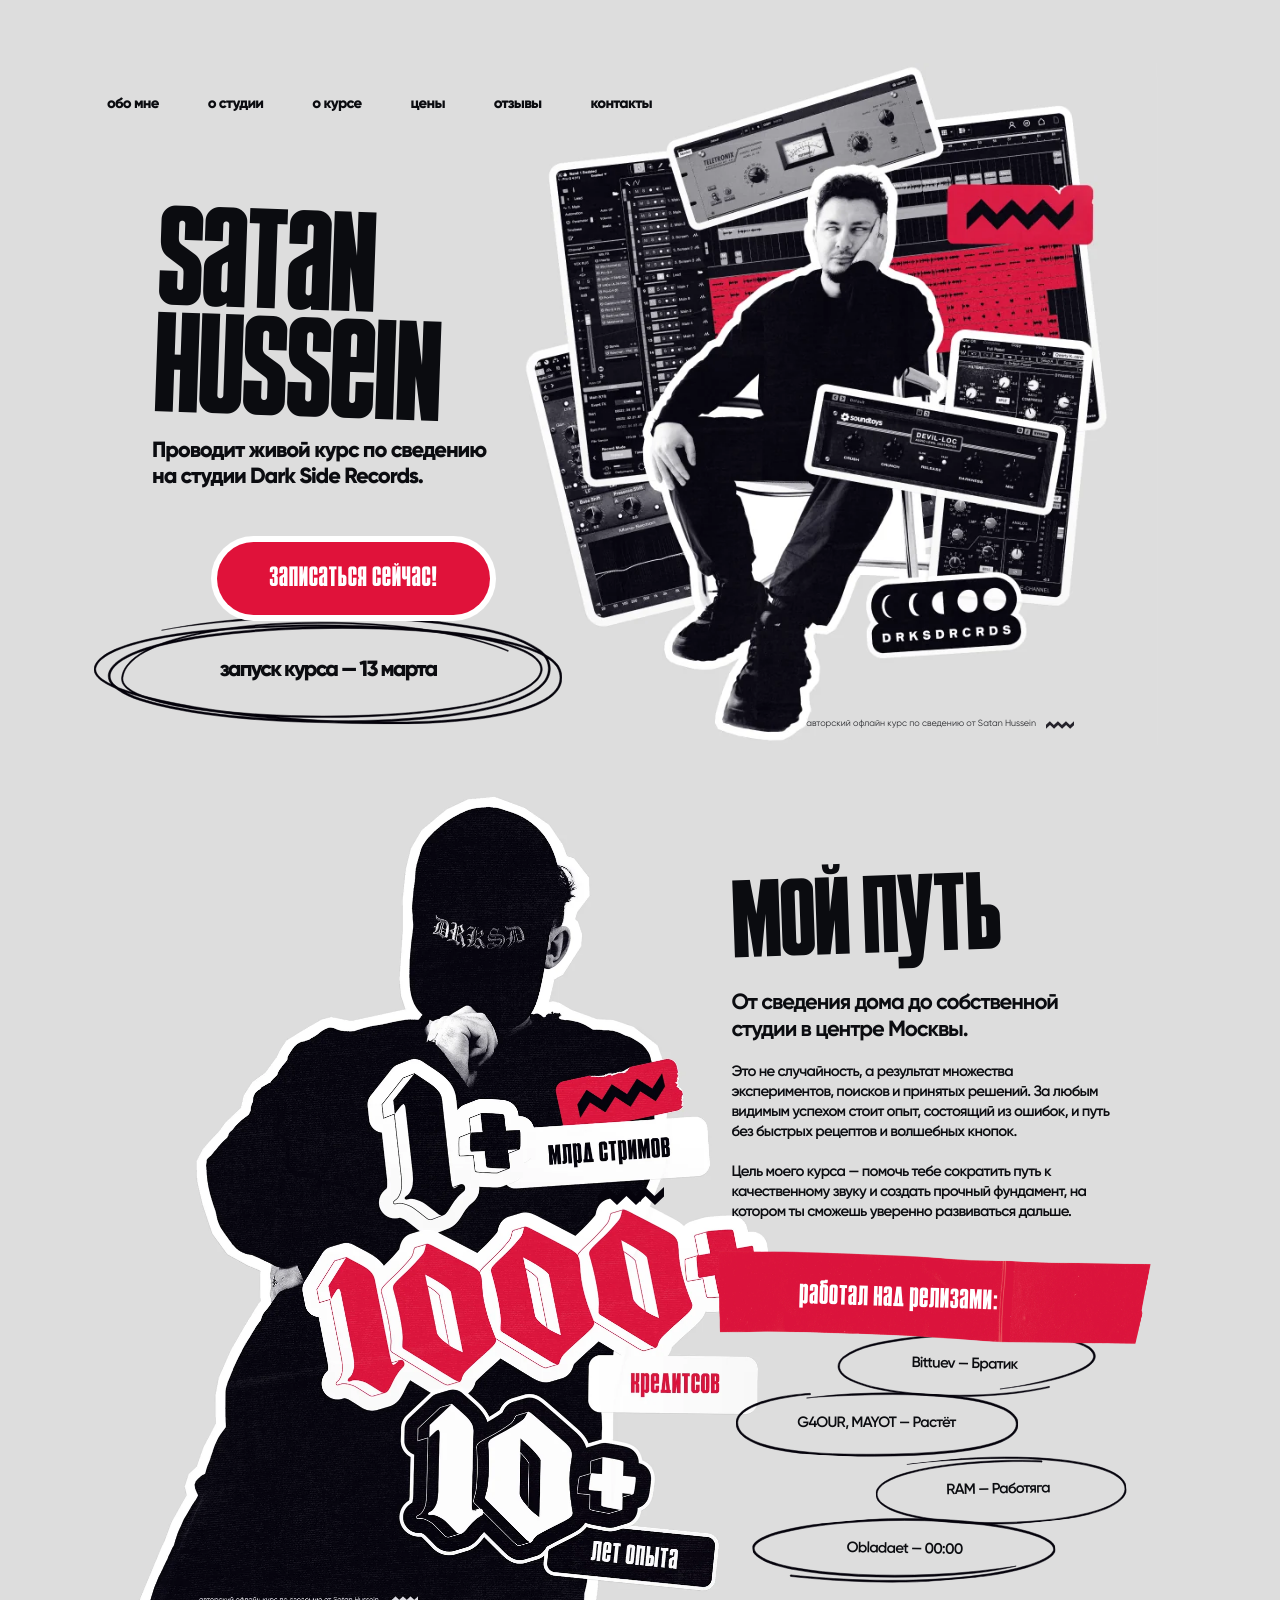
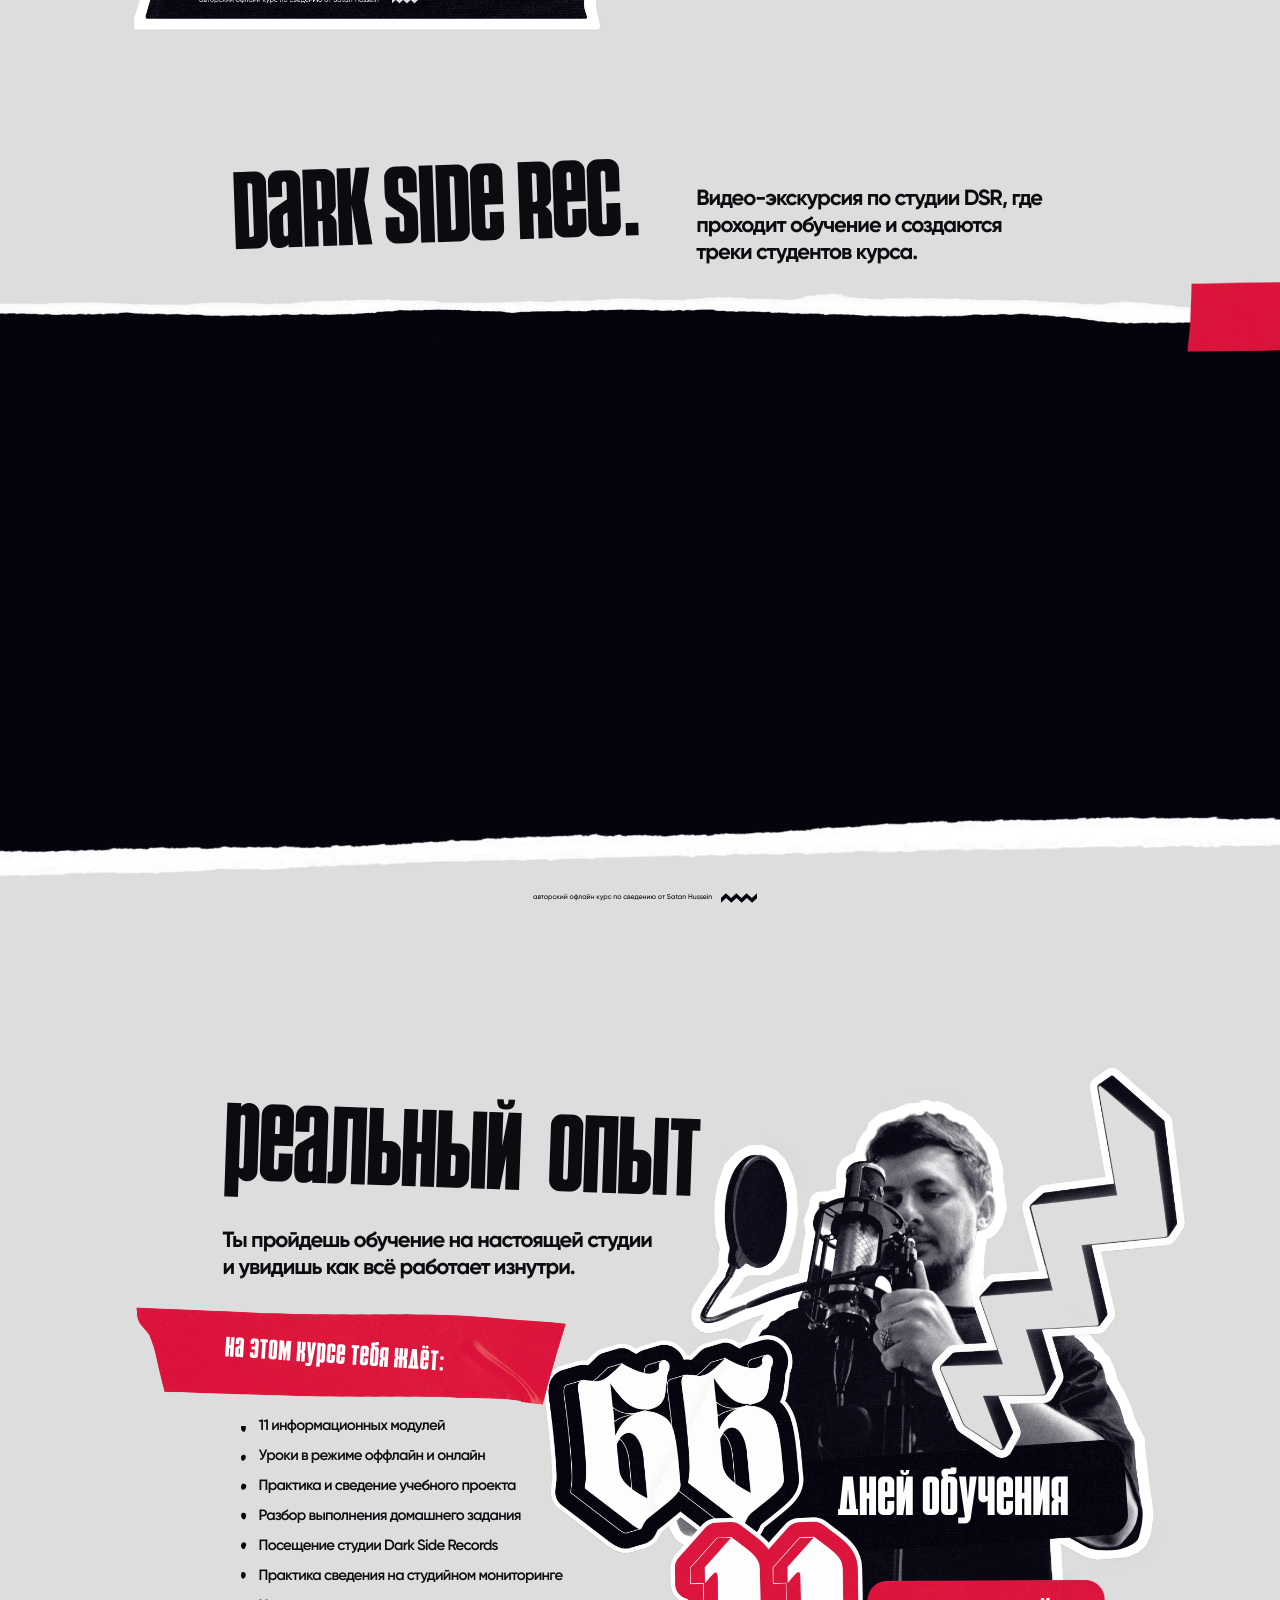
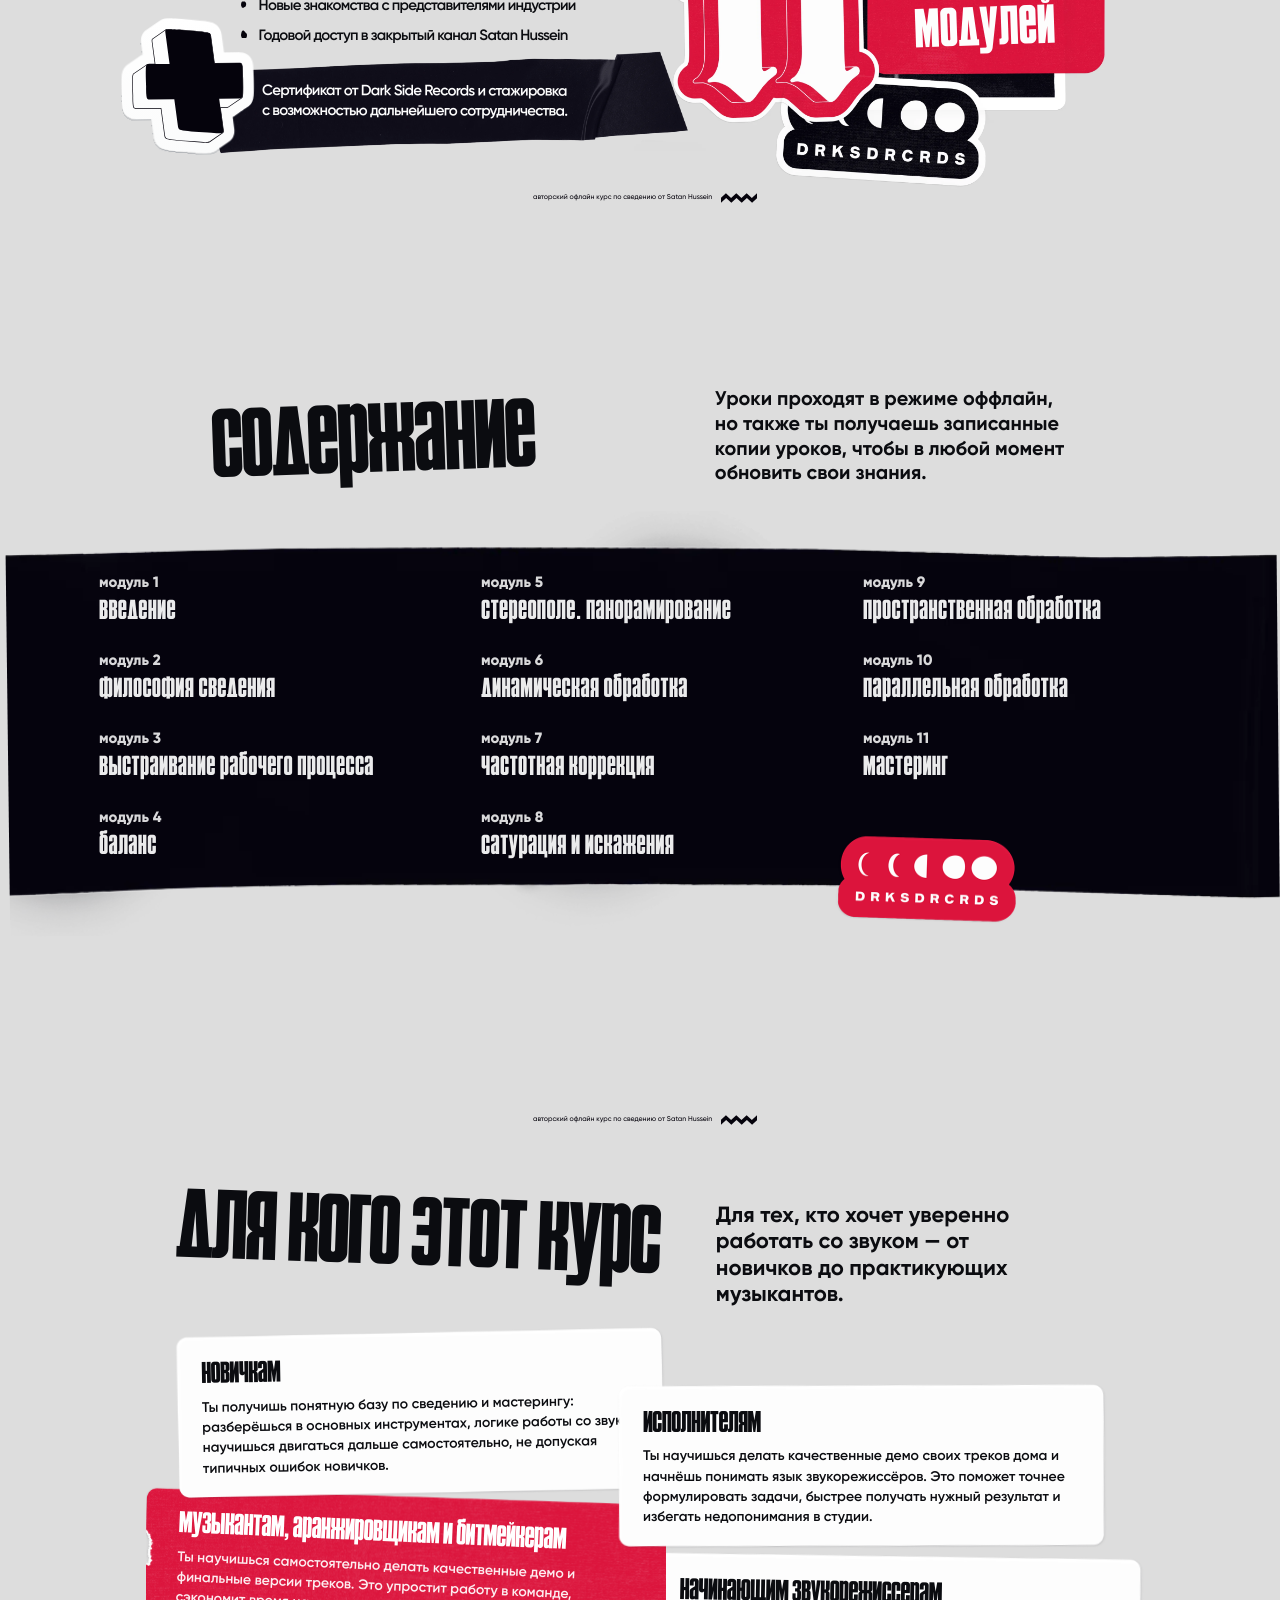
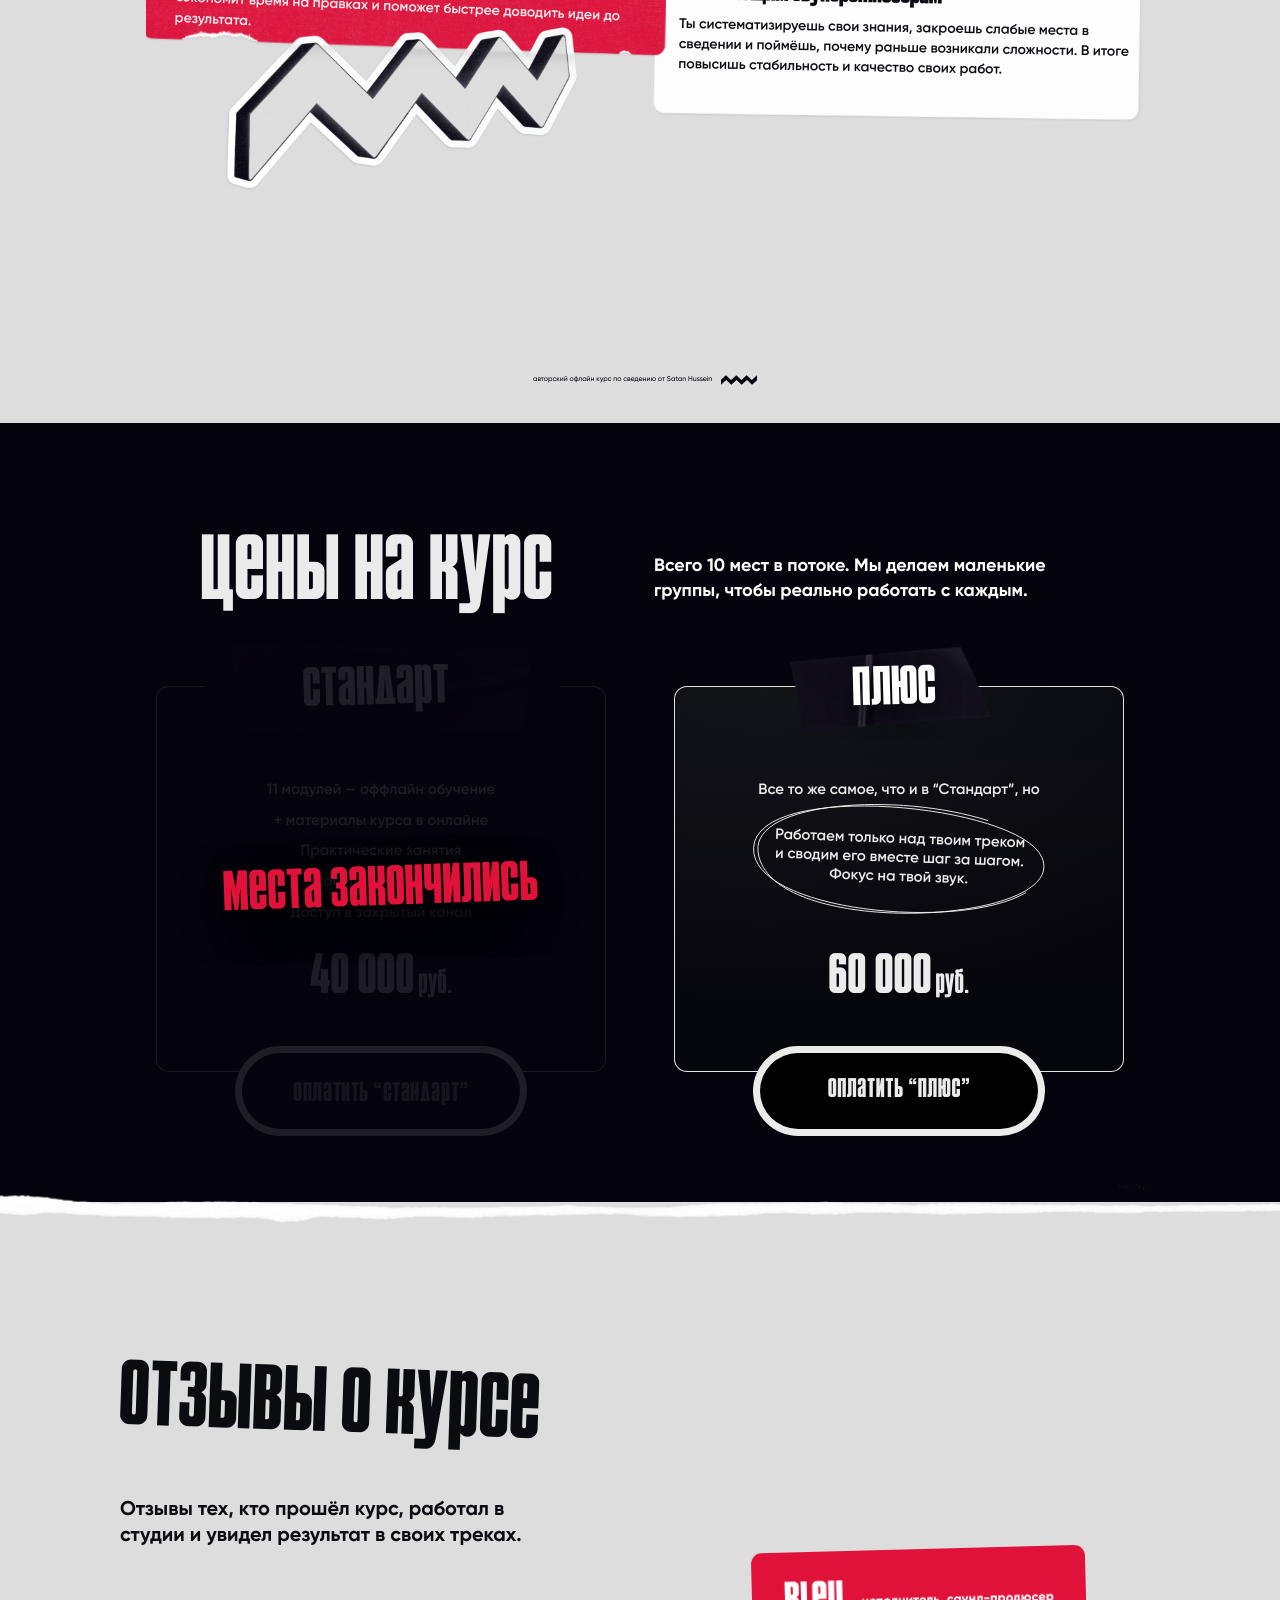
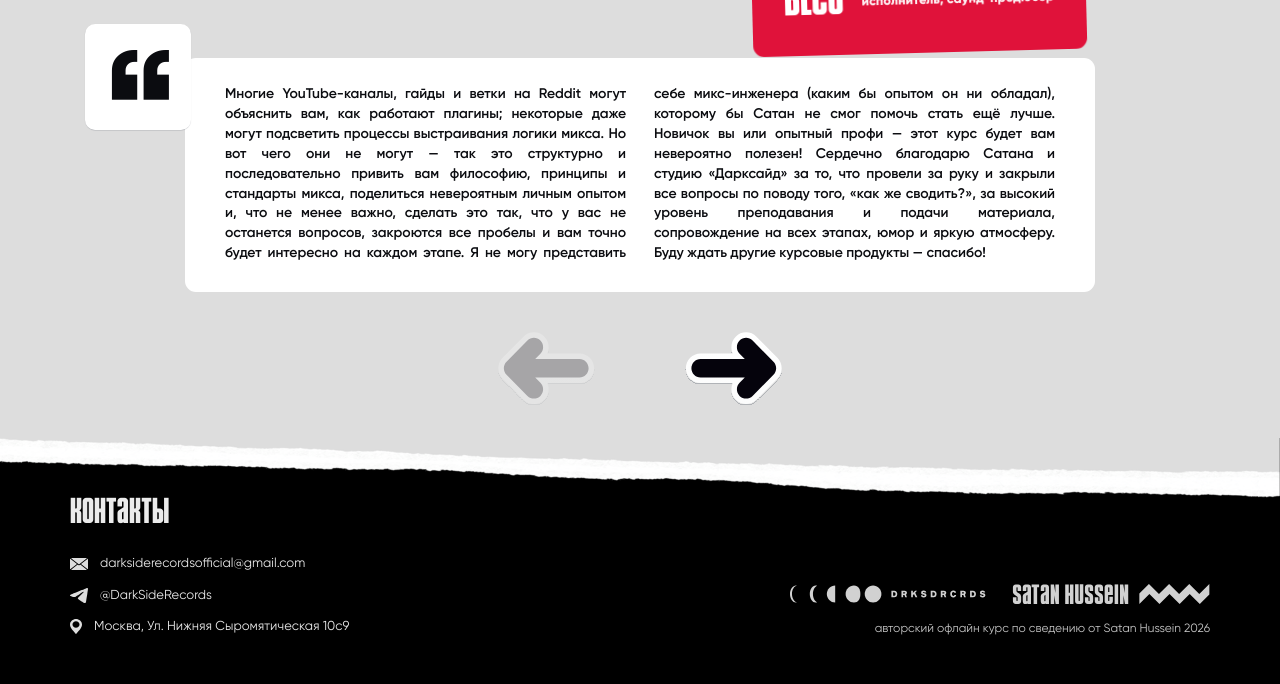
<file: index.html>
<!doctype html>
<html lang="ru">

<head>
  <meta charset="utf-8" />
  <meta name="viewport" content="width=device-width, initial-scale=1" />
  <title>Satan Hussein — курс по сведению</title>
  <meta name="description" content="Авторский офлайн курс по сведению от Satan Hussein на студии Dark Side Records." />
  <link rel="stylesheet" href="https://cdn.jsdelivr.net/npm/swiper@11/swiper-bundle.min.css" />
  <link rel="stylesheet" href="styles.css?v=price-ended-mask-20260728" />
  <script>
    if (window.matchMedia("(min-width: 768px) and (prefers-reduced-motion: no-preference)").matches) {
      document.documentElement.classList.add("motion-ready");
    }
  </script>
</head>

<body>

  <header class="site-header" id="top" data-site-nav>
    <div class="container site-header__inner">

      <nav class="site-nav site-header__nav" aria-label="Основная навигация">
        <ul class="site-nav__list">
          <li class="site-nav__item"><a class="site-nav__link" href="#about">обо мне</a></li>
          <li class="site-nav__item"><a class="site-nav__link" href="#studio">о студии</a></li>
          <li class="site-nav__item"><a class="site-nav__link" href="#course">о курсе</a></li>
          <li class="site-nav__item"><a class="site-nav__link" href="#prices">цены</a></li>
          <li class="site-nav__item"><a class="site-nav__link" href="#reviews">отзывы</a></li>
          <li class="site-nav__item"><a class="site-nav__link" href="#contacts">контакты</a></li>
        </ul>
      </nav>

      <button class="site-nav__toggle" type="button" aria-label="Открыть меню" aria-controls="site-menu"
        aria-expanded="false" data-nav-toggle>
        <span class="site-nav__toggle-line" aria-hidden="true"></span>
        <span class="site-nav__toggle-line" aria-hidden="true"></span>
        <span class="site-nav__toggle-line" aria-hidden="true"></span>
      </button>
    </div>

    <div class="site-nav__overlay" data-nav-overlay hidden>
      <div class="site-nav__drawer" id="site-menu" role="dialog" aria-modal="true" aria-label="Меню">
        <button class="site-nav__close" type="button" aria-label="Закрыть меню" data-nav-close></button>
        <nav class="site-nav__drawer-nav" aria-label="Мобильная навигация">
          <a class="site-nav__drawer-link" href="#about" data-nav-link>обо мне</a>
          <a class="site-nav__drawer-link" href="#studio" data-nav-link>о студии</a>
          <a class="site-nav__drawer-link" href="#course" data-nav-link>о курсе</a>
          <a class="site-nav__drawer-link" href="#prices" data-nav-link>цены</a>
          <a class="site-nav__drawer-link" href="#reviews" data-nav-link>отзывы</a>
          <a class="site-nav__drawer-link" href="#contacts" data-nav-link>контакты</a>
        </nav>
      </div>
    </div>
  </header>

  <main id="content">
    <section class="hero">
      <div class="container">
        <nav class="hero__nav" aria-label="Основная навигация" data-reveal="up" data-reveal-delay="80">
          <a class="hero__navLink" href="#about">обо мне</a>
          <a class="hero__navLink" href="#studio">о студии</a>
          <a class="hero__navLink" href="#course">о курсе</a>
          <a class="hero__navLink" href="#prices">цены</a>
          <a class="hero__navLink" href="#reviews">отзывы</a>
          <a class="hero__navLink" href="#contacts">контакты</a>
        </nav>
        <div class="hero__grid">
          <div class="hero__copy">
            <div class="hero__copy__wrap" data-reveal="left" data-reveal-delay="160">
              <h1 class="hero__title">
                <span class="hero__titleLine">satan</span>
                <span class="hero__titleLine">hussein</span>
              </h1>
              <p class="hero__lead">
                Проводит живой курс по сведению<br />
                на студии Dark Side Records.
              </p>
            </div>
            <div class="hero__cta" data-reveal="down" data-reveal-delay="300">
              <a class="btn btn--primary hero__btn" href="#prices"><span>записаться сейчас!</span></a>
              <div class="launch" aria-label="Дата запуска">
                <object class="launch__ring" data-launch-ring data="img/ring-with-stroke.svg?v=20260728-2" type="image/svg+xml" aria-hidden="true" tabindex="-1"></object>
                <span class="launch__text">запуск курса — 13 марта</span>
              </div>
            </div>
          </div>

          <div class="hero__media" aria-hidden="true" data-reveal="right" data-reveal-delay="220">
            <img class="hero__collage" src="img/collage-hero.webp" alt="" loading="eager" decoding="async" />
            <div class="hero__mediaNote" aria-hidden="true">
							<!-- <img src="img" alt=""> -->
              <span class="hero__mediaNoteText">авторский офлайн курс по сведению от Satan Hussein</span>
              <span class="hero__mediaNoteZigzag"></span>
            </div>
          </div>
        </div>
      </div>
    </section>

    <section class="section" id="about">
      <div class="container twoCol">
        <div class="twoCol__media collageStats" aria-label="Достижения" data-reveal="left">
          <img class="collageStats__img" src="img/collage-about2.webp" alt="" loading="lazy" decoding="async" />
          <img class="collageStats__mark" src="img/small_lines_logo.svg" alt="" aria-hidden="true" />
          <div class="collageStats__labels" aria-hidden="true">
            <!-- <div class="collageStats__label collageStats__label--streams">
              <span class="collageStats__small">млрд стримов</span>
            </div>
            <div class="collageStats__label collageStats__label--credits">
              <span class="collageStats__small">кредитсов</span>
            </div>
            <div class="collageStats__label collageStats__label--years">
              <span class="collageStats__small">лет опыта</span>
            </div> -->
          </div>
          <!-- <div class="collageStats__foot" aria-hidden="true">
            <span>авторский офлайн курс по сведению от Satan Hussein</span>
            <img src="img/small_lines_logo.svg" alt="" />
          </div> -->
        </div>
        <div class="twoCol__copy">
          <h2 class="h2" data-reveal="right">мой путь</h2>
          <p class="lead" data-reveal="right" data-reveal-delay="70">От сведения дома до собственной студии в центре Москвы.</p>
          <p class="p" data-reveal="right" data-reveal-delay="120">
            Это не случайность, а результат множества экспериментов, поисков и принятых решений. За любым видимым
            успехом стоит опыт, состоящий из ошибок, и путь без быстрых рецептов и волшебных кнопок.
          </p>
          <p class="p" data-reveal="right" data-reveal-delay="170">
            Цель моего курса — помочь тебе сократить путь к качественному звуку и создать прочный фундамент, на котором
            ты сможешь уверенно развиваться дальше.
          </p>

          <div class="tape" data-reveal="down" data-reveal-delay="100">
            <span class="tape__bg" aria-hidden="true"></span>
            <span class="tape__text">работал над релизами:</span>
          </div>
          <div class="collageContainer-mobile" data-reveal="down" data-reveal-delay="160">
            <div class="ovals-mobile">
              <div class="oval oval-bittuev">
                <span class="oval__ring" aria-hidden="true"></span>
                <div class="oval__text">
                  <div>Bittuev — Братик</div>
                  <div>G4OUR, MAYOT — Растёт</div>

                </div>
              </div>

              <div class="oval oval-ram">
                <span class="oval__ring" aria-hidden="true"></span>
                <div class="oval__text">
                  <div>RAM — Работяга</div>
                  <div>Obladaet — 00:00</div>

                </div>
              </div>
            </div>
            <img class="collageStats__img-mobile" src="img/road-mobile-collage.webp" alt="" loading="lazy"
              decoding="async" />
            <div class="collageStats__labels-mobile" aria-hidden="true">
              <div class="collageStats__label collageStats__label--streams">
                <span class="collageStats__small">млрд стримов</span>
              </div>
              <div class="collageStats__label collageStats__label--credits">
                <span class="collageStats__small">кредитсов</span>
              </div>
              <div class="collageStats__label collageStats__label--years">
                <span class="collageStats__small">лет опыта</span>
              </div>
            </div>
          </div>

          <div class="ovals" data-reveal="down" data-reveal-delay="160">
            <div class="oval oval-bittuev">
              <object class="oval__draw" data-svg-draw data="img/about-oval-bittuev-figma.svg" type="image/svg+xml" aria-hidden="true" tabindex="-1"></object>
              <span class="oval__ring" aria-hidden="true"></span>
              <div class="oval__text">
                <div>Bittuev — Братик</div>
              </div>
            </div>
            <div class="oval oval-mayot">
              <object class="oval__draw" data-svg-draw data="img/about-oval-mayot-figma.svg" type="image/svg+xml" aria-hidden="true" tabindex="-1"></object>
              <span class="oval__ring" aria-hidden="true"></span>
              <div class="oval__text">
                <div>G4OUR, MAYOT — Растёт</div>
              </div>
            </div>
            <div class="oval oval-ram">
              <object class="oval__draw" data-svg-draw data="img/about-oval-ram-figma.svg" type="image/svg+xml" aria-hidden="true" tabindex="-1"></object>
              <span class="oval__ring" aria-hidden="true"></span>
              <div class="oval__text">
                <div>RAM — Работяга</div>
              </div>
            </div>
            <div class="oval oval-obla">
              <object class="oval__draw" data-svg-draw data="img/about-oval-obla-figma.svg" type="image/svg+xml" aria-hidden="true" tabindex="-1"></object>
              <span class="oval__ring" aria-hidden="true"></span>
              <div class="oval__text">
                <div>Obladaet — 00:00</div>
              </div>
            </div>
          </div>
        </div>
      </div>
    </section>
		<section class="section" id="studio">
      <div class="container studio__inner">
        <div class="studio__head" data-reveal="up">
          <h2 class="h2 studio__title">dark side rec.</h2>
          <p class="lead studio__lead">Видео-экскурсия по студии DSR, где проходит обучение и создаются треки студентов курса.</p>
        </div>

        <div class="studio__stage" aria-label="Видео-экскурсия" data-video-reveal>
          <div class="studio__black">
            <div class="studio__video-frame">
              <iframe
                class="studio__video"
                src="https://www.youtube.com/embed/LJR9cGuu3yQ?si=VZ2dc4B62Mi1p7eP"
                title="Видео-экскурсия по студии"
                allow="accelerometer; autoplay; clipboard-write; encrypted-media; gyroscope; picture-in-picture; web-share"
                allowfullscreen
                loading="lazy"></iframe>
            </div>
            <span class="studio__curtain studio__curtain--top" aria-hidden="true"></span>
            <span class="studio__curtain studio__curtain--bottom" aria-hidden="true"></span>
          </div>
          <img class="studio__chrome studio__chrome--bottom" src="img/figma-studio-video-bottom-desktop.webp" alt="" aria-hidden="true" loading="lazy" decoding="async" />
          <img class="studio__chrome studio__chrome--top" src="img/figma-studio-video-top-desktop.webp" alt="" aria-hidden="true" loading="lazy" decoding="async" />
          <img class="studio__play" src="img/figma-studio-play.svg" alt="" aria-hidden="true" loading="lazy" decoding="async" />
        </div>

        <img class="studio__tape" src="img/figma-studio-tape-desktop.webp" alt="" aria-hidden="true" loading="lazy" decoding="async" />
        <div class="studio__foot" aria-hidden="true" data-reveal="down">
          <span>авторский офлайн курс по сведению от Satan Hussein</span>
          <span class="studio__zigzag"></span>
        </div>
      </div>
    </section>
		<section class="section course" id="course">
      <div class="container course__grid">
        <div class="course__copy">
          <h2 class="h2 course__title" data-reveal="left">реальный&nbsp;&nbsp;опыт</h2>
          <p class="lead course__lead" data-reveal="left" data-reveal-delay="80">Ты пройдешь обучение на настоящей студии <br/> и увидишь как всё работает изнутри.</p>

          <div class="course__tape" aria-hidden="true" data-reveal="down">
            <span class="course__tapeText">на этом курсе тебя ждёт:</span>
          </div>

          <ul class="course__list" data-reveal="down" data-reveal-delay="90">
            <span class="course__listRail" aria-hidden="true"></span>
            <li>11 информационных модулей</li>
            <li>Уроки в режиме оффлайн и онлайн</li>
            <li>Практика и сведение учебного проекта</li>
            <li>Разбор выполнения домашнего задания</li>
            <li>Посещение студии Dark Side Records</li>
            <li>Практика сведения на студийном мониторинге</li>
            <li>Новые знакомства с представителями индустрии</li>
            <li>Годовой доступ в закрытый канал Satan Hussein</li>
          </ul>

          <div class="course__certificate" data-reveal="down" data-reveal-delay="150">
            <img class="course__certificatePlus" src="img/figma-course-plus-desktop.svg" alt="" aria-hidden="true" loading="lazy"
              decoding="async" />
            <p class="course__certificateText">
              Сертификат от Dark Side Records и стажировка с возможностью дальнейшего сотрудничества.
            </p>
          </div>
        </div>

        <div class="course__art" aria-label="66 дней обучения, 11 модулей" data-reveal="right">
          <img class="course__collage course__collage--desktop" src="img/figma-course-collage-desktop.webp" alt="" loading="lazy" decoding="async" />
          <img class="course__collage course__collage--mobile" src="img/experience-mobile-collage.webp" alt="" loading="lazy" decoding="async" />
          <div class="course__labels" aria-hidden="true">
            <div class="course__label course__label--days">дней обучения</div>
            <div class="course__label course__label--modules">модулей</div>
          </div>
        </div>
        <div class="course__foot" aria-hidden="true" data-reveal="down">
          <span>авторский офлайн курс по сведению от Satan Hussein</span>
          <span class="course__zigzag"></span>
        </div>
      </div>
    </section>
    <section class="section program" id="program">
      <div class="program__head" data-reveal="up">
        <h2 class="h2 program__title">содержание</h2>
        <p class="lead program__lead">
          Уроки проходят в режиме оффлайн, но также ты получаешь записанные копии уроков, чтобы в любой момент обновить
          свои знания.
        </p>
      </div>

      <div class="program__panel" aria-label="Модули курса" data-reveal="down">
        <div class="program__panelInner">
          <div class="program__cols">
            <ol class="program__col" aria-label="Модули 1-4">
              <li class="module">
                <div class="module__n">Модуль 1</div>
                <div class="module__t">Введение</div>
              </li>
              <li class="module">
                <div class="module__n">Модуль 2</div>
                <div class="module__t">Философия сведения</div>
              </li>
              <li class="module">
                <div class="module__n">Модуль 3</div>
                <div class="module__t">Выстраивание рабочего процесса</div>
              </li>
              <li class="module">
                <div class="module__n">Модуль 4</div>
                <div class="module__t">Баланс</div>
              </li>
            </ol>

            <ol class="program__col" aria-label="Модули 5-8">
              <li class="module">
                <div class="module__n">Модуль 5</div>
                <div class="module__t">Стереополе. панорамирование</div>
              </li>
              <li class="module">
                <div class="module__n">Модуль 6</div>
                <div class="module__t">Динамическая обработка</div>
              </li>
              <li class="module">
                <div class="module__n">Модуль 7</div>
                <div class="module__t">Частотная коррекция</div>
              </li>
              <li class="module">
                <div class="module__n">Модуль 8</div>
                <div class="module__t">Сатурация и искажения</div>
              </li>
            </ol>

            <ol class="program__col" aria-label="Модули 9-11">
              <li class="module">
                <div class="module__n">Модуль 9</div>
                <div class="module__t">Пространственная обработка</div>
              </li>
              <li class="module">
                <div class="module__n">Модуль 10</div>
                <div class="module__t">Параллельная обработка</div>
              </li>
              <li class="module">
                <div class="module__n">Модуль 11</div>
                <div class="module__t">Мастеринг</div>
              </li>
            </ol>
          </div>
        </div>
      </div>
      <div class="section__foot program__foot" aria-hidden="true">
        <span>авторский офлайн курс по сведению от Satan Hussein</span>
        <span class="section__zigzag"></span>
      </div>
    </section>

    <section class="section audience" id="audience">
      <div class="container audience__head" data-reveal="up">
        <h2 class="h2 audience__title">для кого этот курс</h2>
        <p class="lead audience__lead">
          Для тех, кто хочет уверенно работать со звуком — от новичков до практикующих музыкантов.
        </p>
      </div>

      <div class="container audience__body">
        <div class="audienceStage" aria-label="Для кого этот курс">
          <article class="audienceCard audienceCard--novice" data-reveal="left">
            <h3 class="audienceCard__title">новичкам</h3>
            <p class="audienceCard__text">
              Ты получишь понятную базу по сведению и мастерингу: разберёшься в основных инструментах, логике работы со
              звуком и научишься двигаться дальше самостоятельно, не допуская типичных ошибок новичков.
            </p>
          </article>

          <article class="audienceCard audienceCard--performer" data-reveal="right">
            <h3 class="audienceCard__title">исполнителям</h3>
            <p class="audienceCard__text">
              Ты научишься делать качественные демо своих треков дома и начнёшь понимать язык звукорежиссёров. Это
              поможет точнее формулировать задачи, быстрее получать нужный результат и избегать недопонимания в студии.
            </p>
          </article>

          <article class="audienceCard audienceCard--red" data-reveal="left" data-reveal-delay="80">
            <h3 class="audienceCard__title">музыкантам, аранжировщикам и битмейкерам</h3>
            <p class="audienceCard__text">
              Ты научишься самостоятельно делать качественные демо и финальные версии треков. Это упростит работу в
              команде, сэкономит время на правках и поможет быстрее доводить идеи до результата.
            </p>
          </article>

          <article class="audienceCard audienceCard--engineer" data-reveal="right" data-reveal-delay="80">
            <h3 class="audienceCard__title">начинающим звукорежиссерам</h3>
            <p class="audienceCard__text">
              Ты систематизируешь свои знания, закроешь слабые места в сведении и поймёшь, почему раньше возникали
              сложности. В итоге повысишь стабильность и качество своих работ.
            </p>
          </article>
          <img class="audienceStage__collage" src="img/for/5.5 1.svg" alt="" aria-hidden="true" loading="lazy" data-reveal="down" data-reveal-delay="150"
            decoding="async" />
        </div>
      </div>
      <div class="section__foot audience__foot" aria-hidden="true">
        <span>авторский офлайн курс по сведению от Satan Hussein</span>
        <span class="section__zigzag"></span>
      </div>
    </section>
		<section class="section section--dark"  id="prices">
      <div class="container">
        <div class="pricesHeader" data-reveal="up">
          <div>
            <h2 class="h2 h2--invert">цены на курс</h2>
          </div>
          <p class="pricesHeader__note">
            Всего 10 мест в потоке. Мы делаем маленькие группы, чтобы реально работать с каждым.
          </p>
        </div>

        <div class="pricing">
          <article class="priceCard priceCard--ended" data-reveal="left">
						<div class="priceCard__soldOverlay" aria-hidden="true"></div>
            <div class="priceCard__labelMask" aria-hidden="true"></div>
            <div class="priceCard__label priceCard__label--img priceCard__label--standart" aria-label="Стандарт">
              <span class="priceCard__labelText" aria-hidden="true">Стандарт</span>
            </div>
            <div class="priceCard__content">
              <div class="priceCard__body">
                <p>11 модулей — оффлайн обучение</p>
                <p>+ материалы курса в онлайне</p>
                <p>Практические занятия</p>
                <p>Посещение студии</p>
                <p>Доступ в закрытый канал</p>
              </div>
              <div class="priceCard__price"><span class="priceCard__num">40 000</span> <span>руб.</span></div>
              <a class="btn btn--ghost btn--price priceCard__btn priceCard__btn--active" href="#"
                aria-label="Оплатить тариф стандарт">оплатить “стандарт”</a>
            </div>
            <div class="priceCard__soldState" role="status">
              <div class="priceCard__ended">места закончились</div>
            </div>
            <button class="btn btn--ghost btn--price priceCard__btn priceCard__btn--ended" type="button" disabled
              aria-disabled="true">оплатить “стандарт”</button>
          </article>

          <article class="priceCard priceCard--plus" data-reveal="right">
            <div class="priceCard__label priceCard__label--img priceCard__label--plusTape" aria-label="Плюс">
              <span class="priceCard__labelText" aria-hidden="true" >ПЛЮС</span>
            </div>
            <div class="priceCard__body">
              <p>Все то же самое, что и в “Стандарт”, но</p>
              <div class="focus">
                <span class="focus__ring" aria-hidden="true"></span>
                <p class="focus__text">
                  Работаем только над твоим треком<br />
                  и сводим его вместе шаг за шагом.<br />
                  Фокус на твой звук.
                </p>
              </div>
            </div>
            <div class="priceCard__price"><span class="priceCard__num">60 000</span> <span>руб.</span></div>
            <a class="btn btn--ghost btn--price priceCard__btn" href="#" aria-label="Оплатить тариф плюс">оплатить
              “плюс”</a>
          </article>

          <img class="about_img" src="img/about/collage-bottom.svg" alt="" data-reveal="down">
        </div>
      </div>
    </section>

    <section class="section" id="reviews">
      <div class="container">
        <h2 class="h2 reviews__title" data-reveal="left">отзывы о курсе</h2>
        <p class="lead" data-reveal="left" data-reveal-delay="80">Отзывы тех, кто прошёл курс, работал в студии и увидел результат в своих треках.</p>

        <div class="reviews" data-reviews>
          <div class="reviews__viewport swiper" data-reviews-viewport role="region" aria-label="Отзывы (слайдер)" data-reveal="right">
            <div class="swiper-wrapper">
            <article class="review swiper-slide review--bleu" id="review-1">
              <div class="review__body">
                <div class="review__quote" aria-hidden="true">“</div>
                <header class="review__head">
                  <div class="review__tag">
                    <span class="review__name">BLEU</span>
                    <span class="review__role">исполнитель, саунд-продюсер</span>
                  </div>
                </header>
                <p class="review__text">
                  Многие YouTube-каналы, гайды и ветки на Reddit могут объяснить вам, как работают плагины; некоторые даже
                  могут подсветить процессы выстраивания логики микса. Но вот чего они не могут — так это структурно и
                  последовательно привить вам философию, принципы и стандарты микса, поделиться невероятным личным опытом
                  и, что не менее важно, сделать это так, что у вас не останется вопросов, закроются все пробелы и вам
                  точно будет интересно на каждом этапе. Я не могу представить себе микс-инженера (каким бы опытом он ни
                  обладал), которому бы Сатан не смог помочь стать ещё лучше. Новичок вы или опытный профи — этот курс
                  будет вам невероятно полезен! Сердечно благодарю Сатана и студию «Дарксайд» за то, что провели за руку
                  и закрыли все вопросы по поводу того, «как же сводить?», за высокий уровень преподавания и подачи
                  материала, сопровождение на всех этапах, юмор и яркую атмосферу. Буду ждать другие курсовые продукты —
                  спасибо!
                </p>
              </div>
            </article>

            <article class="review swiper-slide review--vision" id="review-2">
              <div class="review__body">
                <div class="review__quote" aria-hidden="true">“</div>
                <header class="review__head">
                  <div class="review__tag">
                    <span class="review__name">VISION 13</span>
                    <span class="review__role">Артист / Звукорежиссер</span>
                  </div>
                </header>
                <p class="review__text">
                  На самом деле, этот курс ровно в одном и том же виде будет полезен как новичку, так и уже опытному
                  музыканту — новичок получит всю необходимую базу для дальнейшего развития, более опытные люди смогут ее
                  закрепить (повторение — мать учения), местами переосмыслить то, как они работают с музыкой.
                </p>
              </div>
            </article>

            <article class="review swiper-slide review--atlantis" id="review-3">
              <div class="review__body">
                <div class="review__quote" aria-hidden="true">“</div>
                <header class="review__head">
                  <div class="review__tag">
                    <span class="review__name">
                      <span class="review__nameSmall">Тимофей</span>
                      <span class="review__nameBig">ATLANTIS SHUTTLE</span>
                    </span>
                    <span class="review__role">Артист / Звукорежиссер</span>
                  </div>
                </header>
                <p class="review__text">
                  Курс супер! Хоть я и являюсь «продолжающим», открыл для себя много критично важных моментов в работе.
                  Информация помогает быстрее понять процесс подготовки к работе, наметить главные этапы и задачи микса,
                  как решить эти задачи и прийти к финалу. Думаю, что огромный опыт Павла помогает сэкономить много
                  времени ученикам, так как изначально проповедуется правильный и актуальный подход к любым действиям
                  звукорежиссера.
                </p>
              </div>
            </article>

            <article class="review swiper-slide review--miroslav" id="review-4">
              <div class="review__body">
                <div class="review__quote" aria-hidden="true">“</div>
                <header class="review__head">
                  <div class="review__tag">
                    <span class="review__name">Мирослав</span>
                    <span class="review__role">Артист / Звукорежиссер</span>
                  </div>
                </header>
                <p class="review__text">
                  На самом деле, этот курс ровно в одном и том же виде будет полезен как новичку, так и уже опытному
                  музыканту — новичок получит всю необходимую базу для дальнейшего развития, более опытные люди смогут ее
                  закрепить (повторение — мать учения), местами переосмыслить то, как они работают с музыкой. Из плюсов —
                  возможность посещать студию и наблюдать за процессами записи/сведения (при согласии гостя, разумеется).
                  Отзывчивость, когда у тебя есть вопросы/требуется мнение по своим проектам, причем как от самого
                  преподавателя, так и от других учеников.
                </p>
              </div>
            </article>

            <article class="review swiper-slide review--short review--ulitsa review-slide--desktop" id="review-5-desktop">
              <div class="review__body">
                <div class="review__quote" aria-hidden="true">“</div>
                <header class="review__head">
                  <div class="review__tag">
                    <span class="review__name">Улица</span>
                    <span class="review__role">Артист / Звукорежиссер</span>
                  </div>
                </header>
                <p class="review__text">У меня чет звук в каких-то неебических масштабах расти начал.</p>
              </div>
            </article>

            <article class="review swiper-slide review--short review--stanislav review-slide--desktop" id="review-6-desktop">
              <div class="review__body">
                <div class="review__quote" aria-hidden="true">“</div>
                <header class="review__head">
                  <div class="review__tag">
                    <span class="review__name">Станислав</span>
                    <span class="review__role">Артист / Звукорежиссер</span>
                  </div>
                </header>
                <p class="review__text">
                  Плюсы курса: Гибкость во времени встреч, небольшое количество участников группы, неформальная
                  обстановка, участие в реальных кейсах, информация, материалы и подача.
                </p>
              </div>
            </article>

            <div class="review-pair review-pair--mobile swiper-slide" role="group" aria-label="Короткие отзывы">
              <article class="review review--short review--ulitsa" id="review-5">
                <div class="review__body">
                  <div class="review__quote" aria-hidden="true">“</div>
                  <header class="review__head">
                    <div class="review__tag">
                      <span class="review__name">Улица</span>
                      <span class="review__role">Артист / Звукорежиссер</span>
                    </div>
                  </header>
                  <p class="review__text">У меня чет звук в каких-то неебических масштабах расти начал.</p>
                </div>
              </article>

              <article class="review review--short review--stanislav" id="review-6">
                <div class="review__body">
                  <div class="review__quote" aria-hidden="true">“</div>
                  <header class="review__head">
                    <div class="review__tag">
                      <span class="review__name">Станислав</span>
                      <span class="review__role">Артист / Звукорежиссер</span>
                    </div>
                  </header>
                  <p class="review__text">
                    Плюсы курса: Гибкость во времени встреч, небольшое количество участников группы, неформальная
                    обстановка, участие в реальных кейсах, информация, материалы и подача.
                  </p>
                </div>
              </article>
            </div>
            </div>
          </div>

          <div class="reviews__controls" data-reveal="down">
            <button class="reviewArrow" type="button" aria-label="Предыдущий отзыв" data-reviews-prev>
              <img class="reviewArrow__icon reviewArrow__icon--prev" src="img/about/arrow.svg" alt="" aria-hidden="true" loading="lazy" decoding="async" />
            </button>
            <button class="reviewArrow" type="button" aria-label="Следующий отзыв" data-reviews-next>
              <img class="reviewArrow__icon reviewArrow__icon--next" src="img/about/arrow.svg" alt="" aria-hidden="true" loading="lazy" decoding="async" />
            </button>
          </div>
        </div>
      </div>
    </section>

    <div class="footerLead">
      <a class="toTop" href="#top" aria-label="Наверх">
        <img class="toTop__icon" src="img/about/arrow.svg" alt="" aria-hidden="true" loading="lazy" decoding="async" />
      </a>
    </div>
    <footer class="section section--dark" id="contacts">
      <div class="container contacts">
        <div class="contacts__grid">
          <div class="contacts__left">
            <h2 class="h2 h2--invert contacts__title">контакты</h2>

            <ul class="contacts__list">
              <li>
                <svg width="18" height="12" viewBox="0 0 18 12" fill="none" xmlns="http://www.w3.org/2000/svg">
									<path d="M0.551743 0.92882L6.68764 5.77566C6.83819 5.89497 6.83819 6.10576 6.68764 6.22507L0.551743 11.0712C0.336905 11.241 0 11.1034 0 10.8465V1.15352C0 0.896615 0.336905 0.759012 0.551743 0.92882ZM8.78069 6.34291L1.41272 0.52333C1.18242 0.34108 1.32565 0 1.63244 0H16.3684C16.6752 0 16.8184 0.341812 16.5881 0.52333L9.22013 6.34291C9.09481 6.44172 8.90682 6.44172 8.7815 6.34291H8.78069ZM7.44039 6.71619C7.56571 6.61738 7.7537 6.61738 7.87902 6.71619L8.70094 7.36542C8.78638 7.43275 8.89299 7.46715 9.00041 7.46715C9.10783 7.46715 9.21362 7.43349 9.29988 7.36542L10.1218 6.71619C10.2471 6.61738 10.4351 6.61738 10.5604 6.71619L16.5873 11.4767C16.8176 11.6589 16.6744 12 16.3676 12H1.63163C1.32483 12 1.18161 11.6582 1.41191 11.4767L7.43958 6.71619H7.44039ZM11.3124 5.77566L17.4483 0.92882C17.6631 0.759012 18 0.896615 18 1.15352V10.8472C18 11.1041 17.6631 11.2417 17.4483 11.0719L11.3124 6.22507C11.1618 6.10576 11.1618 5.89497 11.3124 5.77566Z" fill="#DDDDDD"/>
								</svg>
                <a href="mailto:darksiderecordsofficial@gmail.com">darksiderecordsofficial@gmail.com</a>
              </li>
              <li>
                <svg width="18" height="15" viewBox="0 0 18 15" fill="none" xmlns="http://www.w3.org/2000/svg">
									<path d="M1.10474 6.5387C1.10474 6.5387 9.06606 3.24235 11.8277 2.08319C12.888 1.61832 16.4763 0.133143 16.4763 0.133143C16.4763 0.133143 18.1296 -0.518884 17.9918 1.06288C17.9439 1.71491 17.5785 3.98493 17.2071 6.44211C16.656 9.91959 16.0569 13.7231 16.0569 13.7231C16.0569 13.7231 15.9671 14.7917 15.1823 14.9728C14.3976 15.16 13.1096 14.3268 12.882 14.1397C12.6963 14.0008 9.43148 11.9119 8.23338 10.8916C7.9099 10.6139 7.54448 10.0584 8.28131 9.40642C9.93468 7.87898 11.9175 5.97724 13.1096 4.76978C13.6607 4.21435 14.2119 2.91633 11.9115 4.49206C8.64673 6.76208 5.42386 8.89928 5.42386 8.89928C5.42386 8.89928 4.68703 9.36416 3.30923 8.94758C1.93142 8.53101 0.319987 7.97558 0.319987 7.97558C0.319987 7.97558 -0.782258 7.28129 1.10474 6.5387Z" fill="#DDDDDD"/>
								</svg>
                <a href="https://t.me/DarkSideRecords" aria-label="Telegram">@DarkSideRecords</a>
              </li>
              <li>
                <svg width="12" height="15" viewBox="0 0 12 15" fill="none" xmlns="http://www.w3.org/2000/svg">
									<path d="M10.1241 1.57529C8.98528 0.525037 7.49262 0 5.99996 0C4.5073 0 3.01464 0.525037 1.87583 1.57529C-0.401985 3.67563 -0.700912 6.6413 1.50716 9.65089C2.62838 11.179 5.99996 15 5.99996 15C5.99996 15 9.37154 11.179 10.4928 9.65089C12.701 6.6413 12.4019 3.67563 10.1241 1.57529ZM5.99996 8.76896C4.06158 8.76896 2.49008 7.31992 2.49008 5.53257C2.49008 3.74522 4.06158 2.29617 5.99996 2.29617C7.93835 2.29617 9.50984 3.74522 9.50984 5.53257C9.50984 7.31992 7.93835 8.76896 5.99996 8.76896Z" fill="#DDDDDD"/>
								</svg>
                <a href="https://yandex.ru/maps/-/CTVCRPOZ" target="_blank" rel="noopener noreferrer">Москва, Ул. Нижняя Сыромятическая 10с9</a>
              </li>
            </ul>
          </div>

          <div class="contacts__right">
            <div class="contacts__logos" aria-hidden="true">
              <picture>
                <source media="(max-width: 767px)" srcset="img/footer-mobile-logo.png">
                <img src="img/about/footer-logo.svg" alt="">
              </picture>
            </div>
            <p class="contacts__foot">
              <span>авторский офлайн курс по сведению от Satan Hussein</span>
              <span>2026</span>
            </p>
          </div>
        </div>
      </div>
    </footer>
  </main>

  <script src="https://cdn.jsdelivr.net/npm/swiper@11/swiper-bundle.min.js"></script>
  <script src="bundles/anime.umd.min.js"></script>
  <script src="animations.js?v=svg-draw-fast-20260728"></script>
  <script>
    (() => {
      const navRoot = document.querySelector("[data-site-nav]");
      const navToggle = document.querySelector("[data-nav-toggle]");
      const navOverlay = document.querySelector("[data-nav-overlay]");
      const navClose = document.querySelector("[data-nav-close]");
      const navLinks = navOverlay?.querySelectorAll("[data-nav-link]") ?? [];
      let focusedBeforeMenu = null;

      if (navRoot && navToggle && navOverlay && navClose) {
        let headerHeight = navRoot.offsetHeight;

        const syncHeaderOffset = () => {
          headerHeight = navRoot.offsetHeight;
          document.documentElement.style.setProperty("--site-header-offset", `${headerHeight}px`);
        };

        const updateHeaderPosition = () => {
          navRoot.classList.toggle("site-header--fixed", window.scrollY >= headerHeight);
        };

        const updateNavTone = () => {
          const toggleBox = navToggle.getBoundingClientRect();
          const probeY = toggleBox.top + toggleBox.height / 2;
          const pricesSection = document.querySelector("#prices");
          const contactsSection = document.querySelector("#contacts");
          const pricesRect = pricesSection?.getBoundingClientRect();
          const contactsRect = contactsSection?.getBoundingClientRect();
          const isDarkPrices = pricesRect ? pricesRect.top <= probeY && pricesRect.bottom >= probeY : false;
          const contactsLightCap = window.matchMedia("(max-width: 767px)").matches ? 190 : 0;
          const isDarkContacts = contactsRect
            ? contactsRect.top + contactsLightCap <= probeY && contactsRect.bottom >= probeY
            : false;
          const isDark = isDarkPrices || isDarkContacts;
          navToggle.classList.toggle("site-nav__toggle--light", isDark);
        };

        const closeMenu = () => {
          navRoot.classList.remove("site-nav--open");
          document.body.classList.remove("is-menu-open");
          navToggle.setAttribute("aria-expanded", "false");
          navToggle.setAttribute("aria-label", "Открыть меню");
          window.setTimeout(() => {
            if (!navRoot.classList.contains("site-nav--open")) {
              navOverlay.hidden = true;
            }
          }, 180);
          focusedBeforeMenu?.focus();
        };

        const openMenu = () => {
          focusedBeforeMenu = document.activeElement;
          navOverlay.hidden = false;
          void navOverlay.offsetWidth;
          navRoot.classList.add("site-nav--open");
          document.body.classList.add("is-menu-open");
          navToggle.setAttribute("aria-expanded", "true");
          navToggle.setAttribute("aria-label", "Закрыть меню");
          navClose.focus();
        };

        navToggle.addEventListener("click", () => {
          if (navRoot.classList.contains("site-nav--open")) {
            closeMenu();
          } else {
            openMenu();
          }
        });

        navClose.addEventListener("click", closeMenu);
        navOverlay.addEventListener("click", (event) => {
          if (event.target === navOverlay) closeMenu();
        });
        const setActiveDrawerLink = (activeLink) => {
          navLinks.forEach((link) => {
            const isActive = link === activeLink;
            link.classList.toggle("site-nav__drawer-link--active", isActive);
            if (isActive) {
              link.setAttribute("aria-current", "page");
            } else {
              link.removeAttribute("aria-current");
            }
          });
        };

        navLinks.forEach((link) => {
          link.addEventListener("click", () => {
            setActiveDrawerLink(link);
            closeMenu();
          });
        });

        document.addEventListener("keydown", (event) => {
          if (event.key === "Escape" && navRoot.classList.contains("site-nav--open")) {
            closeMenu();
          }
        });

        window.addEventListener("resize", () => {
          syncHeaderOffset();
          updateHeaderPosition();
          updateNavTone();

          if (window.matchMedia("(min-width: 1024px)").matches && navRoot.classList.contains("site-nav--open")) {
            closeMenu();
          }
        });

        window.addEventListener("scroll", () => {
          updateHeaderPosition();
          updateNavTone();
        }, { passive: true });
        syncHeaderOffset();
        updateHeaderPosition();
        updateNavTone();
      }

      const viewport = document.querySelector("[data-reviews-viewport]");
      const prev = document.querySelector("[data-reviews-prev]");
      const next = document.querySelector("[data-reviews-next]");
      const toTop = document.querySelector(".toTop");

      if (toTop) {
        toTop.addEventListener("click", (event) => {
          event.preventDefault();
          window.scrollTo({ top: 0, behavior: "smooth" });
          history.replaceState(null, "", window.location.pathname);
        });
      }

      if (viewport && prev && next) {
        const canInitSwiper = typeof Swiper === "function";
        if (!canInitSwiper) return;

        const swiper = new Swiper(viewport, {
          slidesPerView: 1,
          spaceBetween: 140,
          speed: 520,
          resistanceRatio: 0.65,
          watchOverflow: true,
          breakpoints: {
            0: { spaceBetween: 70 },
            721: { spaceBetween: 120 },
            1100: { spaceBetween: 160 },
          },
          navigation: {
            prevEl: prev,
            nextEl: next,
            disabledClass: "isDisabled",
          },
        });

        const syncDisabled = () => {
          prev.disabled = swiper.isBeginning;
          next.disabled = swiper.isEnd;
        };

        swiper.on("init", syncDisabled);
        swiper.on("slideChange", syncDisabled);
        swiper.on("resize", syncDisabled);
        syncDisabled();

        const mobileReviews = window.matchMedia("(max-width: 767px)");
        let swipeHintShown = false;
        let swipeHintTimer = 0;
        let reviewsAreVisible = false;

        const cancelSwipeHint = () => {
          if (!swipeHintTimer) return;
          window.clearTimeout(swipeHintTimer);
          swipeHintTimer = 0;
        };

        swiper.on("touchStart", () => {
          swipeHintShown = true;
          cancelSwipeHint();
        });

        if ("IntersectionObserver" in window) {
          const reviewsObserver = new IntersectionObserver((entries) => {
            reviewsAreVisible = entries[0].isIntersecting;

            if (!reviewsAreVisible) {
              cancelSwipeHint();
              return;
            }

            if (swipeHintShown || !mobileReviews.matches || swiper.activeIndex !== 0) return;

            swipeHintTimer = window.setTimeout(() => {
              swipeHintTimer = 0;
              if (!reviewsAreVisible || !mobileReviews.matches || swiper.activeIndex !== 0) return;

              swipeHintShown = true;
              swiper.slideNext(700);
              reviewsObserver.disconnect();
            }, 500);
          }, { threshold: 0.35 });

          reviewsObserver.observe(viewport);
        }
      }
    })();
  </script>
</body>

</html>
</file>
<file: styles.css>
@font-face {
  font-family: "Ekran";
  src: url("fonts/Ekran/ekran_bold.ttf") format("truetype");
  font-weight: 700;
  font-style: normal;
  font-display: swap;
}

@font-face {
  font-family: "Gilroy";
  src: url("fonts/Gilroy/Gilroy-Light_0.ttf") format("truetype");
  font-weight: 300;
  font-style: normal;
  font-display: swap;
}

@font-face {
  font-family: "Gilroy";
  src: url("fonts/Gilroy/Gilroy-Regular_0.ttf") format("truetype");
  font-weight: 400;
  font-style: normal;
  font-display: swap;
}

@font-face {
  font-family: "Gilroy-Medium";
  src: url("fonts/Gilroy/Gilroy-Medium_0.ttf") format("truetype");
  font-weight: 500;
  font-style: normal;
  font-display: swap;
}

@font-face {
  font-family: "Gilroy";
  src: url("fonts/Gilroy/Gilroy-Semibold_0.ttf") format("truetype");
  font-weight: 600;
  font-style: normal;
  font-display: swap;
}

@font-face {
  font-family: "Gilroy-Bold";
  src: url("fonts/Gilroy/Gilroy-Bold_0.ttf") format("truetype");
  font-weight: 700;
  font-style: normal;
  font-display: swap;
}

@font-face {
  font-family: "Gilroy";
  src: url("fonts/Gilroy/Gilroy-Extrabold_0.ttf") format("truetype");
  font-weight: 800;
  font-style: normal;
  font-display: swap;
}

@font-face {
  font-family: "Gilroy";
  src: url("fonts/Gilroy/Gilroy-Black_0.ttf") format("truetype");
  font-weight: 900;
  font-style: normal;
  font-display: swap;
}

*,
*::before,
*::after {
  box-sizing: border-box;
}

html,
body {
  height: 100%;
}

.studio__curtain {
  display: none;
  position: absolute;
  left: 0;
  z-index: 4;
  width: 100%;
  height: 50.5%;
  background: var(--bg);
  pointer-events: none;
  will-change: transform;
}

.studio__curtain--top {
  top: 0;
}

.studio__curtain--bottom {
  bottom: 0;
}

.studio__stage.is-video-revealed .studio__curtain {
  visibility: hidden;
}

/* Desktop-only scroll reveals. `translate` preserves collage rotations/transforms. */
@media (min-width: 768px) {
  html.motion-ready [data-reveal] {
    opacity: 0;
    translate: var(--motion-x, 0px) var(--motion-y, 0px);
    will-change: opacity, translate;
  }

  html.motion-ready [data-reveal].is-revealed {
    will-change: auto;
  }

  html.motion-ready .studio__chrome {
    translate: 0 var(--studio-cover-y, 0px);
    will-change: translate;
  }

  html.motion-ready .studio__curtain {
    display: block;
  }

}

html {
  scroll-behavior: smooth;
  scroll-padding-top: 16px;
}

body {
  margin: 0;
  font-family: "Gilroy", system-ui, -apple-system, Segoe UI, Roboto, Arial, sans-serif;
  color: var(--ink);
  background: var(--bg);
  text-rendering: geometricPrecision;
  -webkit-font-smoothing: antialiased;
  -moz-osx-font-smoothing: grayscale;
}

@media (prefers-reduced-motion: reduce) {
  html {
    scroll-behavior: auto;
  }

  *,
  *::before,
  *::after {
    transition-duration: 0.001ms !important;
    animation-duration: 0.001ms !important;
    scroll-behavior: auto !important;
  }

  [data-reveal],
  .studio__chrome {
    opacity: 1 !important;
    translate: none !important;
  }

  .studio__curtain {
    display: none;
  }
}

main {
  min-height: 100%;
}

:root {
  --bg: #dddddd;
  --ink: #0b0c10;
  --red: #e0123a;
  --paper: #f7f7f7;
  --dark: #0a0b10;
  --dark-2: #12131b;
  --line: rgba(0, 0, 0, 0.16);
  --shadow: 0 18px 50px rgba(0, 0, 0, 0.18);

  --container: 970px;
  --footer-container: 1060px;
  --safe-space: 10px;
  --pad: var(--safe-space);
  --site-header-offset: 122px;

  --h2: 56px;
  --h2-lh: 0.92;
  --lead: 24px;
  --p: 18px;
}

@media (min-width: 1440px) {
  :root {
    --h2: 88px;
    --lead: 28px;
    --p: 18px;
  }
}

img {
  /* max-width: 100%; */
  height: auto;
  display: block;
}

a {
  color: inherit;
  text-decoration: none;
}

button {
  font: inherit;
  color: inherit;
}


#content {
	padding: 10px 0 0;
}

.container {
  box-sizing: content-box;
  width: min(var(--container), calc(100% - 20px));
  margin-inline: auto;
  padding-inline: var(--safe-space);
}

.skip {
  position: absolute;
  left: 16px;
  top: 16px;
  padding: 10px 12px;
  border-radius: 12px;
  background: rgba(0, 0, 0, 0.85);
  color: #fff;
  transform: translateY(-200%);
  z-index: 200;
}

.skip:focus {
  transform: translateY(0);
  outline: none;
}

/* Header navigation */
.site-header {
  display: none;
  position: fixed;
  z-index: 1000;
  width: 100%;
  padding: 18px 0 24px;
}

/* .site-header--fixed {
  position: fixed;
  top: 0;
  left: 0;
  background: rgba(221, 221, 221, 0.96);
  backdrop-filter: blur(8px);
} */

.site-header--fixed + main {
  padding-top: 0;
}

.site-header__inner {
  position: relative;
  display: grid;
  grid-template-columns: 1fr auto 1fr;
  align-items: center;
  min-height: 54px;
  padding: 0 var(--pad);
}

.site-header__brand {
  grid-column: 1 / -1;
  justify-self: center;
  display: inline-grid;
  justify-items: center;
  gap: 5px;
  text-align: center;
}

.site-header__brand-logo {
  display: none;
}

.site-header__brand-word {
  width: 124px;
  max-width: 36vw;
}

.site-header__brand-caption {
  max-width: 180px;
  font-size: 9px;
  line-height: 1.1;
  font-weight: 700;
  text-transform: lowercase;
  opacity: 0.72;
}

.site-header__nav {
  grid-column: 1 / -1;
  justify-self: stretch;
  margin-top: 42px;
}

.site-nav__list {
  display: flex;
  justify-content: center;
  align-items: center;
  gap: clamp(28px, 5vw, 72px);
  margin: 0;
  padding: 0 var(--pad);
  list-style: none;
}

.site-nav__item {
  display: flex;
}

.site-nav__link,
.site-nav__drawer-link {
  position: relative;
  z-index: 0;
  display: inline-flex;
  align-items: center;
  justify-content: center;
  font-family: "Gilroy", system-ui, sans-serif;
  font-weight: 800;
  text-transform: lowercase;
  white-space: nowrap;
}

.site-nav__link {
  min-height: 38px;
  padding: 8px 12px;
  font-size: 13px;
}

.site-nav__link::before,
.site-nav__drawer-link::before {
  content: "";
  position: absolute;
  z-index: -1;
  opacity: 0;
  pointer-events: none;
  background: url("img/course/tape-black.svg") center / 100% 100% no-repeat;
  transform: rotate(-2deg) scaleX(0.92);
  transition: opacity 150ms ease, transform 150ms ease;
}

.site-nav__link::before {
  inset: -12px -20px;
}

.site-nav__drawer-link::before {
  inset: auto;
  left: 50%;
  top: 50%;
  width: var(--nav-hover-w);
  height: var(--nav-hover-h);
  background: var(--nav-hover-img) center / contain no-repeat;
  transform: translate(-50%, -50%) scale(0.92);
}

.site-nav__link:hover,
.site-nav__link:focus-visible,
.site-nav__drawer-link:hover,
.site-nav__drawer-link:focus-visible,
.site-nav__drawer-link:active,
.site-nav__drawer-link--active {
  color: #fff;
  outline: none;
}

.site-nav__link:hover::before,
.site-nav__link:focus-visible::before,
.site-nav__drawer-link:hover::before,
.site-nav__drawer-link:focus-visible::before {
  opacity: 1;
  transform: rotate(-2deg) scaleX(1);
}

.site-nav__drawer-link:hover::before,
.site-nav__drawer-link:focus-visible::before,
.site-nav__drawer-link:active::before,
.site-nav__drawer-link--active::before {
  opacity: 1;
  transform: translate(-50%, -50%) scale(1);
}

.site-nav__toggle {
  grid-column: 3;
  justify-self: end;
  display: none;
  flex-direction: column;
  justify-content: center;
  gap: 6px;
  width: 46px;
  height: 46px;
  padding: 0;
  border: 0;
  background: transparent;
  cursor: pointer;
}

.site-nav__toggle-line {
  display: block;
  width: 24px;
  height: 3px;
  margin-left: auto;
  border-radius: 999px;
  background: var(--ink);
}

.site-nav__overlay {
  position: fixed;
  inset: 0;
  z-index: 500;
  display: grid;
  place-items: start center;
  padding: 78px 18px 24px;
  background: rgba(10, 11, 16, 0.62);
  opacity: 0;
  visibility: hidden;
  pointer-events: none;
  transition: opacity 180ms ease, visibility 180ms ease;
}

.site-nav__overlay[hidden] {
  display: none;
}

.site-nav--open .site-nav__overlay {
  opacity: 1;
  visibility: visible;
  pointer-events: auto;
}

.site-nav__drawer {
  position: relative;
  width: min(100%, 360px);
  min-height: min(78vh, 560px);
  padding: 58px 26px 80px;
  background: rgba(221, 221, 221, 0.98);
  box-shadow: 0 24px 70px rgba(0, 0, 0, 0.28);
  clip-path: polygon(0 0, 100% 0, 100% 96%, 0 89%);
  transform: translateY(-16px);
  transition: transform 180ms ease;
}

.site-nav--open .site-nav__drawer {
  transform: translateY(0);
}

.site-nav__close {
  position: absolute;
  top: 18px;
  right: 18px;
  width: 42px;
  height: 42px;
  padding: 0;
  border: 0;
  background: transparent;
  cursor: pointer;
}

.site-nav__close::before,
.site-nav__close::after {
  content: "";
  position: absolute;
  top: 20px;
  left: 8px;
  width: 26px;
  height: 3px;
  border-radius: 999px;
  background: var(--ink);
}

.site-nav__close::before {
  transform: rotate(45deg);
}

.site-nav__close::after {
  transform: rotate(-45deg);
}

.site-nav__drawer-nav {
  display: grid;
  justify-items: center;
  gap: 24px;
}

.site-nav__drawer-link {
  --nav-hover-img: url("img/course/tape-black.svg");
  --nav-hover-w: calc(100% + 48px);
  --nav-hover-h: calc(100% + 36px);
  min-width: 154px;
  min-height: 34px;
  padding: 8px 12px;
  font-size: 18px;
}

.site-nav__drawer-link[href="#about"] {
  --nav-hover-img: url("img/nav/about-mobile.svg");
  --nav-hover-w: 165px;
  --nav-hover-h: 48px;
}

.site-nav__drawer-link[href="#studio"] {
  --nav-hover-img: url("img/nav/studio-mobile.svg");
  --nav-hover-w: 168px;
  --nav-hover-h: 55px;
}

.site-nav__drawer-link[href="#course"] {
  --nav-hover-img: url("img/nav/course-mobile.svg");
  --nav-hover-w: 120px;
  --nav-hover-h: 56px;
}

.site-nav__drawer-link[href="#prices"] {
  --nav-hover-img: url("img/nav/prices-mobile.svg");
  --nav-hover-w: 92px;
  --nav-hover-h: 49px;
}

.site-nav__drawer-link[href="#reviews"] {
  --nav-hover-img: url("img/nav/reviews-mobile.svg");
  --nav-hover-w: 151px;
  --nav-hover-h: 57px;
}

.site-nav__drawer-link[href="#contacts"] {
  --nav-hover-img: url("img/nav/contacts-mobile.svg");
  --nav-hover-w: 131px;
  --nav-hover-h: 42px;
}

.is-menu-open {
  overflow: hidden;
}

@media (max-width: 1023px) {
  :root {
    --site-header-offset: 0px;
  }

  .site-header {
    display: contents;
    padding: 0;
  }

  .site-header__inner {
    display: contents;
    min-height: 0;
    padding: 0;
  }

  .site-header__brand {
    grid-column: 1;
    justify-self: start;
    grid-template-columns: auto minmax(0, 148px);
    align-items: center;
    justify-items: start;
    gap: 12px;
    text-align: left;
  }

  .site-header__brand-logo {
    display: block;
    width: 92px;
  }

  .site-header__brand-word {
    display: none;
  }

  .site-header__brand-caption {
    max-width: 148px;
    font-size: 10px;
    line-height: 1.18;
  }

  .site-header__nav {
    display: none;
  }

  .site-nav__toggle {
    position: fixed;
    top: 44px;
    right: 25px;
    z-index: 2000;
    display: inline-flex !important;
    align-items: stretch;
    width: 25px;
    height: 20px;
    gap: 4px;
  }

  .site-nav__toggle-line {
    width: 25px;
    height: 4px;
  }

  .site-header--fixed {
    background: transparent;
    backdrop-filter: none;
    pointer-events: none;
  }

  .site-header--fixed .site-header__inner {
    display: contents;
    min-height: 0;
  }

  .site-header--fixed .site-header__brand {
    display: none;
  }

  .site-header--fixed .site-nav__toggle {
    pointer-events: auto;
  }
}

@media (max-width: 767px) {
  .site-nav__overlay {
    padding: 84px 22px 24px;
  }

  .site-nav__drawer {
    width: min(100%, 330px);
    min-height: min(76vh, 520px);
  }
}

/* Typography helpers */
.h2 {
  margin: 0;
  font-family: "Ekran", "Gilroy", system-ui, sans-serif;
  font-size: var(--h2);
  line-height: var(--h2-lh);
  letter-spacing: -0.01em;
  text-transform: lowercase;
}

.h2--invert {
  color: rgba(255, 255, 255, 0.92);
}

.lead {
  margin: 0;
  font-size: 22px;
  line-height: 1.2;
  font-weight: 800;
  line-height: 27px;
  letter-spacing: -5%;
}

.p {
  margin: 18px 0 0;
  font-size: var(--p);
  line-height: 1.45;
  font-weight: 600;
}

.section {
  padding: 42px 0;
  position: relative;
}

@media (min-width: 1440px) {
  .section {
    padding: 50px 0;
  }
}

.section--dark {
  background: radial-gradient(1200px 600px at 20% 0%, rgba(255, 255, 255, 0.06), transparent 60%), var(--dark);
  color: rgba(255, 255, 255, 0.92);
}

.video-border-1 {
  position: absolute;
  z-index: 50;
}

.video-border-2 {
  position: absolute;
  z-index: 50;
}

/* Buttons */
.btn {
  position: relative;
  z-index: 200;
  display: inline-flex;
  align-items: center;
  justify-content: center;
  height: 64px;
  padding: 0 28px;
  border-radius: 999px;
  font-family: "Ekran", "Gilroy", system-ui, sans-serif;
  font-size: 28px;
  letter-spacing: 0.02em;
  text-transform: lowercase;
  user-select: none;
  cursor: pointer;
  transition: transform 140ms ease, background-color 140ms ease, color 140ms ease;
}

.btn:active {
  transform: translateY(1px);
}

.btn--primary {
  background: var(--red);
  color: #fff;
  border: 6px solid #fff;
  /* box-shadow: 0 18px 44px rgba(224, 18, 58, 0.18); */
}

.btn--primary:hover {
  background: #11121a;
}

.btn--about {
  margin-top: 22px;
  height: 64px;
  padding-inline: 30px;
  font-size: 28px;
}

.btn--price {
  width: 100%;
  justify-content: center;
}

.btn--ghost {
  background: transparent;
  color: rgba(255, 255, 255, 0.92);
  border: 4px solid rgba(255, 255, 255, 0.92);
}

.btn--ghost:hover {
  background: rgba(255, 255, 255, 0.04);
}

@media (min-width: 1440px) {
  .btn {
    height: 78px;
    font-size: 32px;
    padding: 0 34px;
  }
}

.hero {
  overflow: hidden;
}

.hero .container {
  --container: 964px;
}

.hero__nav {
  position: relative;
  z-index: 3;
  display: flex;
  align-items: center;
  justify-content: flex-start;
  gap: 61px;
	top: -29px;
	left: -48px;
  min-height: 39px;
  margin-top: 126px;
	letter-spacing: -0.05em;
  font-size: 15px;
  font-weight: 800;
  line-height: 1;
  text-transform: lowercase;
}

.hero__navLink {
  position: relative;
  z-index: 0;
  display: inline-block;
  white-space: nowrap;
}

.hero__navLink:hover{
	color: #fff;
}

.hero__navLink::before {
  content: "";
  position: absolute;
  left: 50%;
  top: 50%;
  z-index: -1;
  width: var(--nav-hover-w);
  height: var(--nav-hover-h);
  background: var(--nav-hover-img) center / contain no-repeat;
  opacity: 0;
  pointer-events: none;
  transform: translate(-50%, -50%) scale(0.92);
  transition: opacity 160ms ease, transform 160ms ease;
}

.hero__navLink:hover::before,
.hero__navLink:focus-visible::before {
  opacity: 1;
  transform: translate(-50%, -50%) scale(1);
}

.hero__navLink[href="#reviews"]::before {
  top: -17px;
	transform: none;
	transform: translate(-50%, 0) scale(1);
}

.hero__navLink[href="#about"] {
  --nav-hover-img: url("img/nav/about.svg");
  --nav-hover-w: 132px;
  --nav-hover-h: 48px;
}

.hero__navLink[href="#studio"] {
  --nav-hover-img: url("img/nav/studio.svg");
  --nav-hover-w: 95px;
  --nav-hover-h: 55px;
}

.hero__navLink[href="#course"] {
  --nav-hover-img: url("img/nav/course.svg");
  --nav-hover-w: 101px;
  --nav-hover-h: 56px;
}

.hero__navLink[href="#prices"] {
  --nav-hover-img: url("img/nav/prices.svg");
  --nav-hover-w: 73px;
  --nav-hover-h: 57px;
}

.hero__navLink[href="#reviews"] {
  --nav-hover-img: url("img/nav/reviews.svg");
  --nav-hover-w: 111px;
  --nav-hover-h: 113px;
}

.hero__navLink[href="#contacts"] {
  --nav-hover-img: url("img/nav/contancts.svg");
  --nav-hover-w: 100px;
  --nav-hover-h: 42px;
}

@media (max-width: 1023px) {
  .hero__nav {
    display: none;
  }
}

.hero__grid {
  position: relative;
  display: flex;
  align-items: flex-start;
  justify-content: flex-start;
  min-height: 680px;
}

.hero__copy {
  position: relative;
  z-index: 2;
  flex: 0 0 430px;
  padding-top: 75px;
}

.hero__copy__wrap {
  display: grid;
  gap: 3px;
}

.hero__title {
  margin: 0;
  font-family: "Ekran", "Gilroy", system-ui, sans-serif;
  font-weight: 700;
  font-size: 170px;
  line-height: 0.75;
  letter-spacing: -0.2rem;
  text-transform: lowercase;
  transform: rotate(2deg);
}

.hero__titleLine {
  display: block;
}

.hero__lead {
	margin: 0 0 0 -3px;
	font-size: 22px;
	letter-spacing: -0.07rem;
	font-weight: 800;
	line-height: 1.16;
}

.hero__cta {
  position: relative;
  display: flex;
  flex-direction: column;
  align-items: flex-start;
  margin-top: 46px;
}

.hero__btn {
  --hero-cta-red-inset: 6px;
  --hero-cta-red-scale-x: 0.985;
  --hero-cta-red-scale-y: 0.945;
  width: 285px;
  height: 85px;
  margin-left: 56px;
  padding-inline: 28px;
  border: 0;
  overflow: hidden;
  isolation: isolate;
  background: #fff;
  font-size: 28px;
}

.hero__btn:hover,
.hero__btn:focus-visible {
  background: #fff;
}

.hero__btn::before {
  content: "";
  position: absolute;
  inset: var(--hero-cta-red-inset);
  z-index: 0;
  border-radius: inherit;
  background: var(--red);
  transform-origin: center;
  will-change: transform;
  animation: hero-cta-inner-pulse 3.6s ease-in-out 1.4s infinite;
}

.hero__btn > span {
  position: relative;
  z-index: 1;
}

.hero__btn:hover::before,
.hero__btn:focus-visible::before {
  animation-play-state: paused;
}

@keyframes hero-cta-inner-pulse {
  0%, 100% {
    transform: scale(1);
  }

  50% {
    transform: scaleX(var(--hero-cta-red-scale-x)) scaleY(var(--hero-cta-red-scale-y));
  }
}

@media (prefers-reduced-motion: reduce) {
  .hero__btn::before {
    animation: none;
  }
}

.launch {
	position: relative;
	z-index: 1;
	display: inline-flex;
	align-items: center;
	justify-content: center;
	width: 440px;
	height: 107px;
	margin-top: -5px;
	margin-left: -47px;
}

.launch__ring {
  position: absolute;
  top: 50%;
  left: -14px;
  display: block;
  width: calc(100% + 28px);
  height: auto;
  pointer-events: none;
  transform: translateY(-50%);
}

.launch__text {
  position: relative;
  font-size: 22px;
  font-weight: 800;
	letter-spacing: -0.11rem;

}

.hero__media {
  position: relative;
  z-index: 1;
  flex: 0 0 741px;
  margin-top: -67px;
  margin-left: -35px;
}

.hero__collage {
  width: 741px;
  max-width: none;
	margin-top: -27px;
}

.hero__mediaNote {
  position: absolute;
  right: 84px;
  bottom: 15px;
  display: flex;
  align-items: center;
  justify-content: flex-end;
  gap: 10px;
  width: 320px;
  font-size: 9px;
  opacity: 0.85;
}

.hero__mediaNoteZigzag {
  flex: 0 0 28px;
  width: 28px;
  height: 10px;
  background: url("img/small_lines_logo.svg") center / contain no-repeat;
}

@media (max-width: 1439px) and (min-width: 1024px) {
  .hero .container {
    --container: 970px;
  }

  .hero__nav {
    gap: 49px;
    margin-top: 104px;
  }

  .hero__grid {
    min-height: 610px;
  }

  .hero__copy {
    flex-basis: 360px;
    padding-top: 70px;
  }

  .hero__title {
    font-size: 142px;
  }

  .hero__media {
    flex-basis: 650px;
    margin-top: -63px;
    margin-left: -40px;
  }

  .hero__collage {
    width: 650px;
  }
}

/* Two column layout */
.twoCol {
  display: flex;
}

@media (min-width: 1440px) {
  .twoCol__copy .h2 {
    rotate: -2deg;
    font-size: 110px;
  }
}

/* Tape */
.tape {
  position: relative;
  display: inline-flex;
}

.tape__bg {
  position: absolute;
  inset: -8px -18px;
  background: url("img/tape-red.webp") center / contain no-repeat;
  pointer-events: none;
  background-size: 437px;
  z-index: 10;
}

.tape__text {
  position: absolute;
  font-family: "Ekran", "Gilroy", system-ui, sans-serif;
  font-weight: 700;
  color: #fff;
  font-size: 28px;
  letter-spacing: 0.02em;
  text-transform: lowercase;
  rotate: 2deg;
  top: 55px;
  left: 75px;
  z-index: 20;
}

.tape--wide {
  display: flex;
  width: 100%;
}

.tape--wide .tape__bg {
  inset: -10px -10px;
}

/* Ovals list */
.ovals {
  width: 437px;
  height: 250px;
  position: relative;
}

.ovals-mobile {
  display: none;
}

.oval {
  position: absolute;
  min-height: 74px;
}

.oval__ring {
  position: absolute;
  width: 250px;
}

.oval__draw {
  position: absolute;
  inset: 0;
  z-index: 0;
  width: 100%;
  height: 100%;
  pointer-events: none;
}

.oval-bittuev {
  background: url(./img/my-way/circle-bituev.svg) no-repeat;
  top: -40px;
  right: 55px;
  width: 260px;
  rotate: -2deg;
}

.oval-mayot {
  background: url(./img/my-way/circle-mayot.svg) no-repeat;
  top: 21px;
  right: 153px;
  width: 282px;
  rotate: 0deg;
}

.oval-ram {
  background: url(./img/my-way/circle-ran.svg) no-repeat;
  top: 83px;
  right: 0px;
  width: 282px;
  rotate: 0deg;
}

.oval-obla {
  background: url(./img/my-way/circle-obla.svg) no-repeat;
  top: 146px;
  right: 120px;
  width: 305px;
  rotate: -2deg;
}

.oval__text {
  position: absolute;
  font-size: 20px;
  line-height: 1.35;
}

@media (min-width: 1440px) {
  .oval__text {
    font-size: 15px;
    top: 22px;
    left: 70px;
    width: 100%;
    font-weight: 600;
  }
}

/* Collage labels */
.collageStats {
  position: relative;
}

.collageStats__img {
  width: 840px;
  /* height: 1262px; */
}

.collageStats__img-mobile {
  display: none;
}

.collageStats__labels {
  position: absolute;
  inset: 0;
  pointer-events: none;
}

.collageStats__labels-mobile {
  display: none;
}

.collageStats__label {
  position: absolute;
  font-weight: 800;
  font-size: 14px;
  text-transform: lowercase;
}

.collageStats__label--streams {
  right: 16%;
  top: 41%;
  font-size: 28px;
  rotate: -3.85deg;
}

.collageStats__label--credits {
  right: 12%;
  top: 67%;
  color: var(--red);
  font-size: 28px;
  rotate: 0.29deg;
}

.collageStats__label--years {
  right: 16%;
  bottom: 10%;
  font-size: 28px;
  color: rgba(255, 255, 255, 1);
  rotate: 5deg;
}

/* About / Page 3 */
#about.section {
  height: 900px;
  padding: 0;
  overflow: hidden;
}

#about .container {
  position: relative;
  box-sizing: border-box;
  width: min(1440px, 100vw);
  height: 100%;
  padding-inline: 0;
}

#about .twoCol {
  display: block;
}

#about .collageStats {
  position: absolute;
  left: -2px;
  top: 0px;
  width: 841px;
  height: 1262px;
}

#about .collageStats__img {
  width: 841px;
  max-width: none;
}

#about .collageStats__mark {
  position: absolute;
  left: 600px;
  top: 424px;
  width: 66px;
  height: auto;
}

#about .collageStats__foot {
  position: absolute;
  left: 190px;
  top: 934px;
  z-index: 1;
  display: flex;
  align-items: center;
  gap: 10px;
  color: #f9fafa;
  font-family: "Gilroy", system-ui, sans-serif;
  font-size: 9px;
  line-height: 1;
  white-space: nowrap;
}

#about .collageStats__foot img {
  width: 26px;
  height: 7px;
  filter: invert(1);
}

#about .collageStats__labels {
  position: absolute;
  inset: 0;
  display: block;
}

#about .collageStats__label {
  font-family: "Ekran", "Gilroy", system-ui, sans-serif;
  font-weight: 700;
  line-height: 35px;
  letter-spacing: 0.56px;
  text-align: center;
  text-transform: uppercase;
}

#about .collageStats__label--streams {
  left: 539px;
  top: 467px;
  right: auto;
  width: 145px;
  font-size: 28px;
  rotate: -3.85deg;
}

#about .collageStats__label--credits {
  left: 616px;
	top: 697px;
  right: auto;
  width: 124px;
  font-size: 28px;
  color: var(--red);
  rotate: 0.29deg;
}

#about .collageStats__label--years {
  left: 579px;
  top: 869px;
  right: auto;
  bottom: auto;
  width: 116px;
  font-size: 28px;
  color: #f9fafa;
  rotate: 5.77deg;
}

#about .twoCol__copy {
  position: absolute;
  left: calc(50% + 91.5px);
  top: 118px;
  width: 379px;
}

#about .twoCol__copy .h2 {
  width: 379px;
  height: 106px;
  font-size: 110px;
  line-height: 85px;
  letter-spacing: -2.2px;
  transform: rotate(-2deg);
  rotate: none;
}

#about .twoCol__copy .lead,
#about .twoCol__copy .p {
  width: 379px !important;
}

#about .twoCol__copy .lead {
  height: 55px;
  margin-top: 3px;
  font-family: "Gilroy-Bold", "Gilroy", system-ui, sans-serif;
  font-size: 22px;
  font-weight: 700;
  line-height: 27px;
  letter-spacing: -1.1px;
}

#about .twoCol__copy .p {
  margin-top: 18px;
  font-family: "Gilroy", system-ui, sans-serif;
  font-size: 15px;
  font-weight: 600;
  line-height: 20px;
  letter-spacing: -0.75px;
}

#about .twoCol__copy .p + .p {
  margin-top: 20px;
}

#about .tape {
	position: absolute;
	left: -16px;
	top: 348px;
	z-index: 2;
	width: 437px !important;
	height: 137px !important;
	transform: rotate(0.8deg);
}

#about .tape__bg {
  inset: 0;
  background-image: url("img/tape-red-desktop-figma.webp");
  background-size: 437px 138px;
}

#about .tape__text {
	left: 83px;
	top: 54px;
	width: 222px;
	font-size: 28px;
	line-height: 35px;
	letter-spacing: 0.56px;
	white-space: nowrap;
	transform: rotate( 1deg);
	rotate: none;
}

#about .ovals {
  position: absolute;
  left: 0;
  top: 430px;
  width: 440px;
  height: 300px;
}

#about .oval {
  min-height: 0;
  background-size: contain;
}

#about .oval-bittuev {
	background-image: url(img/about-oval-bittuev-figma.svg);
	left: 105px;
	top: 22px;
	right: auto;
	width: 260px;
	height: 64px;
	rotate: none;
	transform: none;
}

#about .oval-mayot {
  background-image: url("img/about-oval-mayot-figma.svg");
  left: 4px;
  top: 80px;
  right: auto;
  width: 282px;
  height: 67px;
  rotate: 3deg;
  transform: none;
}

#about .oval-ram {
	background-image: url(img/about-oval-ram-figma.svg);
	left: 144px;
	top: 143px;
	right: auto;
	width: 250px;
	height: 72px;
	rotate: -6deg;
	transform: none;
}

#about .oval-obla {
  background-image: url("img/about-oval-obla-figma.svg");
  left: 21px;
  top: 205px;
  right: auto;
  width: 302px;
  height: 68px;
  rotate: -5deg;
  transform: none;
}

#about .ovals .oval {
  background-image: none;
}

#about .oval__text {
  z-index: 1;
  position: absolute;
  top: 47px;
  left: 48px;
  width: 225px;
  font-family: "Gilroy", system-ui, sans-serif;
  font-size: 15px;
  font-weight: 600;
  line-height: 20px;
  letter-spacing: -0.75px;
  text-align: center;
  transform: none;
}

#about .oval-bittuev .oval__text {
	top: 22px;
	left: 15px;
	transform: rotate(1deg);
}


#about .oval-mayot .oval__text {
	top: 23px;
	left: 28px;
	transform: none;
	rotate: -3deg;
}

#about .oval-ram .oval__text {
	top: 26px;
	left: 62px;
	width: 120px;
	transform: rotate(5deg);
}

#about .oval-obla .oval__text {
  top: 24px;
  left: 69px;
  width: 165px;
  transform: none;
	rotate: 6deg;
}

/* Video block */
.video {
  place-items: center;
  height: 640px;
  background: var(--dark);
  /* box-shadow: var(--shadow); */
  position: relative;
  overflow: hidden;
  isolation: isolate;
}

.video__media {
  position: absolute;
  inset: 0;
  width: 100%;
  height: 100%;
  object-fit: cover;
  z-index: 0;
  background: #0a0b10;
}

.video__media--embed {
  border: 0;
  display: block;
}

.video__chrome {
  position: absolute;
  left: 0;
  width: 100%;
  z-index: 3;
  pointer-events: none;
  user-select: none;
}

.video__chrome--top {
  top: -175px;
}

.video__chrome--bottom {
  bottom: -75px;
}

@media (min-width: 1440px) {
  .video {
    height: 620px;
  }
}

/* Course list */
.list {
  margin: 18px 0 0;
  padding-left: 22px;
  display: grid;
  gap: 10px;
  font-size: 20px;
  line-height: 1.35;
}

.course__grid {
  display: flex;
  gap: 26px;
}

.course__title {
  rotate: -1deg;
}

.course__lead {
  max-width: 520px;
}

.course__tape {
  position: relative;
  /* width: min(100%,/ 560px); */
  /* height: 86px; */
  background: url("img/course/tape-red.svg") no-repeat;
  /* clip-path: polygon(0 22%, 100% 0, 96% 100%, 4% 78%); */
  /* transform: rotate(-4deg); */
  /* box-shadow: 0 18px 40px rgba(0, 0, 0, 0.12); */
}

.course__tapeText {
  position: absolute;
  inset: 0;
  display: grid;
  place-items: center;
  padding-inline: 20px;
  font-family: "Ekran", "Gilroy", system-ui, sans-serif;
  font-weight: 700;
  color: #fff;
  font-size: 24px;
  letter-spacing: 0.02em;
  text-transform: lowercase;
  transform: rotate(4deg);
}

.course__list {
  margin: 18px 0 0;
  padding: 0;
  list-style: none;
  display: grid;
  gap: 12px;
  max-width: 520px;
  font-size: 18px;
  font-weight: 600;
  line-height: 1.3;
}

.course__list li {
  position: relative;
  padding-left: 18px;
}

.course__list li::before {
  content: "";
  position: absolute;
  left: 0;
  top: 0.55em;
  width: 6px;
  height: 6px;
  border-radius: 50%;
  background: currentColor;
  transform: translateY(-50%);
}

.course__certificate {
  position: relative;
  display: grid;
  grid-template-columns: auto 1fr;
  gap: 14px;
  align-items: center;
  padding: 18px 22px;
  background: url("img/course/tape-black.svg") no-repeat;
  color: rgba(255, 255, 255, 0.92);
  /* clip-path: polygon(0 18%, 92% 0, 100% 100%, 6% 90%); */
  /* box-shadow: 0 18px 40px rgba(0, 0, 0, 0.18); */
  max-width: 640px;
}

.course__certificatePlus {
  width: 130px;
  height: 135px;
}

.course__certificateText {
  margin: 0;
  font-size: 18px;
  font-weight: 700;
  line-height: 1.2;
}

.course__art {
  position: relative;
  width: min(100%, 620px);
  margin-inline: auto;
}

.course__collage {
  position: absolute;
  left: -125px;
  z-index: 0;
}

.course__labels {
  position: absolute;
  inset: 0;
  pointer-events: none;
  font-family: "Ekran", "Gilroy", system-ui, sans-serif;
  font-weight: 700;
  text-transform: lowercase;
}

.course__label {
  position: absolute;
  color: rgba(255, 255, 255, 0.92);
  letter-spacing: 0.02em;
}

.course__label--days {
  left: 58%;
  top: 44%;
  transform: translate(-50%, -50%) rotate(1deg);
  font-size: 26px;
  text-shadow: 0 2px 10px rgba(0, 0, 0, 0.35);
}

.course__label--modules {
  right: 14%;
  top: 66%;
  font-size: 30px;
  transform: rotate(-2deg);
  text-shadow: 0 2px 10px rgba(0, 0, 0, 0.35);
}

@media (min-width: 1440px) {
  .course__grid {
    flex-direction: row;
    align-items: start;
  }

  .course__title {
    font-size: 110px;
  }

  .course__tape {
    width: 620px;
    height: 115px;
  }

  .course__tapeText {
    font-size: 28px;
    right: 175px;
    top: 16px;
    rotate: -2deg;
  }

  .course__list {
    font-size: 20px;
  }

  .course__certificate {
    /* padding: 22px 30px; */
    background-position: right;
    left: -140px;
    bottom: 30px;
  }

  .course__certificateText {
    font-size: 15px;
    rotate: -2deg;
  }

  .course__art {
    width: 660px;
    margin-inline: 0;
    justify-self: end;
    height: 750px;
    right: -30px;
    bottom: 100px;

  }

  .course__label--days {
    font-size: 55px;
    left: 57%;
    top: 71%;
    rotate: -4deg;
    width: 250px;
  }

  .course__label--modules {
    font-size: 55px;
    top: 86%;
    right: 28%;
    rotate: 2deg;
  }
}

.certificate {
  margin-top: 22px;
  display: grid;
  grid-template-columns: auto 1fr;
  gap: 14px;
  align-items: center;
  padding: 16px 16px;
  background: radial-gradient(700px 120px at 30% 0%, rgba(255, 255, 255, 0.08), transparent 70%), #0f1017;
  color: rgba(255, 255, 255, 0.92);
  border-radius: 18px;
}

.certificate__plus {
  width: 56px;
  height: 56px;
}

.certificate__text {
  font-size: 20px;
  line-height: 1.2;
}

.courseStats {
  margin-top: 24px;
  position: relative;
  width: min(100%, 520px);
  margin-inline: auto;
}

.courseStats__labels {
  position: absolute;
  inset: 0;
  pointer-events: none;
  font-family: "Ekran", "Gilroy", system-ui, sans-serif;
  font-weight: 700;
  letter-spacing: 0.02em;
  text-transform: lowercase;
}

.courseStats__label {
  position: absolute;
  color: rgba(255, 255, 255, 0.92);
}

.courseStats__label--days {
  left: 50%;
  top: 42%;
  transform: translateX(-30%);
  font-size: 20px;
}

.courseStats__label--modules {
  right: 18%;
  top: 62%;
  font-size: 22px;
}

/* Modules */
.modules {
  margin-top: 24px;
  background: radial-gradient(1000px 600px at 40% 0%, rgba(255, 255, 255, 0.06), transparent 60%), var(--dark);
  color: rgba(255, 255, 255, 0.92);
  padding: 28px 18px;
  border-radius: 18px;
  box-shadow: var(--shadow);
  position: relative;
  overflow: hidden;
}

.modules__list {
  margin: 0;
  padding: 0;
  list-style: none;
  display: grid;
  gap: 18px;
}

.modules__list li {
  display: grid;
  grid-template-columns: 90px 1fr;
  gap: 16px;
  align-items: baseline;
}

.modules__n {
  font-weight: 700;
  opacity: 0.92;
  font-size: 18px;
}

.modules__t {
  font-family: "Ekran", "Gilroy", system-ui, sans-serif;
  font-weight: 700;
  font-size: 26px;
  letter-spacing: 0.01em;
  text-transform: lowercase;
}

.modules__logo {
  margin-top: 34px;
  display: flex;
  gap: 14px;
  align-items: center;
  justify-content: flex-end;
  opacity: 0.9;
  font-family: "Gilroy", system-ui, sans-serif;
  font-weight: 700;
}

.modules__dots {
  letter-spacing: 0.12em;
}

.modules__word {
  letter-spacing: 0.28em;
  font-size: 18px;
}

@media (min-width: 1440px) {
  .modules {
    padding: 48px 44px;
  }

  .modules__list {
    grid-template-columns: 1fr 1fr;
    gap: 22px 34px;
  }

  .modules__list li {
    grid-template-columns: 110px 1fr;
  }

  .modules__t {
    font-size: 34px;
  }
}

/* Program (Page 10) */
.program__head {
  box-sizing: content-box;
  display: grid;
  gap: 18px;
  align-items: end;
  max-width: 858px;
  margin-inline: auto;
  padding-inline: var(--pad);
}

.program__title {
  rotate: -2deg;
}

.program__lead {
  margin: 0;
  max-width: 560px;
}

.program__panel {
  margin-top: 32px;
  width: 100vw;
  margin-left: 50%;
  transform: translateX(-50%);
  background: url("img/course-content/Page-10.webp") center 70% / cover no-repeat;
  max-width: 1440px;
}

.program__panelInner {
  box-sizing: content-box;
  padding: 78px 0 92px;
  max-width: 1130px;
  margin-inline: auto;
  padding-inline: var(--pad);
}

.program__cols {
  display: grid;
  gap: 28px;
}

.program__col {
  margin: 0;
  padding: 0;
  list-style: none;
  display: grid;
  gap: 15px;
  color: rgba(255, 255, 255, 0.92);
}

.module__n {
  font-family: "Gilroy", system-ui, sans-serif;
  font-weight: 700;
  font-size: 18px;
  opacity: 0.92;
  text-transform: lowercase;
}

.module__t {
  margin-top: 6px;
  font-family: "Ekran", "Gilroy", system-ui, sans-serif;
  font-weight: 700;
  font-size: 38px;
  line-height: 0.95;
  letter-spacing: 0.01em;
  text-transform: lowercase;
}

@media (min-width: 1440px) {
  .program__head {
    grid-template-columns: 1fr 1fr;
    gap: 46px;
  }

  .program__title {
    font-size: 110px;
  }

  .program__panelInner {
    padding: 120px 0 140px;
  }

  .program__cols {
    grid-template-columns: repeat(3, minmax(0, 1fr));
    padding-inline: 80px;
    padding-bottom: 30px;
  }

  .module__n {
    font-size: 15px;
  }

  .module__t {
    font-size: 28px;
  }
}

/* Audience (Page 9) */
.audience {
  position: relative;
  overflow: hidden;
}

.audience__head,
.audience__body {
  max-width: 950px;
  margin-inline: auto;
}

.audience__head {
  position: relative;
}

.audience__title {
  font-size: 110px;
  line-height: 0.8;
  rotate: 2deg;
}

.audience__lead {
  /* margin: 0; */
  /* max-width: 44ch; */
}

.audience__body {}

.audienceStage {
  position: relative;
  height: 650px;
}

.audienceCard {
  position: absolute;
  z-index: 2;
  color: #0b0c10;
  width: 530px;
  height: 250px;
  padding: 70px 44px 32px;
}

.audienceCard::before {
  content: "";
  position: absolute;
  inset: 0;
  z-index: -1;
  background-position: center;
  background-repeat: no-repeat;
  pointer-events: none;
  user-select: none;
}

.audienceCard--novice::before,
.audienceCard--performer::before,
.audienceCard--engineer::before {
  background-image: url("img/for/Page-9-st-block-white.svg");
}

.audienceCard--red {
  color: #fff;
  transform: rotate(2.5deg);
  padding: 65px 46px 34px;
}

.audienceCard--red::before {
  background-image: url("img/for/Page-9-st-block-red.svg");
  rotate: -2.5deg;
}

.audienceCard__title {
  margin: 0;
  font-family: "Ekran", "Gilroy", system-ui, sans-serif;
  font-weight: 900;
  font-size: 28px;
  line-height: 0.86;
  letter-spacing: -0.02em;
  text-transform: uppercase;
}

.audienceCard__text {
  margin: 10px 0 0;
  font-size: 15px;
  line-height: 1.5;
  font-weight: 600;
  max-width: 52ch;
}

.audienceCard--red .audienceCard__title {
  font-size: 30px;
}

.audienceCard--red .audienceCard__text {
  color: rgba(255, 255, 255, 0.92);
  max-width: 60ch;
}

/* Absolute layout (desktop/tablet) */
.audienceCard--novice {
  left: -20px;
  top: 0;
  rotate: -1deg;
}

.audienceCard--performer {
  right: -20px;
  top: 50px;
}

.audienceCard--red {
  z-index: -1;
  left: -45px;
  top: 170px;
}

.audienceCard--engineer {
  right: -20px;
  top: 220px;
  z-index: -2;
  rotate: 1deg;
}

.audienceStage__collage {
  position: absolute;
  left: 10px;
  bottom: 125px;
  width: 390px;
  z-index: 1;
}

@media (min-width: 900px) {
  .audience__lead {
    max-width: 325px;
  }
}

@media (max-width: 899px) {
  .priceCard {
    width: min(100%, 450px);
    height: auto;
  }
}

/* Mobile stack (down to 375px) */
@media (max-width: 720px) {
  .audienceStage {
    height: auto;
  }

  .audienceCard {
    position: relative;
    left: auto;
    right: auto;
    top: auto;
    width: 100%;
    margin-top: 18px;
    padding: 26px 22px;
  }

  .audienceCard__title {
    font-size: 30px;
    max-width: none;
  }

  .audienceCard__text {
    font-size: 14px;
    max-width: none;
  }

  .audienceCard:first-child {
    margin-top: 0;
  }

  .audienceStage__collage {
    position: relative;
    left: 50%;
    /* bottom: auto; */
    margin-top: 18px;
    /* width: min(340px, 100%); */
  }
}

/* Pricing */
#prices.section {
  padding-top: clamp(58px, 6.2vw, 92px);
  padding-bottom: clamp(120px, 12vw, 170px);
  overflow: hidden;
}

#studio.section {
  overflow: hidden;
}

#prices .container {
  width: min(var(--container), calc(100% - 20px));
}

.pricesHeader {
  display: grid;
  gap: 14px;
  align-items: start;
}

.pricesHeader__note {
  margin: 0;
  max-width: 56ch;
  font-size: 20px;
  line-height: 1.3;
  color: rgba(255, 255, 255, 0.8);
}

.pricing {

  display: grid;
  justify-content: center;
  justify-items: center;
  gap: clamp(84px, 10vw, 108px);
  max-width: 950px;
  margin-inline: auto;
  width: 100%;
}

.priceCard {
  position: relative;
  z-index: 1;
  display: flex;
  flex-direction: column;
  align-items: center;
  color: rgba(255, 255, 255, 0.92);
  border-radius: 22px;
  padding: 78px clamp(18px, 2.4vw, 34px) 108px;
  width: 450px;
  height: 485px;
  border: 1px solid rgba(255, 255, 255, 0.74);
  background: radial-gradient(900px 520px at 20% 0%, rgba(255, 255, 255, 0.05), transparent 62%),
    linear-gradient(180deg, rgba(8, 9, 14, 0.84), rgba(8, 9, 14, 0.62));
  box-shadow: 0 14px 44px rgba(0, 0, 0, 0.2);
  transition: background-color 180ms ease, color 180ms ease, transform 180ms ease, box-shadow 180ms ease,
    border-color 180ms ease;
  isolation: isolate;
}

.priceCard--ended {
  z-index: 1;
  pointer-events: none;
  background: #05030c;
}

.priceCard--ended,
.priceCard--ended * {
  transition: none;
}

.priceCard:not(.priceCard--ended) {
  z-index: 2;
}

.priceCard__label {
  position: absolute;
  left: 50%;
  top: -34px;
  transform: translateX(-50%) rotate(-2deg);
  background: rgba(10, 11, 16, 0.92);
  color: #fff;
  padding: 16px 34px;
  border-radius: 16px;
  font-family: "Ekran", "Gilroy", system-ui, sans-serif;
  font-weight: 700;
  font-size: clamp(36px, 3.4vw, 56px);
  text-transform: uppercase;
  box-shadow: 0 18px 38px rgba(0, 0, 0, 0.18);
  line-height: 1;
  min-width: min(100%, 340px);
  text-align: center;
  clip-path: polygon(6% 0, 100% 0, 94% 100%, 0 100%);
}

.priceCard__label--plus {
  background: rgba(10, 11, 16, 0.92);
}

.priceCard__label--img {
  padding: 0;
  background: transparent;
  border-radius: 0;
  min-width: auto;
  box-shadow: none;
  clip-path: none;
  width: 380px;
  top: -42px;
  transform: translateX(-50%) rotate(-1.5deg);
  pointer-events: none;
  display: grid;
  place-items: center;
  background-position: center;
  background-repeat: no-repeat;
  height: 95px;
  filter: drop-shadow(0 18px 30px rgba(0, 0, 0, 0.22));
  transition: filter 180ms ease;
}

.priceCard__label--standart {
  background-image: url("img/pay/Electrical-Tape-standart.svg");
}

.priceCard__label--plusTape {
  background-image: url("img/pay/Electrical-Tape-plus.svg");
}

.priceCard__labelText {
  font-family: "Ekran", "Gilroy", system-ui, sans-serif;
  font-weight: 900;
  font-size: 55px;
  line-height: 1;
  letter-spacing: -0.02em;
  text-transform: uppercase;
  color: #fff;
  text-shadow: 0 12px 26px rgba(0, 0, 0, 0.35);
  transform: translateY(2px);
  padding-right: 15px;
}

.priceCard__body {
  margin-top: 0;
  display: grid;
  gap: 20px;
  text-align: center;
  font-size: clamp(16px, 1.4vw, 18px);
  font-weight: 600;
  flex: 1;
  align-content: center;
}

.priceCard__body p {
  margin: 0;
  font-size: 15px;
}

.priceCard__price {
  margin-top: auto;
  text-align: center;
  font-family: "Ekran", "Gilroy", system-ui, sans-serif;
  font-weight: 700;
  font-size: clamp(26px, 2.2vw, 30px);
}

.priceCard__num {
  font-size: clamp(56px, 5.6vw, 76px);
  letter-spacing: -0.02em;
}

.focus {
  position: relative;
  margin-top: 6px;
  padding: 20px 18px;
}

.focus__ring {
  position: absolute;
  inset: -20px -10px;
  background: url("img/pay/oval.svg") center / contain no-repeat;
  pointer-events: none;
  filter: none;
  opacity: 0.96;
}

.focus__text {
  position: relative;
  margin: 0;
  rotate: 2deg;
}

.priceCard__btn {
  position: absolute;
  width: 290px !important;
  left: 50%;
  bottom: -42px;
  transform: translateX(-50%);
  width: min(100%, 520px);
  height: clamp(76px, 6vw, 86px);
  font-size: clamp(26px, 2.2vw, 30px);
  border-width: 6px;
  border-color: rgba(255, 255, 255, 0.92);
  border-radius: 999px;
  box-shadow: none;
  background-color: #000;
  text-transform: uppercase;
}

.priceCard__btn:disabled {
  background: transparent;
  color: rgba(255, 255, 255, 0.46);
  border-color: rgba(255, 255, 255, 0.22);
  box-shadow: none;
  cursor: not-allowed;
}

.priceCard__soldState,
.priceCard__soldOverlay,
.priceCard__ended {
  display: none;
}

.priceCard__btn--ended {
  display: none;
}

.priceCard--ended .priceCard__soldOverlay,
.priceCard--ended .priceCard__ended {
  display: block;
}

.priceCard__content {
  position: absolute;
  inset: 0;
  display: flex;
  flex-direction: column;
  align-items: center;
  box-sizing: border-box;
  width: 100%;
  height: 100%;
  padding: inherit;
}

.priceCard--ended .priceCard__content {
  opacity: 0.1;
}

.priceCard__labelMask {
  display: none;
}

.priceCard--ended .priceCard__labelMask {
  position: absolute;
  z-index: 4;
  left: 50%;
  top: -42px;
  display: block;
  width: 380px;
  height: 95px;
  background: #05030c;
  clip-path: polygon(6% 0, 100% 0, 94% 100%, 0 100%);
  transform: translateX(-50%) rotate(-1.5deg);
}

.priceCard--ended .priceCard__label {
  z-index: 5;
  opacity: 0.1;
}

.priceCard--ended .priceCard__soldOverlay {
  display: none;
}

.priceCard--ended .priceCard__soldState {
  display: grid;
}
#prices .priceCard.priceCard--ended{
	border-color:rgba(255, 255, 255, 0.08);
	background:#05030c;
}

.priceCard--ended .priceCard__btn--active {
  display: none;
}

.priceCard--ended .priceCard__btn--ended {
  display: inline-flex;
}

.priceCard:not(.priceCard--ended):hover,
.priceCard:not(.priceCard--ended):focus-within {
  background: linear-gradient(180deg, #ffffff, #f2f2f2);
  color: rgba(11, 12, 16, 0.96);
  border-color: transparent;
  transform: translateY(-2px);
  box-shadow: 0 32px 90px rgba(0, 0, 0, 0.32);
}


.priceCard:not(.priceCard--ended):hover .priceCard__label:not(.priceCard__label--img),
.priceCard:not(.priceCard--ended):focus-within .priceCard__label:not(.priceCard__label--img) {
  background: var(--red);
  clip-path: polygon(4% 0, 100% 0, 96% 100%, 0 100%);
}

.priceCard:not(.priceCard--ended):hover .priceCard__label--standart,
.priceCard:not(.priceCard--ended):focus-within .priceCard__label--standart {
  background-image: url("img/pay/Electrical-Tape-standart-red.svg");
}

.priceCard:not(.priceCard--ended):hover .priceCard__label--plusTape,
.priceCard:not(.priceCard--ended):focus-within .priceCard__label--plusTape {
  background-image: url("img/pay/Electrical-Tape-plus-red.svg");
}

.priceCard:not(.priceCard--ended):hover .focus__ring,
.priceCard:not(.priceCard--ended):focus-within .focus__ring {
  filter: invert(1);
}

.priceCard:not(.priceCard--ended):hover .priceCard__btn,
.priceCard:not(.priceCard--ended):focus-within .priceCard__btn {
  background: var(--red);
  color: #fff;
  border-color: rgba(255, 255, 255, 0.92);
  box-shadow: 0 18px 44px rgba(224, 18, 58, 0.18);
}

.priceCard:not(.priceCard--ended):hover .priceCard__btn:hover {
  background: #d90f36;
}

.priceCard__soldState {
  position: absolute;
  inset: -62px -42px -88px;
  z-index: 12;
  display: grid;
  place-items: center;
  pointer-events: none;
}

.priceCard__soldOverlay {
  position: absolute;
  z-index: 11;
  inset: -62px -42px -88px;
  background: rgba(0, 0, 0, 0.82);
  clip-path: polygon(1.5% 2%, 98.8% 0, 100% 96.5%, 0 100%);
  pointer-events: none;
}

.priceCard__ended {
  position: relative;
  z-index: 13;
  width: max-content;
  max-width: calc(100% - 32px);
  padding: 0;
  background: none;
  clip-path: none;
  font-family: "Ekran", "Gilroy", system-ui, sans-serif;
  font-weight: 700;
  text-transform: lowercase;
  font-size: clamp(44px, 4.4vw, 66px);
  line-height: 0.9;
  color: var(--red);
  text-align: center;
  white-space: nowrap;
  text-shadow: 0 14px 40px rgba(0, 0, 0, 0.75);
  box-shadow: none;
  pointer-events: none;
  transform: rotate(-2deg);
}

.priceCard--ended .priceCard__btn--ended {
  z-index: 5;
  background: #05030c;
  color: rgba(255, 255, 255, 0.07);
  border-color: rgba(255, 255, 255, 0.1);
  cursor: not-allowed;
}

.priceCard--ended .priceCard__btn:hover {
  background: transparent;
}

@media (prefers-reduced-motion: reduce) {
  .priceCard {
    transition: none;
  }
}

@media (min-width: 900px) {
  .pricesHeader {
    grid-template-columns: 1fr 1fr;
    gap: 28px;
    align-items: center;
  }

  .pricing {
    grid-template-columns: repeat(2, 450px);
    gap: 50px;
    margin-top: clamp(44px, 6vw, 86px);
  }

  #prices .container {
    padding-inline: var(--safe-space);
  }

  .priceCard {
    padding: 92px 44px 128px;
    min-height: unset;
  }

  .priceCard__label {
    top: -40px;
  }

  .priceCard__label--img {
    top: -42px;
  }

  .priceCard__num {
    font-size: clamp(76px, 5.6vw, 84px);
  }
}

.about_img {
  position: absolute;
  left: 0;
  width: 100%;
  z-index: 3;
  pointer-events: none;
  user-select: none;
  bottom: -75px;
}

/* Reviews */
#reviews.section {
  position: relative;
  z-index: 20;
  padding: clamp(32px, 4.2vw, 56px) 0;
}

#reviews .container {
  width: min(var(--container), calc(100% - 20px));
}

#reviews .h2 {
  text-transform: uppercase;
}

#reviews .lead {
  margin-top: 18px;
  max-width: 44ch;
}

.reviews {
  margin-top: clamp(22px, 3.2vw, 40px);
}

.reviews__viewport {
  /* Swiper container */
  overflow: hidden;
  touch-action: pan-y;
  padding: 120px 68px 15px 90px;
}

.reviews__viewport.swiper {
  width: 100%;
}

.reviews__viewport .swiper-wrapper {
  align-items: flex-start;
}

.reviews__viewport .swiper-slide {
  /* Prevent slide content (rotated quote/tag) from visually colliding during transitions. */
  padding-right: clamp(22px, 4vw, 52px);
}

.review {
  /* Swiper controls slide sizing */
  scroll-snap-align: unset;
  padding-block: 0;
  position: relative;
  --review-quote: clamp(128px, 12vw, 164px);
  --quote-gap: clamp(34px, 4.2vw, 72px);
  --review-card-max: 1060px;
  --head-dx: 0px;
  --head-dy: 0px;
  --head-x: clamp(220px, 24vw, 420px);
  --head-y: clamp(-84px, -6vw, -54px);
  --head-rot: 0deg;
  /* Quote is positioned relative to the card (`.review__body`) */
  --quote-x: clamp(-82px, -6.2vw, -56px);
  --quote-y: clamp(-54px, -4.2vw, -34px);
  --quote-rot: 0deg;
  display: grid;
  justify-content: center;
  align-items: start;
  grid-template-columns: minmax(0, var(--review-card-max));
  /* Do not add extra horizontal padding here (it would shrink card width and increase height). */
  padding-inline: 0;
}

.review--short {
  --short-card: clamp(290px, 76vw, 560px);
  --short-card-half: calc(var(--short-card) * 0.5);
  --short-quote-outset: clamp(18px, 3vw, 34px);
  /* Per-card overrides tweak this value (different card heights). */
  --short-quote-top: clamp(-25px, -2.8vw, -8px);
  --short-quote-rot: -4deg;
  --short-head-x: clamp(70px, 13vw, 180px);
  --short-head-y: clamp(-82px, -8vw, -62px);
  --short-head-rot: -2deg;
  grid-template-columns: 1fr;
  column-gap: 0;
  justify-items: center;
}

/* Both compact testimonials belong to one carousel step. */
.review-pair {
  display: grid;
  gap: clamp(70px, 7vw, 108px);
}

/* Desktop shows each compact testimonial as its own carousel step. */
.review-slide--desktop {
  display: none;
}

@media (min-width: 768px) {
  .review-slide--desktop {
    display: grid;
  }

  .review-pair--mobile {
    display: none;
  }
}

.review--short .review__body {
  box-shadow: 0 22px 60px rgba(0, 0, 0, 0.12);
  width: min(var(--short-card), 100%);
  position: relative;
}

.review--short .review__quote {
  position: absolute;
  left: calc(var(--short-quote-outset) * -2);
  top: -65px;
  transform: rotate(var(--short-quote-rot));
  z-index: 3;
}

.review--short .review__head {
  position: absolute;
  left: 50%;
  top: 0;
  margin-top: 0;
  transform: translateX(-50%) translate(var(--short-head-x), var(--short-head-y)) rotate(var(--short-head-rot));
  z-index: 4;
}

.review--short .review__tag {
  max-width: clamp(330px, 72vw, 540px);
  gap: clamp(12px, 2vw, 18px);
  padding: clamp(14px, 2vw, 18px) clamp(18px, 3vw, 28px);
}

.review--short .review__name {
  font-size: clamp(34px, 9vw, 50px);
}

.review--short .review__role {
  font-size: clamp(12px, 2.8vw, 14px);
  white-space: nowrap;
}

.review__quote {
  width: 106px;
  height: 106px;
  border-radius: 18px;
  background: #fff;
  border: 1px solid rgba(0, 0, 0, 0.08);
  box-shadow: 0 0.5px 0.8px 0 rgba(0, 17, 34, 0.2);
  display: grid;
  place-items: center;
  font-size: 0;
  line-height: 1;
  color: #0b0c10;
  user-select: none;
  position: absolute;
  left: var(--quote-x);
  top: var(--quote-y);
  transform: rotate(var(--quote-rot));
  z-index: 3;
}

@media (min-width: 721px) {
  .review--short .review__body {
    grid-column: 1;
    grid-row: 1;
    padding: 38px 44px;
  }

  .review--short .review__quote::before {
    /* transform: translateY(-4%); */
  }
}

.review__quote::before {
  content: "“";
  font-family: "Ekran", "Gilroy", system-ui, sans-serif;
  font-weight: 900;
  font-size: clamp(78px, 7.2vw, 108px);
  line-height: 0.92;
  letter-spacing: -0.02em;
  /* transform: translateY(-6%); */
}

.review__head {
  position: absolute;
  left: 45%;
  top: 0;
  z-index: 4;
  transform: translateX(-50%) translate(var(--head-x), var(--head-y)) translate(var(--head-dx), var(--head-dy)) rotate(var(--head-rot));
}

.review__tag {
  background: var(--red);
  color: #fff;
  border-radius: 18px;
  padding: clamp(18px, 2.1vw, 26px) clamp(22px, 2.6vw, 34px);
  display: flex;
  align-items: center;
  gap: clamp(18px, 2.6vw, 30px);
}

/* Per-card tweaks (rotate/offsets differ in mockups). */
.review--bleu {
  --head-rot: -1.5deg;
  --head-x: clamp(240px, 26vw, 460px);
  --head-y: clamp(-76px, -6vw, -54px);
  --quote-x: clamp(-86px, -6.4vw, -62px);
  --quote-y: clamp(-54px, -4.4vw, -36px);
}

.review--vision {
  --head-rot: -1deg;
  --head-x: clamp(230px, 25vw, 440px);
  --head-y: clamp(-76px, -6vw, -54px);
  --quote-x: clamp(-86px, -6.4vw, -62px);
  --quote-y: clamp(-54px, -4.4vw, -36px);
}

.review--vision .review__head {
  rotate: 2deg;
}

.review--atlantis {
  --head-dx: 18px;
  --head-rot: -2deg;
  --head-x: clamp(150px, 16vw, 280px);
  --head-y: clamp(-86px, -6vw, -58px);
  --quote-x: clamp(-88px, -6.4vw, -62px);
  --quote-y: clamp(-54px, -4.4vw, -36px);
}

.review--atlantis .review__head {
  top: -15px;
}

.review--miroslav {
  --head-rot: -1.25deg;
  --head-x: clamp(232px, 25vw, 450px);
  --head-y: clamp(-76px, -6vw, -54px);
  --quote-x: clamp(-86px, -6.4vw, -62px);
  --quote-y: clamp(-54px, -4.4vw, -36px);
}

.review--miroslav .review__head {
  rotate: 2deg;
}

/* Short cards have slightly different collage geometry in mockups. */
.review--ulitsa {
  --short-head-x: clamp(48px, 12vw, 160px);
  --short-head-y: clamp(-78px, -8vw, -60px);
  --short-quote-top: clamp(-14px, -2.2vw, -8px);
  --short-quote-rot: -2deg;
  --short-head-rot: -1.5deg;
}

.review--stanislav {
  --short-head-x: clamp(70px, 16vw, 210px);
  --short-head-y: clamp(-86px, -9vw, -66px);
  --short-quote-top: clamp(-14px, -2.2vw, -8px);
  --short-quote-rot: -4deg;
  --short-head-rot: -2deg;
}

.review--stanislav .review__head {
  top: 20px;
  rotate: 3.5deg;
}

.review__name {
  font-family: "Ekran", "Gilroy", system-ui, sans-serif;
  font-weight: 900;
  font-size: clamp(34px, 4.2vw, 54px);
  line-height: 0.86;
  letter-spacing: -0.01em;
  text-transform: uppercase;
  white-space: nowrap;
}

.review__nameSmall {
  display: block;
  font-family: "Gilroy", system-ui, sans-serif;
  font-weight: 800;
  font-size: clamp(14px, 1.3vw, 18px);
  line-height: 1;
  text-transform: none;
  letter-spacing: 0;
  margin-bottom: 6px;
}

.review__nameBig {
  display: block;
  font-size: 55px;
}

.review__role {
  font-weight: 800;
  font-size: clamp(12px, 1.25vw, 15px);
  line-height: 1.1;
  opacity: 0.95;
  white-space: nowrap;
}

.review__body {
  grid-column: 1;
  grid-row: 1;
  z-index: 1;
  position: relative;
  background: #fff;
  border: 1px solid var(--line);
  border-radius: 18px;
  /* Match mockups: tighter padding so the whole reviews section fits one screen. */
  padding: clamp(22px, 2.2vw, 32px) clamp(20px, 2.2vw, 32px) clamp(22px, 2.2vw, 32px);
}

.review__text {
  margin: 0;
  font-size: clamp(12px, 1.05vw, 14px);
  line-height: 1.42;
  font-weight: 600;
  letter-spacing: -0.005em;
}

@media (min-width: 900px) {
  .review__text {
    /* columns: 2; */
    /* column-gap: clamp(22px, 3.2vw, 44px); */
    /* column-fill: auto; */
  }

  .review--short .review__text {
    columns: 1;
  }
}

@media (max-width: 720px) {
  .review {
    --review-quote: clamp(92px, 26vw, 124px);
    --review-card-max: 980px;
    --head-x: 0px;
    --head-y: -34px;
    --head-rot: 0deg;
    --quote-x: clamp(-18px, -6vw, -12px);
    --quote-y: clamp(-18px, -4vw, -10px);
    --quote-rot: 0deg;
    grid-template-columns: 1fr;
    padding-inline: 0;
  }

  .review__body {
    grid-column: 1;
    grid-row: 1;
    padding: 38px 18px 22px;
  }

  .review__tag {
    max-width: min(340px, 100%);
    flex-wrap: wrap;
    justify-content: flex-start;
    gap: 10px 16px;
    padding: 16px 18px;
  }

  .review__name {
    font-size: 32px;
    white-space: normal;
  }

  .review__role {
    white-space: normal;
  }

  .review__text {
    columns: 1;
    font-size: 14px;
  }

  /* Keep short cards "pinned": do not let generic mobile head rules move the tag away. */
  .review--short {
    grid-template-rows: 1fr;
    row-gap: 0;
    justify-items: center;
  }

  .review--short .review__body {
    grid-column: 1;
    grid-row: 1;
    padding: 28px 18px;
  }

  .review--short .review__tag {
    flex-wrap: nowrap;
    max-width: min(540px, 100%);
  }

  .review--short .review__name,
  .review--short .review__role {
    white-space: nowrap;
  }

  .review--short .review__head {
    left: 50%;
    top: 0;
    right: auto;
    transform: translateX(-50%) translate(var(--short-head-x), var(--short-head-y)) rotate(var(--short-head-rot));
  }

  .review--stanislav .review__head {
    top: 20px;
    rotate: 3.5deg;
  }

}

.reviews__controls {
  margin-top: clamp(12px, 2vw, 26px);
  display: flex;
  align-items: center;
  justify-content: center;
  gap: clamp(34px, 6vw, 120px);
}

.reviewArrow {
  border: 0;
  background: transparent;
  padding: 0;
  width: clamp(92px, 16vw, 140px);
  height: clamp(60px, 10vw, 86px);
  display: grid;
  place-items: center;
  cursor: pointer;
  color: #0b0c10;
  transition: transform 140ms ease, opacity 140ms ease;
}

.reviewArrow:hover {
  transform: translateY(-1px);
}

.reviewArrow:active {
  transform: translateY(1px);
}

.reviewArrow:disabled {
  opacity: 0.25;
  cursor: default;
}

/* Swiper navigation also toggles a class. Keep visuals consistent. */
.reviewArrow.isDisabled {
  opacity: 0.25;
  cursor: default;
}

.reviewArrow:disabled:hover,
.reviewArrow:disabled:active {
  transform: none;
}

.reviewArrow__icon {
  width: 100%;
  height: 100%;
  display: block;
  object-fit: contain;
}

.reviewArrow__icon--prev {
  transform: scaleX(-1);
}

/* Contacts */
.contacts {
  position: relative;
  padding-top: clamp(40px, 4vw, 56px);
  padding-bottom: clamp(34px, 4vw, 46px);
}

#contacts .container {
  width: min(var(--footer-container), calc(100% - 20px));
}

.toTop {
  position: absolute;
  top: 16px;
  left: 50%;
  transform: translateX(-50%);
  width: 62px;
  height: 62px;
  border-radius: 16px;
  display: grid;
  place-items: center;
  background: rgba(255, 255, 255, 0.08);
  border: 1px solid rgba(255, 255, 255, 0.16);
}

.contacts .toTop {
  display: none;
}

.footer_img {
  position: absolute;
  left: 0;
  width: 100%;
  z-index: 3;
  pointer-events: none;
  user-select: none;
  bottom: 120px;
}

.contacts__grid {
  position: relative;
  display: flex;
  justify-content: space-between;
  z-index: 1;
  align-items: end;
  margin: 0;
}

.contacts__left {
  min-width: 0;
}

.contacts__right {
  min-width: 0;
  display: flex;
  flex-direction: column;
  align-items: center;
  justify-content: flex-end;
}

.contacts__title {
  margin: 0;
  font-size: clamp(30px, 3vw, 42px);
  line-height: 0.92;
  letter-spacing: -0.02em;
}

.contacts__list {
  list-style: none;
  padding: 0;
  margin: clamp(18px, 2.2vw, 28px) 0 0;
  display: grid;
  gap: 12px;
  font-size: 14px;
}

.contacts__list li {
  display: flex;
  gap: 12px;
  align-items: center;
  line-height: 1.35;
}

.contacts__list a {
  color: inherit;
  text-decoration: none;
}

.contacts__icon {
  flex: 0 0 auto;
  width: 20px;
  height: 20px;
  opacity: 0.95;
}

.contacts__logos {
  margin-top: 12px;
  display: flex;
  flex-wrap: wrap;
  align-items: center;
  justify-content: center;
  gap: 10px 18px;
  opacity: 0.95;
  font-family: "Gilroy", system-ui, sans-serif;
}

.contacts__dots {
  letter-spacing: 0.16em;
}

.contacts__word {
  letter-spacing: 0.24em;
}

.contacts__name {
  font-size: 42px;
  text-transform: uppercase;
  letter-spacing: 0.02em;
  white-space: nowrap;
}

.contacts__zigzag {
  font-size: 30px;
  letter-spacing: 0.08em;
}

.contacts__foot {
  margin: 18px 0 0;
  color: rgba(255, 255, 255, 0.7);
  font-size: 12px;
  text-align: center;
}

.oval-bittuev {
  top: -30px;
  right: 0;
}

.oval-mayot {
  top: 16px;
  right: 120px;
}

.oval-ram {
  top: 70px;
  right: 0;
}

.oval-obla {
  top: 126px;
  right: 96px;
}

@media (min-width: 921px) {
  .contacts__logos {
    flex-wrap: nowrap;
  }
}

@media (max-width: 920px) {
  .contacts__grid {
    grid-template-columns: 1fr;
    gap: 26px;
  }

  .contacts__right {
    align-items: flex-start;
  }

  .contacts__logos {
    justify-content: flex-start;
  }

  .contacts__foot {
    text-align: left;
    max-width: none;
  }
}

@media (max-width: 640px) {
  .contacts {
    padding-top: 34px;
    padding-bottom: 28px;
  }

  #contacts::before {
    top: -10px;
    height: 22px;
  }

  .contacts__list {
    gap: 10px;
  }

  .contacts__list li {
    align-items: flex-start;
  }

  .contacts__icon {
    margin-top: 1px;
  }

  .contacts__name {
    font-size: 30px;
  }

  .contacts__zigzag {
    font-size: 22px;
  }
}

@media (max-width: 767px) {

  body {
    overflow-x: hidden;
  }

  img,
  iframe {
    max-width: 100%;
  }

  .section {
    padding: 28px 0;
  }

  .h2 {
    font-size: 65px;
    line-height: 0.92;
  }

  .lead {
    font-size: 18px;
    line-height: 20px;
    letter-spacing: -5%;
    font-weight: 400;
    font-family: 'Gilroy-Bold';
  }

  .p {
    font-size: 15px;
    line-height: 18px;
    font-weight: 400;
    font-family: 'Gilroy-Medium';
    margin-top: 10px;
    letter-spacing: -5%;
  }

  .btn {
    height: 56px;
    padding: 0 18px;
    font-size: 22px;
  }

  .hero {
    min-height: 775px;
    padding-top: 101px;
    overflow: hidden;
  }

  .hero .container {
    width: calc(100% - 52px);
    padding-inline: 0;
  }

  .hero__nav {
    display: none;
  }

  .hero__grid {
    position: relative;
    display: flex;
    flex-direction: column;
    min-height: 724px;
    gap: 0;
    text-align: center;
  }

  .hero__copy {
    position: static;
    display: flex;
    flex: 0 0 auto;
    flex-direction: column;
    width: 100%;
    padding-top: 0;
  }

  .hero__copy__wrap {
    display: flex;
    align-items: flex-end;
    justify-content: space-between;
    gap: 13px;
    width: 100%;
  }

  .hero__title {
    font-size: 90px;
    line-height: 0.71;
		letter-spacing: -0.02em;
    text-align: left;
    transform: rotate(1deg);
  }

  .hero__mediaNoteZigzag {
    display: none;
  }

  .hero__lead {
    font-size: 16px;
    display: flex;
    flex-direction: column;
    justify-content: flex-end;
    padding-bottom: 10px;
    width: 126px;
    text-align: left;
    line-height: 20px;
    letter-spacing: 0;
  }

  .hero__cta {
    position: static;
    display: flex;
    align-items: center;
    width: 100%;
    margin-top: 25px;
  }

  .hero__btn {
    --hero-cta-red-inset: 5px;
    --hero-cta-red-scale-x: 0.982;
    --hero-cta-red-scale-y: 0.917;
    position: absolute;
    left: 50%;
    bottom: 53px;
    z-index: 5;
    width: 238px;
    height: 58px;
    margin-left: 0;
    padding-inline: 14px;
    border-width: 0;
    font-size: 26px;
    transform: translateX(-50%);
  }

  .launch {
    position: relative;
    inset: auto;
    width: 306px;
    max-width: none;
    height: 74px;
    margin: 0 auto;
  }

  .launch__text {
    font-size: 18px;
  }

  .hero__media {
    flex: 0 0 auto;
    width: 100vw;
    margin-top: 2px;
    margin-left: 50%;
    transform: translateX(-50%);
  }

  .hero__collage {
    position: relative;
    left: 50%;
    display: block;
    width: 430px;
    max-width: none;
    margin-inline: 0;
    transform: translateX(-50%);
  }

  .hero__mediaNote {
    position: static;
    justify-content: center;
    width: 100%;
    margin-top: 55px;
    font-size: 7px;
  }

  .launch__ring {
    left: -17px;
    width: calc(100% + 34px);
  }

  .hero__mediaNoteText {
    text-align: center;
  }

  .twoCol {
    flex-direction: column;
    gap: 18px;
    margin-inline: auto;
  }

  .twoCol__copy {
    height: 728px;
  }

  .twoCol__copy .lead,
  .twoCol__copy .p {
    width: 100% !important;
    max-width: none !important;
  }

  #about .tape {
    max-width: 437px;
    height: 90px !important;
    rotate: -5deg;
    left: -75px;
  }

  .tape__bg {
    inset: 0;
    background-size: contain;
  }

  .tape__text {
    top: 35px;
    left: 50%;
    transform: translateX(-59%) rotate(2deg);
    font-size: 26px;
    white-space: nowrap;
    rotate: 0deg;
  }

  .ovals {
    width: 100%;
    height: 200px;
    overflow: hidden;
    display: none;
  }

  .ovals-mobile {
    display: block;
  }

  .oval {
    transform-origin: top left;
  }



  .collageStats__img {
    display: none;
  }

  .collageStats__img-mobile {
    display: block;
    position: relative;
    top: -105px;
    left: -25px;
    z-index: -2;
    max-width: none;
  }

  .collageContainer-mobile {
    position: relative;
    width: 360px;
  }

  .collageStats__labels {
    display: none;
  }

  .collageStats__labels-mobile {
    display: block;
    position: absolute;
    inset: 0;
    pointer-events: none;
    top: -588px;
    right: -58px;
  }

  .collageStats__label--streams {
    font-family: Ekran;
    font-weight: 700;
    font-size: 20px;
    line-height: 35px;
    letter-spacing: 2%;
    text-align: center;
    top: 67%;
    left: 37%;
    rotate: -9deg;
  }

  .collageStats__label--credits {
    font-family: Ekran;
    font-weight: 700;
    font-size: 20px;
    line-height: 35px;
    letter-spacing: 2%;
    text-align: center;
    top: 77.3%;
    left: 39%;
    rotate: -4deg;
  }

  .collageStats__label--years {
    font-family: Ekran;
    font-weight: 700;
    font-size: 20px;
    line-height: 35px;
    letter-spacing: 2%;
    text-align: center;
    top: 81%;
    left: 55%;
    rotate: 1deg;
  }

  .oval-bittuev {
    background: url("img/my-way/circle-mob2.svg");
    background-repeat: no-repeat;
    top: -23px;
  }

  .oval-ram {
    width: 260px;
    top: 30px;
    background: url("img/my-way/circle-mob1.svg");
    background-repeat: no-repeat;
  }

  .oval__text {
    font-family: Gilroy-Medium;
    font-weight: 400;
    font-size: 15px;
    line-height: 18px;
    letter-spacing: -5%;
    vertical-align: bottom;
    left: 55px;
    top: 10%;
  }

  #about.section {
    height: 812px;
    padding: 0;
    overflow: hidden;
  }

  #about.section::before,
  #about.section::after {
    display: none;
  }

  #about .container {
    width: 100%;
    height: 100%;
    padding-inline: 0;
  }

  #about .twoCol {
    display: block;
    width: 100%;
    height: 100%;
    margin-inline: 0;
  }

  #about .twoCol__media {
    display: none;
  }

  #about .twoCol__copy {
    position: static;
    width: 100%;
    height: 100%;
  }

  #about .twoCol__copy .h2 {
    position: absolute;
    left: 25px;
    top: 44px;
    width: 163px;
    height: 69px;
    font-size: 65px;
    line-height: 57px;
    letter-spacing: -1.3px;
    transform: rotate(-3deg);
  }

  #about .twoCol__copy .lead,
  #about .twoCol__copy .p {
    width: 319px !important;
    max-width: none !important;
  }

  #about .twoCol__copy .lead {
    position: absolute;
    left: 25px;
    top: 118px;
    height: 40px;
    margin: 0;
    font-family: "Gilroy-Bold", "Gilroy", system-ui, sans-serif;
    font-size: 18px;
    font-weight: 700;
    line-height: 20px;
    letter-spacing: -0.9px;
  }

  #about .twoCol__copy .p {
    position: absolute;
    left: 25px;
    margin: 0;
    font-family: "Gilroy-Medium", "Gilroy", system-ui, sans-serif;
    font-size: 15px;
    font-weight: 500;
    line-height: 18px;
    letter-spacing: -0.75px;
  }

  #about .twoCol__copy .p + .p {
    margin-top: 0;
  }

  #about .twoCol__copy .p:nth-of-type(2) {
    top: 166px;
  }

  #about .twoCol__copy .p:nth-of-type(3) {
    top: 274px;
  }

  #about .tape {
    position: absolute;
    left: 6px;
    top: 335px;
    z-index: 6;
    width: 298px !important;
    height: 109px !important;
    max-width: none;
    transform: rotate(-3.25deg);
    rotate: none;
  }

  #about .tape__bg {
    inset: 0;
    background-image: url("img/tape-red-mobile-figma.webp");
    background-size: 294px 92px;
    background-position: center top;
  }

  #about .tape__text {
    left: 42px;
    top: 42px;
    width: 216px;
    font-size: 26px;
    line-height: 24px;
    letter-spacing: 0;
    transform: rotate(-1deg);
  }

  #about .ovals {
    display: none;
  }

  #about .collageContainer-mobile {
    position: absolute;
    inset: 0;
    z-index: 4;
    width: 100%;
    height: 100%;
  }

  #about .ovals-mobile {
    position: absolute;
    inset: 0;
    z-index: 8;
    display: block;
  }

  #about .ovals-mobile .oval {
    min-height: 0;
    background-size: contain;
    transform-origin: center;
  }

  #about .ovals-mobile .oval-bittuev {
    left: 118px;
    top: 410px;
    right: auto;
    width: 239px;
    height: 62px;
    background-image: url("img/about-oval-mobile-top-figma.svg");
    background-repeat: no-repeat;
    rotate: none;
    transform: rotate(4.28deg);
  }

  #about .ovals-mobile .oval-ram {
    left: 117px;
    top: 480px;
    right: auto;
    width: 266px;
    height: 60px;
    background-image: url("img/about-oval-mobile-bottom-figma.svg");
    background-repeat: no-repeat;
    rotate: none;
    transform: rotate(-1.79deg);
  }

  #about .ovals-mobile .oval__text {
    position: absolute;
    left: 58px;
    top: 16px;
    width: 225px;
    font-family: "Gilroy-Medium", "Gilroy", system-ui, sans-serif;
    font-size: 15px;
    font-weight: 500;
    line-height: 18px;
    letter-spacing: -0.75px;
    text-align: left;
    transform: none;
  }

  #about .ovals-mobile .oval-ram .oval__text {
    left: 75px;
    top: 11px;
  }

  #about .collageStats__img-mobile {
    position: absolute;
    z-index: 5;
    display: block;
    left: -85px;
    top: 352px;
    width: 526px;
    max-width: none;
    transform: none;
  }

  #about .collageStats__labels {
    display: none;
  }

  #about .collageStats__labels-mobile {
    position: absolute;
    inset: 0;
    z-index: 9;
    display: block;
    pointer-events: none;
  }

  #about .collageStats__labels-mobile .collageStats__label {
    position: absolute;
    font-family: "Ekran", "Gilroy", system-ui, sans-serif;
    font-weight: 700;
    font-size: 20px;
    line-height: 35px;
    letter-spacing: 0.4px;
    text-align: center;
    text-transform: uppercase;
  }

  #about .collageStats__labels-mobile .collageStats__label--streams {
    left: 199px;
    top: 589px;
    width: 151px;
    color: var(--ink);
    rotate: -8.35deg;
  }

  #about .collageStats__labels-mobile .collageStats__label--credits {
    left: 225px;
    top: 687px;
    width: 130px;
    color: var(--red);
    rotate: -4deg;
  }

  #about .collageStats__labels-mobile .collageStats__label--years {
    left: 260px;
    top: 718px;
    width: 120px;
    color: #f9fafa;
    rotate: 1.4deg;
  }
}



.video {
  height: 260px;
}

.video__chrome--top {
  top: -82px;
}

.video__chrome--bottom {
  bottom: -38px;
}

.course__grid {
  flex-direction: column;
  gap: 18px;
}

.course__copy[style] {
  left: auto !important;
  position: relative !important;
}

.course__title {
  font-size: 44px;
}

.course__lead {
  max-width: none;
}

.course__tape {
  width: 100%;
  height: 92px;
}

.course__tapeText {
  font-size: 18px;
  top: 28px;
  left: 50%;
  right: auto;
  transform: translateX(-50%) rotate(2deg);
  text-align: center;
}

.course__list {
  font-size: 15px;
  gap: 10px;
}

.course__certificate {
  gap: 10px;
  margin-top: 18px;
  padding: 12px 14px;
}

.course__certificatePlus {
  width: 42px;
  height: 42px;
}

.course__certificateText {
  font-size: 13px;
}

.course__art {
  width: 100%;
  height: auto;
  right: auto;
  bottom: auto;
}

.course__collage {
  width: 100%;
}

.course__label--days {
  font-size: 18px;
  left: 52%;
  top: 43%;
}

.course__label--modules {
  font-size: 20px;
  right: 12%;
  top: 62%;
}

.program__head {
  gap: 12px;
}

.program__title {
  font-size: 44px;
}

.program__lead {
  max-width: none;
}

.program__panel {
  margin-top: 20px;
  background-position: center top;
}

.program__panelInner {
  padding: 34px 0 42px;
  padding-inline: var(--safe-space);
}

.program__cols {
  grid-template-columns: 1fr;
  gap: 18px;
}

.program__col {
  gap: 10px;
}

.module__n {
  font-size: 14px;
}

.module__t {
  font-size: 24px;
  line-height: 0.95;
}

.audience__title {
  font-size: 46px;
}

.audienceStage {
  margin-top: 10px;
}

.audienceCard {
  padding: 22px 18px;
  min-height: 0;
}

.audienceCard__title {
  font-size: 30px;
}

.audienceCard__text {
  font-size: 14px;
  line-height: 1.45;
}

.audienceStage__collage {
  width: min(300px, 100%);
  left: 50%;
  transform: translateX(-50%);
  margin-top: 14px;
}

#prices.section {
  padding-top: 40px;
  padding-bottom: 110px;
}

.pricesHeader {
  gap: 10px;
}

.pricesHeader__note {
  font-size: 16px;
}

.pricing {
  grid-template-columns: 1fr;
  gap: 58px;
}

.priceCard {
  width: 100%;
  max-width: 450px;
  height: auto;
  min-height: 410px;
  padding: 70px 16px 90px;
}

.priceCard__label {
  top: -28px;
  min-width: 0;
  width: min(100%, 280px);
  padding: 12px 22px;
  font-size: 28px;
}

.priceCard__label--img {
  width: min(100%, 280px);
  height: 70px;
  top: -30px;
}

.priceCard__labelText {
  font-size: 36px;
  padding-right: 10px;
}

.priceCard__body {
  gap: 12px;
}

.priceCard__body p {
  font-size: 13px;
}

.priceCard__price {
  font-size: 18px;
}

.priceCard__num {
  font-size: 42px;
}

.focus {
  margin-top: 2px;
  padding: 12px 10px;
}

.focus__ring {
  inset: -12px -6px;
}

.priceCard__btn {
  width: calc(100% - 24px) !important;
  height: 58px;
  bottom: -30px;
  font-size: 20px;
  border-width: 4px;
}

#reviews.section {
  padding: 28px 0 18px;
}

.reviews {
  margin-top: 18px;
}

.reviews__viewport {
  padding: 78px 0 10px;
}

.reviews__viewport .swiper-slide {
  padding-right: 0;
}

.review {
  --quote-x: -10px;
  --quote-y: -10px;
}

.review__body {
  padding: 26px 14px 18px;
}

.review__quote {
  width: 72px;
  height: 72px;
  border-radius: 14px;
}

.review__quote::before {
  font-size: 58px;
}

.review__head {
  left: 50%;
  right: auto;
}

.review__tag {
  gap: 10px 14px;
  padding: 14px 16px;
  border-radius: 14px;
}

.review__name {
  font-size: 26px;
}

.review__nameSmall {
  font-size: 12px;
}

.review__role {
  font-size: 11px;
}

.review--short {
  --short-head-x: 34px;
  --short-head-y: -52px;
  --short-quote-top: -10px;
}

.review--short .review__body {
  padding: 24px 14px;
}

.review--short .review__tag {
  max-width: 100%;
}

.review--short .review__name {
  font-size: 30px;
}

.reviews__controls {
  gap: 20px;
  margin-top: 12px;
}

.reviewArrow {
  width: 72px;
  height: 46px;
}

.contacts {
  padding-top: 28px;
  padding-bottom: 22px;
}

#contacts::before {
  top: -8px;
  height: 18px;
}

.contacts__grid {
  flex-direction: column;
  align-items: flex-start;
  margin: 0;
  gap: 18px;
}

.contacts__right {
  align-items: flex-start;
}

.contacts__logos {
  justify-content: flex-start;
}

.contacts__logos img {
  width: min(100%, 220px);
}

.contacts__title {
  font-size: 34px;
}

.contacts__list {
  font-size: 13px;
}

.contacts__name {
  font-size: 24px;
}

.contacts__zigzag {
  font-size: 18px;
}

.contacts__foot {
  font-size: 11px;
}

.footer_img {
  bottom: 76px;
}


/* Mobile-first: 375px canvas */
.page--mobile {
  display: block;
  /* width: min(100%, 375px); */
  margin: 0 auto;
}

.shot {
  display: block;
  width: 100%;
  height: auto;
}

/* Desktop: 1440px canvas */
@media (min-width: 1440px) {
  .page--mobile {
    display: none;
  }

  .page--desktop {
    display: block;
    width: 1440px;
    margin: 0 auto;
  }
}

/* Studio / Page 7 */
#studio.section {
  position: relative;
  height: 900px;
  padding: 0;
  overflow: hidden;
  background: var(--bg);
}

#studio .studio__inner {
  position: relative;
  box-sizing: border-box;
  width: min(1440px, 100vw);
  height: 100%;
  padding: 0;
  margin-inline: auto;
}

.studio__head {
  position: absolute;
  z-index: 5;
  left: calc(50% + 0.23px);
  top: 109px;
  display: flex;
  align-items: center;
  gap: 50px;
  transform: translateX(-50%);
}

.studio__title {
  width: 413px;
  height: 107px;
  font-size: 110px;
  line-height: 85px;
  letter-spacing: -2.2px;
  transform: rotate(-2deg);
}

.studio__lead {
  width: 351px;
  height: 80px;
  margin: 0;
  font-family: "Gilroy-Bold", "Gilroy", system-ui, sans-serif;
  font-size: 22px;
  font-weight: 700;
  line-height: 27px;
  letter-spacing: -1.1px;
}

.studio__stage {
  position: absolute;
  inset: 0;
  z-index: 1;
}

.studio__black {
  position: absolute;
  left: 0;
  top: 240px;
  width: 1440px;
  height: 580px;
  background: #05030c;
  overflow: hidden;
}

.studio__video {
  position: absolute;
  inset: 0;
  width: 100%;
  height: 100%;
  border: 0;
}

.studio__chrome {
  position: absolute;
  z-index: 2;
  width: 1779px;
  height: 1000px;
  max-width: none;
  pointer-events: none;
}

.studio__chrome--bottom {
  left: -181px;
  top: 120px;
}

.studio__chrome--top {
  left: -274px;
  top: -89px;
}

.studio__play {
  position: absolute;
  z-index: 3;
  left: calc(41.67% + 32px);
  top: 426px;
  width: 175px;
  height: 175px;
  max-width: none;
  pointer-events: none;
  transform: rotate(90deg);
}

.studio__stage:has(.studio__video) .studio__play {
  display: none;
}

.studio__tape {
  position: absolute;
  z-index: 4;
  left: calc(100% - 61px);
  top: 211px;
  width: 192px;
  height: 84px;
  max-width: none;
  transform: rotate(179.6deg) scaleY(-1);
}

@media (min-width: 768px) {
  /* Keep the torn-paper chrome flush with the viewport on screens wider than the 1440px artboard. */
  .studio__chrome {
    width: max(1779px, calc(100vw + 360px));
  }

  .studio__chrome--bottom {
    left: calc(50% - 12px);
    transform: translateX(-50%);
  }

  .studio__chrome--top {
    left: calc(50% - 104px);
    transform: translateX(-50%);
  }

  .studio__tape {
    right: min(-96px, calc(624px - 50vw));
    left: auto;
  }
}

.studio__foot,
.course__foot {
  position: absolute;
  z-index: 6;
  left: 50%;
  top: 820px;
  display: flex;
  align-items: center;
  height: 30px;
  font-family: "Gilroy-Medium", "Gilroy", system-ui, sans-serif;
  font-size: 7px;
  line-height: 12px;
  color: #05030c;
  transform: translateX(-50%);
}

.studio__foot span:first-child,
.course__foot span:first-child {
  width: 198px;
  padding: 10px 6px 10px 10px;
}

.studio__zigzag,
.course__zigzag {
  width: 36px;
  height: 30px;
  background: url("img/small_lines_logo.svg") center / contain no-repeat;
}

.section__foot {
  display: none;
}

@media (min-width: 768px) {
  .section__foot {
    position: absolute;
    z-index: 6;
    left: 50%;
    bottom: 28px;
    display: flex;
    align-items: center;
    height: 30px;
    font-family: "Gilroy-Medium", "Gilroy", system-ui, sans-serif;
    font-size: 7px;
    line-height: 12px;
    color: #05030c;
    transform: translateX(-50%);
  }

  .section__foot > span:first-child {
    width: 198px;
    padding: 10px 6px 10px 10px;
  }

  .section__zigzag {
    width: 36px;
    height: 30px;
    background: url("img/small_lines_logo.svg") center / contain no-repeat;
  }
}

/* Course / Page 4 */
#course.section {
  position: relative;
  height: 900px;
  padding: 0;
  overflow: hidden;
  background: var(--bg);
}

#course .course__grid {
  position: relative;
  box-sizing: border-box;
  display: block;
  width: min(1440px, 100vw);
  height: 100%;
  padding: 0;
  margin-inline: auto;
}

#course .course__copy[style],
#course .course__copy {
  position: absolute !important;
  z-index: 3 !important;
  left: calc(8.33% + 116px) !important;
  top: 155px;
  width: 485px;
}

#course .course__title {
  width: 485px;
  height: 110px;
  margin: 0;
  font-size: 110px;
  line-height: 85px;
  letter-spacing: -2.2px;
  transform: rotate(2deg);
  rotate: none;
}

#course .course__lead {
  width: 485px;
  height: 55px;
  max-width: none;
  margin: 0px 0 0;
  font-family: "Gilroy-Bold", "Gilroy", system-ui, sans-serif;
  font-size: 22px;
  font-weight: 700;
  line-height: 27px;
  letter-spacing: -1.1px;
}

#course .course__tape {
  position: absolute;
  left: -94px;
  top: 175px;
  width: 444px;
  height: 124px;
  background: url("img/figma-course-tape-red-desktop.webp") center / 441px 110px no-repeat;
  transform: rotate(1.78deg);
}

#course .course__tapeText {
  left: 78px;
  top: 47px;
  right: auto;
  bottom: auto;
  display: block;
  width: 258px;
  height: auto;
  padding: 0;
  font-size: 28px;
  line-height: 35px;
  letter-spacing: 0.56px;
  text-align: center;
  transform: rotate(2deg);
}

#course .course__list {
	position: absolute;
	left: -4px;
	top: 299px;
	display: flex;
	flex-direction: column;
	gap: 10px;
	list-style: none;
	width: 360px;
	max-width: none;
	margin: 0;
	padding: 0 0 0 25px;
	font-family: "Gilroy", system-ui, sans-serif;
	font-size: 15px;
	font-weight: 600;
	line-height: 20px;
	letter-spacing: -0.75px;
}

#course .course__listRail {
	position: absolute;
	left: 22px;
	top: 9px;
	width: 6px;
	height: 212px;
	background: url(img/figma-course-list-line-desktop.svg) center / 6px 215px no-repeat;
}

#course .course__list li {
  position: relative;
  min-height: 20px;
  padding-left: 15px;
  list-style: none;
}

#course .course__list li::before {
  display: none;
}

#course .course__certificate {
	position: absolute;
	left: -37px;
	top: 500px;
	display: block;
	width: 510px;
	height: 133px;
	max-width: none;
	padding: 0;
	background: url(img/figma-course-tape-black-desktop.webp) center / 508px 125px no-repeat;
	transform: rotate(-0.87deg);
}

#course .course__certificatePlus {
	position: absolute;
	left: -65px;
	top: -22px;
	width: 134px;
	height: 137px;
	max-width: none;
	transform: rotate(0.2deg);
}

#course .course__certificateText {
	position: absolute;
	left: 76px;
	top: 46px;
	width: 315px;
	margin: 0;
	font-family: "Gilroy", system-ui, sans-serif;
	font-size: 15px;
	font-weight: 600;
	line-height: 20px;
	letter-spacing: -0.75px;
	color: #fdfdfd;
	transform: rotate(1deg);
}

#course .course__art {
  position: absolute;
  left: calc(33.33% + 35px);
  top: -66px;
  width: 878px;
  height: 1098px;
  margin: 0;
  right: auto;
  bottom: auto;
}

#course .course__collage {
  position: absolute;
  inset: 0;
  left: 0;
  width: 878px;
  height: 1098px;
  max-width: none;
  object-fit: cover;
}

#course .course__collage--mobile {
  display: none;
}

#course .course__labels {
  position: absolute;
  inset: 0;
}

#course .course__label {
  font-family: "Ekran", "Gilroy", system-ui, sans-serif;
  font-size: 55px;
  line-height: 50px;
  letter-spacing: 0;
  color: #fdfdfd;
  text-align: center;
  text-shadow: none;
}

#course .course__label--days {
	left: 347px;
	top: 580px;
	width: 289px;
	transform: rotate(0);
}

#course .course__label--modules {
	left: 419px;
	top: 710px;
	width: 208px;
	transform: rotate(-2deg);
}

#course .course__foot {
  top: 820px;
}

.reviews__title{
	rotate: 2deg;
}

@media (max-width: 767px) {
  #studio.section,
  #course.section {
    height: 812px;
    padding: 0;
    overflow: hidden;
  }

  #course.section {
    height: 880px;
    min-height: 880px;
  }

  #studio.section::before,
  #course.section::before {
    display: none;
  }

  #studio .studio__inner,
  #course .course__grid {
    width: 100%;
    height: 100%;
    margin: 0;
  }

  .studio__head {
    left: 25px;
    top: 44px;
    display: block;
    width: 325px;
    transform: none;
  }

  .studio__title {
    width: 245px;
    height: 68px;
    font-size: 65px;
    line-height: 57px;
    letter-spacing: -1.3px;
    transform: rotate(-2deg);
  }

  .studio__lead {
    width: 325px;
    height: 60px;
    margin-top: 5px;
    font-size: 18px;
    line-height: 20px;
    letter-spacing: -0.9px;
  }

  .studio__black {
    left: -255px;
    top: 182px;
    width: 887px;
    height: 614px;
  }

  .studio__chrome {
    width: 1096px;
    height: 616px;
  }

  .studio__chrome--bottom {
    content: url("img/figma-studio-video-bottom-mobile.webp");
    left: -366px;
    top: 349px;
  }

  .studio__chrome--top {
    content: url("img/figma-studio-video-top-mobile.webp");
    left: -424px;
    top: 18px;
  }

  .studio__play {
    content: url("img/figma-studio-play-mobile.svg");
    left: 131px;
    top: 432px;
    width: 108px;
    height: 108px;
  }

  .studio__tape {
    content: url("img/figma-studio-tape-mobile.webp");
    left: -76px;
    top: 791px;
    width: 112px;
    height: 53px;
    transform: rotate(-3.33deg) scaleY(-1);
  }

  .studio__foot,
  .course__foot {
    display: none;
  }

  #course .course__copy[style],
  #course .course__copy {
    position: static !important;
    width: 100%;
    height: 100%;
    left: auto !important;
    top: auto;
  }

  #course .course__title {
    position: absolute;
    left: 25px;
    top: 44px;
    width: 278px;
    height: 70px;
    font-size: 65px;
    line-height: 57px;
    letter-spacing: -1.3px;
    transform: rotate(2deg);
  }

  #course .course__lead {
    position: absolute;
    left: 25px;
    top: 118px;
    width: 325px;
    height: 60px;
    margin: 0;
    font-size: 18px;
    line-height: 20px;
    letter-spacing: -0.9px;
  }

  #course .course__tape {
    left: -4px;
    top: 175px;
    width: 322px;
    height: 87px;
    background-image: url("img/figma-course-tape-red-mobile.webp");
    background-size: 320px 80px;
    transform: rotate(1.13deg);
  }

  #course .course__tapeText {
    left: 35px;
    top: 29px;
    width: 233px;
    font-size: 26px;
    line-height: 24px;
    letter-spacing: 0;
    text-align: left;
    transform: rotate(2deg);
  }

  #course .course__list {
    left: 22px;
    top: 262px;
    gap: 5px;
    list-style: none;
    width: 328px;
    padding-left: 13px;
    font-family: "Gilroy-Medium", "Gilroy", system-ui, sans-serif;
    font-weight: 500;
    font-size: 15px;
    line-height: 18px;
    letter-spacing: -0.75px;
  }

  #course .course__listRail {
    left: 0;
    width: 6px;
    height: 165px;
    background-image: url("img/figma-course-list-line-mobile.svg");
    background-size: 6px 165px;
  }

  #course .course__list li {
    position: relative;
    min-height: 18px;
    padding-left: 0;
    list-style: none;
  }

  #course .course__list li:last-child {
    display: none;
  }

  #course .course__list li::before {
    left: -13px;
    top: 9px;
  }

  #course .course__certificate {
    left: 44px;
    top: 432px;
    z-index: 5;
    width: 462px;
    height: 121px;
    background-image: url("img/figma-course-tape-black-mobile.webp");
    background-size: 460px 113px;
    transform: rotate(-1.02deg);
  }

  #course .course__certificatePlus {
    left: -25px;
    top: 1px;
    width: 78px;
    height: 81px;
  }

  #course .course__certificateText {
    left: 63px;
    top: 19px;
    width: 238px;
    font-family: "Gilroy-Medium", "Gilroy", system-ui, sans-serif;
    font-weight: 500;
    font-size: 15px;
    line-height: 18px;
    letter-spacing: -0.75px;
  }

  #course .course__art {
    left: -19px;
    top: 443px;
    z-index: 4;
    width: 417px;
    height: 404px;
  }

  #course .course__art::before {
    content: "";
    position: absolute;
    inset: 0;
    z-index: 1;
    background: url("img/figma-course-collage-mobile.webp") center / 100% 100% no-repeat;
  }

  #course .course__collage--desktop {
    display: none;
  }

  #course .course__collage--mobile {
    position: absolute;
    z-index: 1;
    display: none;
    width: 417px;
    height: 404px;
  }

  #course .course__labels {
    z-index: 2;
  }

  #course .course__label {
    font-size: 20px;
    line-height: 35px;
    letter-spacing: 0.4px;
  }

  #course .course__label--days {
    left: 188px;
    top: 215px;
    width: 122px;
    transform: rotate(-4.05deg);
  }

  #course .course__label--modules {
    left: 233px;
    top: 268px;
    width: 94px;
  }
}

/* Semantic Figma sections: text stays real HTML, images are decorative only. */
@media (min-width: 768px) {
  #course.section,
  #program.section,
  #audience.section {
    position: relative;
    overflow: hidden;
    background: var(--bg);
  }

  #course.section {
    height: 900px;
    padding: 0;
  }

  #program.section {
    min-height: 900px;
    padding: 125px 0 80px;
  }

  #program .program__head {
    grid-template-columns: minmax(0, 1fr) minmax(340px, 0.82fr);
    gap: 72px;
  }

  #program .program__title {
    font-size: clamp(76px, 7.64vw, 110px);
    line-height: 0.82;
		letter-spacing: -0.15rem;
  }

  #program .program__lead {
    align-self: center;
    font-family: "Gilroy-Bold", "Gilroy", system-ui, sans-serif;
    font-size: clamp(18px, 1.55vw, 22px);
    font-weight: 700;
    line-height: 1.25;
  }

  #program .program__panel {
    margin-top: 15px;
    background: url("img/course-content/Page-10.webp") center 70% / cover no-repeat;
    clip-path: polygon(0.4% 3%, 99.7% 1%, 100% 96%, 0.8% 98%);
  }

  #program .program__panelInner {
    padding-top: 72px;
    padding-bottom: 86px;
  }

  #program .program__cols {
    grid-template-columns: repeat(3, minmax(0, 1fr));
    gap: clamp(36px, 5vw, 76px);
    padding-inline: clamp(24px, 1.55vw, 80px);
  }

  #program .program__col {
    align-content: start;
    gap: 27px;
  }

  #program .module__n {
    font-size: 15px;
  }

  #program .module__t {
    font-size: clamp(25px, 2.15vw, 31px);
  }

  #audience.section {
    min-height: 900px;
    padding: 105px 0 70px;
  }

  #audience .audience__head,
  #audience .audience__body {
    width: min(970px, calc(100% - 48px));
    max-width: none;
		margin: 0 auto;
    padding: 0;
  }

	#audience .audience__title {
		margin: 0 0 0 20px;
		letter-spacing: -0.15rem;
		font-size: clamp(76px, 7.64vw, 110px);
	}

  #audience .audience__lead {
    /* right: 0;
    top: 6px; */
    width: 325px;
    font-family: "Gilroy-Bold", "Gilroy", system-ui, sans-serif;
    font-size: 22px;
    font-weight: 700;
    line-height: 1.2;
  }

  #audience .audienceStage {
    height: 640px;
    margin-top: 38px;
  }

  #audience .audienceCard {
    width: 520px;
    height: 240px;
    padding: 70px 31px 30px;
  }

  #audience .audienceCard--novice {
    left: 16px;
    top: 0;
  }

  #audience .audienceCard--performer {
    right: -7px;
    top: 48px;
  }

  #audience .audienceCard--red {
    left: -9px;
    top: 205px;
    z-index: 2;
  }

  #audience .audienceCard--engineer {
    right: -43px;
    top: 257px;
    z-index: 2;
  }

  #audience .audienceStage__collage {
    left: 72px;
    bottom: 14px;
    width: 330px;
    z-index: 4;
  }

  #course.section *::selection,
  #program.section *::selection,
  #audience.section *::selection {
    color: #fff;
    background: var(--red);
  }
}

@media (min-width: 768px) and (max-width: 1099px) {
  #course.section {
    height: auto;
    min-height: 980px;
  }

  #course .course__copy {
    left: 8% !important;
  }

  #course .course__art {
    left: 38%;
    opacity: 0.55;
  }

  #program .program__head {
    grid-template-columns: 1fr;
    gap: 24px;
  }

  #program .program__lead {
    max-width: 620px;
  }

  #program .program__cols {
    grid-template-columns: repeat(2, minmax(0, 1fr));
  }

  #program .program__col:last-child {
    grid-column: 1 / -1;
    grid-template-columns: repeat(3, minmax(0, 1fr));
  }

  #audience.section {
    min-height: 1080px;
  }

  #audience .audience__lead {
    position: static;
    width: min(520px, 100%);
    margin-top: 28px;
  }

  #audience .audienceStage {
    height: auto;
  }

  #audience .audienceCard {
    position: relative;
    left: auto;
    right: auto;
    top: auto;
    width: min(600px, 92%);
    height: 230px;
    margin-top: -24px;
  }

  #audience .audienceCard:nth-child(even) {
    margin-left: auto;
  }

  #audience .audienceCard:first-child {
    margin-top: 0;
  }

  #audience .audienceStage__collage {
    right: 5%;
    left: auto;
    bottom: -95px;
  }
}

@media (min-width: 1100px) {
  #audience.section {
    height: 860px;
    min-height: 0;
    padding: 0;
  }

  #audience .audience__head {
		margin: 0 auto;
		display: flex;
		gap: 57px;
		margin-top: 40px;
    width: 970px;
  }

  #audience .audience__body {
    width: 970px;
  }

  #audience .audienceStage {
    height: 510px;
    margin-top: 0;
  }

  #audience .audienceCard--novice {
    top: -20px;
		z-index: 3;
  }

  #audience .audienceCard--performer {
    top: 33px;
		z-index: 4;
  }

  #audience .audienceCard--red {
    top: 143px;
  }

  #audience .audienceCard--engineer {
		z-index: 1;
    top: 204px;
  }

  #audience .audienceStage__collage {
    left: 51px;
		top: 314px;
		bottom: auto;
		width: 386px;
		margin-top: 0;
		transform: none;
  }
}

@media (max-width: 767px) {
  #program.section,
  #audience.section {
    position: relative;
    padding: 0;
    overflow: hidden;
    background: var(--bg);
  }

  #program.section::before,
  #audience.section::before {
    display: none;
  }

  #program.section {
    min-height: 1000px;
  }

  #program .program__head {
    position: absolute;
    left: 25px;
    top: 44px;
    display: block;
    width: 325px;
    max-width: none;
    padding: 0;
  }

  #program .program__title {
    width: 325px;
    margin: 0;
    font-size: 65px;
    line-height: 57px;
    letter-spacing: -1.3px;
    transform: rotate(-2deg);
    rotate: none;
  }

  #program .program__lead {
    width: 325px;
    max-width: none;
    margin: 12px 0 0;
    font-family: "Gilroy-Bold", "Gilroy", system-ui, sans-serif;
    font-size: 18px;
    font-weight: 700;
    line-height: 20px;
    letter-spacing: -0.9px;
  }

  #program .program__panel {
    position: absolute;
    left: -78px;
    top: 230px;
    width: 535px;
    min-height: 700px;
    margin: 0;
    max-width: none;
    transform: rotate(-0.9deg);
    background: url("img/course-content/Page-10.webp") center / cover no-repeat;
    box-shadow: 0 22px 38px rgba(0, 0, 0, 0.16);
  }

  #program .program__panel::after {
    content: "";
    position: absolute;
    right: 63px;
    bottom: 18px;
    width: 126px;
    height: 75px;
    background: var(--red);
    border-radius: 16px;
    transform: rotate(1deg);
  }

  #program .program__panelInner {
    position: relative;
    z-index: 2;
    width: 325px;
    margin: 0;
    padding: 55px 0 70px 103px;
    max-width: none;
  }

  #program .program__cols {
    display: block;
    padding: 0;
  }

  #program .program__col {
    display: grid;
    gap: 17px;
  }

  #program .program__col + .program__col {
    margin-top: 17px;
  }

  #program .module__n {
    font-family: "Gilroy-Bold", "Gilroy", system-ui, sans-serif;
    font-size: 15px;
    font-weight: 700;
    line-height: 16px;
    letter-spacing: -0.3px;
    color: #fdfdfd;
    opacity: 1;
  }

  #program .module__t {
    margin-top: 3px;
    font-size: 31px;
    line-height: 30px;
    letter-spacing: 0;
    color: #fdfdfd;
  }

  #audience.section {
    min-height: 1280px;
  }

  #audience .audience__head,
  #audience .audience__body {
    width: 100%;
    max-width: none;
    margin: 0;
    padding: 0;
  }

  #audience .audience__title {
    position: absolute;
    left: 25px;
    top: 44px;
    width: 325px;
    margin: 0;
    font-size: 65px;
    line-height: 57px;
    letter-spacing: -1.3px;
    transform: rotate(2deg);
    rotate: none;
  }

  #audience .audience__lead {
    position: absolute;
    left: 25px;
    top: 172px;
    width: 325px;
    max-width: none;
    margin: 0;
    font-family: "Gilroy-Bold", "Gilroy", system-ui, sans-serif;
    font-size: 18px;
    font-weight: 700;
    line-height: 20px;
    letter-spacing: -0.9px;
  }

  #audience .audienceStage {
    position: absolute;
    left: 0;
    top: 265px;
    width: 375px;
    height: 950px;
  }

  #audience .audienceCard {
    position: absolute;
    left: 0;
    right: auto;
    top: auto;
    z-index: 2;
    width: 375px;
    margin: 0;
    padding: 51px 31px 0 32px;
    color: #05030c;
    transform: none;
    rotate: none;
  }

  #audience .audienceCard::before {
    background-size: 100% 100%;
  }

  #audience .audienceCard--novice {
    top: 0;
    height: 235px;
  }

  #audience .audienceCard--novice::before {
    background-image: url("img/for/Page-9-st-mob3 1.svg");
  }

  #audience .audienceCard--performer {
    top: 238px;
    height: 226px;
  }

  #audience .audienceCard--performer::before {
    background-image: url("img/for/Page-9-st-mob3 2.svg");
  }

  #audience .audienceCard--red {
    top: 455px;
    height: 273px;
    color: #fdfdfd;
    padding-top: 57px;
  }

  #audience .audienceCard--red::before {
    background-image: url("img/for/Page-9-st-mob-2 1.svg");
    rotate: none;
  }

  #audience .audienceCard--engineer {
    top: 720px;
    height: 238px;
  }

  #audience .audienceCard--engineer::before {
    background-image: url("img/for/Page-9-st-mob3 3.svg");
  }

  #audience .audienceCard__title,
  #audience .audienceCard--red .audienceCard__title {
    margin: 0;
    max-width: 310px;
    font-size: 26px;
    line-height: 29px;
    letter-spacing: 0;
  }

  #audience .audienceCard__text {
    max-width: 310px;
    margin: 11px 0 0;
    font-family: "Gilroy-Bold", "Gilroy", system-ui, sans-serif;
    font-size: 15px;
    font-weight: 700;
    line-height: 18px;
    letter-spacing: -0.75px;
  }

  #audience .audienceCard--red .audienceCard__text {
    color: #fdfdfd;
  }

  #audience .audienceStage__collage {
    display: none;
  }
}

/* Pixel-perfect pricing and reviews */
@media (min-width: 768px) {
  #prices.section {
    height: min(900px, 62.5vw);
    min-height: 650px;
    padding: 0;
    background: linear-gradient(
      to bottom,
      #05030c 0,
      #05030c calc(100% - 90px),
      var(--bg) calc(100% - 90px),
      var(--bg) 100%
    );
  }

  #prices .container {
    width: min(970px, calc(100% - 40px));
    padding: 0;
  }

  #prices .pricesHeader {
    grid-template-columns: 1fr 1fr;
    gap: 28px;
    padding-top: clamp(78px, 8.75vw, 126px);
  }

  #prices .h2 {
    margin: 0;
    font-size: clamp(72px, 7.22vw, 104px);
    line-height: 0.92;
    letter-spacing: 0;
  }

  #prices .pricesHeader > div {
    transform: translateX(45px);
  }

  #prices .pricesHeader__note {
    width: 430px;
    max-width: 100%;
    padding-top: 4px;
    font-family: "Gilroy-Bold", "Gilroy", system-ui, sans-serif;
    font-size: clamp(16px, 1.4vw, 20px);
    font-weight: 700;
    line-height: 1.35;
    color: #fdfdfd;
  }

  #prices .pricing {
    grid-template-columns: repeat(2, 450px);
    gap: 68px;
    max-width: none;
    margin-top: clamp(50px, 5.15vw, 74px);
  }

  #prices .priceCard {
    width: 450px;
    height: 386px;
    min-height: 0;
    padding: 95px 38px 63px;
    border-radius: 13px;
    border-color: rgba(255, 255, 255, 0.88);
    box-shadow: none;
  }

  #prices .priceCard__label--img {
    top: -50px;
    height: 103px;
    filter: none;
  }

  #prices .priceCard__label--standart {
    width: 382px;
  }

  #prices .priceCard__label--plusTape {
    width: 313px;
  }

  #prices .priceCard__labelText {
    font-size: 55px;
    letter-spacing: 0;
  }

  #prices .priceCard__body {
    align-content: start;
    gap: 12px;
    font-size: 15px;
    line-height: 1.25;
  }

  #prices .priceCard__body p {
    font-family: "Gilroy", system-ui, sans-serif;
    font-size: 15px;
    font-weight: 600;
  }

  #prices .priceCard--plus .priceCard__body {
    gap: 8px;
  }

  #prices .focus {
    width: 313px;
    margin: 0 auto;
    padding: 22px 20px;
  }

  #prices .focus__ring {
    inset: -5px 0;
  }

  #prices .priceCard__price {
    font-size: 28px;
    line-height: 1;
  }

  #prices .priceCard__num {
    font-size: 57px;
    letter-spacing: 0;
  }

  #prices .priceCard__btn {
    bottom: -65px;
    width: 292px !important;
    height: 90px;
    border-width: 7px;
    font-size: 27px;
  }

  #prices .about_img {
    bottom: 0;
  }

  #reviews.section {
    height: min(710px, 49.3vw);
    min-height: 560px;
    padding: 0;
    overflow: hidden;
  }

  #reviews .container {
    width: min(970px, calc(100% - 40px));
    padding: 0;
  }

  #reviews .h2 {
    margin: 0;
    padding-top: clamp(55px, 6.45vw, 93px);
    font-size: clamp(72px, 7.22vw, 104px);
    line-height: 0.92;
    letter-spacing: 0;
  }

  #reviews .lead {
    width: 410px;
    max-width: 100%;
    margin-top: 35px;
    font-family: "Gilroy-Bold", "Gilroy", system-ui, sans-serif;
    font-size: 20px;
    font-weight: 700;
    line-height: 1.28;
  }

  #reviews .reviews {
    margin-top: -26px;
  }

  #reviews .reviews__viewport {
    width: calc(100% + 80px);
    margin-left: -40px;
    padding: 121px 100px 0;
  }

  #reviews .reviews__viewport .swiper-slide {
    padding-right: 0;
  }

  #reviews .review {
    --review-card-max: 850px;
    --quote-x: -100px;
    --quote-y: -34px;
    --head-x: 279px;
    --head-y: -92px;
  }

  #reviews .review__body {
    /* min-height: 212px; */
    padding: 28px 40px 27px;
    border-radius: 11px;
    border: 0;
    box-shadow: none;
  }

  #reviews .review__text {
    columns: 2;
    column-gap: 28px;
    font-size: 14px;
    line-height: 1.42;
    font-weight: 600;
    text-align: justify;
  }

  #reviews .review__quote {
    width: 109px;
    height: 109px;
    border-radius: 10px;
    border: 0;
  }

  #reviews .review__quote::before {
    font-size: 100px;
  }

  #reviews .review__tag {
    /* width: 362px; */
    min-height: 104px;
    padding: 20px 32px;
    border-radius: 11px;
    gap: 18px;
    justify-content: center;
  }

  #reviews .review__name {
    font-size: 48px;
    letter-spacing: 0;
  }

  #reviews .review__role {
    font-size: 13px;
  }
	

  #reviews .review--short {
    --short-card: 550px;
    --short-head-x: 160px;
    --short-head-y: -88px;
  }

  #reviews .review--short .review__body {
    min-height: 150px;
    padding: 48px 55px 30px;
  }

  #reviews .review--short .review__text {
    columns: 1;
    text-align: left;
  }

  #reviews .reviews__controls {
    margin-top: 18px;
    gap: 90px;
  }

  #reviews .reviewArrow {
    width: 98px;
    height: 66px;
  }
}

@media (max-width: 767px) {
  #content {
    padding: 0;
  }

  .hero {
    height: 820px;
    min-height: 812px;
    padding-top: 54px;
  }

  .hero__grid {
    min-height: 758px;
  }

  .hero__lead {
    align-self: flex-start;
    font-size: 18px;
    font-family: "Gilroy-Bold", "Gilroy", system-ui, sans-serif;
    font-weight: 700;
    letter-spacing: -0.9px;
    transform: translateY(41px);
  }

  .hero__btn {
    bottom: 63px;
  }

  #prices.section {
    position: relative;
    height: 812px;
    min-height: 812px;
    padding: 0;
    overflow: hidden;
    background: #05030c;
  }

  #prices .container,
  #reviews .container {
    box-sizing: border-box;
    width: 100%;
    padding: 0 25px;
  }

  #prices .pricesHeader {
    display: block;
    padding-top: 44px;
  }

  #prices .h2,
  #reviews .h2 {
    margin: 0;
    font-size: 65px;
    line-height: 57px;
    letter-spacing: 0;
  }

  #prices .pricesHeader__note {
    width: 325px;
    margin-top: 20px;
    font-family: "Gilroy-Bold", "Gilroy", system-ui, sans-serif;
    font-size: 18px;
    font-weight: 700;
    line-height: 20px;
    letter-spacing: 0;
    color: #fdfdfd;
  }

  #reviews .review-pair {
    gap: 74px;
  }

  #prices .pricing {
    display: grid;
    grid-template-columns: 1fr;
    gap: 95px;
    width: 100%;
    margin: 50px auto 0;
  }

  #prices .priceCard {
    width: 325px;
    height: 212px;
    min-height: 0;
    padding: 36px 8px 34px;
    border-radius: 13px;
    border-color: rgba(255, 255, 255, 0.9);
    background: transparent;
    box-shadow: none;
  }

  #prices .priceCard:not(.priceCard--ended):hover,
  #prices .priceCard:not(.priceCard--ended):focus-within {
    background: linear-gradient(180deg, #ffffff, #f2f2f2);
    color: rgba(11, 12, 16, 0.96);
    border-color: transparent;
    box-shadow: 0 32px 90px rgba(0, 0, 0, 0.32);
  }

  #prices .priceCard__label--img {
    top: -31px;
    height: 60px;
    filter: none;
  }

  #prices .priceCard__label--standart {
    width: 222px;
  }

  #prices .priceCard__label--plusTape {
    width: 197px;
  }

  #prices .priceCard--ended .priceCard__labelMask {
    top: -31px;
    width: 222px;
    height: 60px;
  }

  #prices .priceCard__labelText {
    font-size: 26px;
    letter-spacing: 0;
  }

  #prices .priceCard__body {
    align-content: start;
    gap: 5px;
    line-height: 1.25;
  }

  #prices .priceCard__body p {
    font-size: 12px;
  }

  #prices .focus {
    width: 300px;
    margin: 10px auto 0;
    padding: 13px 16px;
  }

  #prices .focus__ring {
    inset: -5px -2px;
    transform: scaleX(1.5);
  }

  #prices .focus__text {
    max-width: 260px;
    margin-inline: auto;
  }

  #prices .priceCard__price {
    font-size: 18px;
  }

  #prices .priceCard__num {
    font-size: 32px;
    letter-spacing: 0;
  }

  #prices .priceCard__btn {
    bottom: -50px;
    width: 238px !important;
    height: 66px;
    border-width: 5px;
    font-size: 26px;
  }

  #prices .priceCard__soldState,
  #prices .priceCard__soldOverlay {
    inset: -50px -24px -62px;
  }

  #prices .priceCard__ended {
    font-size: 38px;
    max-width: calc(100% - 24px);
  }

  #prices .about_img {
    display: none;
  }

  #reviews.section {
    height: 812px;
    min-height: 812px;
    padding: 0;
    overflow: hidden;
  }

  #reviews .h2 {
    padding-top: 44px;
  }

  #reviews .lead {
    width: 246px;
    margin-top: 0;
    font-family: "Gilroy-Bold", "Gilroy", system-ui, sans-serif;
    font-size: 18px;
    font-weight: 700;
    line-height: 20px;
    letter-spacing: 0;
  }

  #reviews .reviews {
    width: 375px;
    margin: 50px 0 0 -25px;
  }

  #reviews .reviews__viewport {
    padding: 24px 25px 0;
  }

  #reviews .review {
    --quote-x: -6px;
    --quote-y: -39px;
    --head-x: 9px;
    --head-y: -29px;
    --head-rot: -1.5deg;
    width: 325px;
    overflow: visible;
  }

  #reviews .review__body {
    width: 435px;
    /* height: 456px; */
    min-height: 0;
    margin-left: -6.5px;
    padding: 31px 55px 16px;
    border: 0;
    border-radius: 11px;
  }

  #reviews .review__text {
    columns: 1;
    font-size: 13px;
    line-height: 1.38;
    text-align: left;
  }

  #reviews .review__quote {
    width: 84px;
    height: 84px;
    border: 0;
    border-radius: 10px;
		top: 100%;
		right: 10px;
		left: 100%;
		transform: translate(-100%, -50%);
  }

  #reviews .review__quote::before {
    font-size: 202px;
		line-height: 1.1;
  }

  #reviews .review__tag {
    width: 301px;
    max-width: none;
    min-height: 65px;
    padding: 12px 18px;
    border-radius: 11px;
    flex-wrap: nowrap;
    gap: 12px;
  }

  #reviews .review__name {
    font-size: 37px;
    white-space: nowrap;
  }

  #reviews .review__role {
    max-width: 115px;
    font-size: 11px;
    line-height: 1.1;
    white-space: normal;
  }

  #reviews .review__nameBig {
    font-size: 31px;
  }

  #reviews .review--atlantis {
    --head-x: 9px;
  }

  #reviews .review--short {
    --short-card: 325px;
    --short-head-x: 28px;
    --short-head-y: -78px;
  }

  #reviews .review--short .review__body {
    min-height: 190px;
    padding: 65px 25px 28px;
  }

  #reviews .reviews__controls {
    position: absolute;
    left: 50%;
		transform: translateX(-50%);
    top: 692px;
    width: 194px;
    height: 65px;
    margin: 0;
    gap: 62px;
  }

  #reviews .reviewArrow {
    width: 88px;
    height: 60px;
  }

  #program.section {
    min-height: 812px;
    height: 812px;
  }

  #program .program__panel {
    left: 0;
    top: 205px;
    width: 375px;
    min-height: 607px;
    transform: none;
    background: #05030c;
    box-shadow: none;
  }

  #program .program__panel::after {
    right: 26px;
    bottom: 17px;
  }

  #program .program__panelInner {
    width: 325px;
    padding: 52px 0 0 25px;
  }

  #program .program__col,
  #program .program__col + .program__col {
    display: contents;
    margin: 0;
  }

  #program .module {
    display: grid;
    grid-template-columns: 66px 1fr;
    column-gap: 5px;
    min-height: 44px;
  }

  #program .module__n {
    grid-column: 1;
    margin-top: 10px;
  }

  #program .module__t {
    grid-column: 2;
    margin-top: 0;
    font-size: 24px;
    line-height: 24px;
  }

  #audience.section {
    min-height: 812px;
    height: 812px;
  }

  #audience .audience__title {
    width: 260px;
    line-height: 57px;
  }

  #audience .audience__lead {
    top: 113px;
    width: 290px;
  }

  #audience .audienceStage {
    top: 191px;
    height: 559px;
  }

  #audience .audienceCard {
    width: 325px;
    left: 25px;
    padding: 0;
    background: transparent;
  }

  #audience .audienceCard::before {
    display: none;
  }

  #audience .audienceCard--novice {
    top: 0;
    height: 110px;
  }

  #audience .audienceCard--red {
    top: 135px;
    height: 141px;
    color: #fdfdfd;
  }

  #audience .audienceCard--performer {
    top: 309px;
    height: 120px;
  }

  #audience .audienceCard--engineer {
    top: 459px;
    height: 100px;
  }

  #audience .audienceCard__title,
  #audience .audienceCard--red .audienceCard__title {
    font-size: 26px;
    line-height: 26px;
  }

  #audience .audienceCard__text {
    max-width: 325px;
    margin-top: 5px;
    font-size: 15px;
    line-height: 18px;
  }

  #contacts.section {
    height: 812px;
    min-height: 812px;
    padding: 0;
    overflow: hidden;
    background: #05030c;
  }

  #contacts .container {
    box-sizing: border-box;
    width: 100%;
    height: 100%;
    padding: 0;
  }

  .contacts {
    position: relative;
  }

  .contacts .toTop {
    display: none;
  }

  .contacts__grid {
    display: block;
    height: 100%;
    margin: 0;
  }

  .contacts__title {
    position: absolute;
    left: 93px;
    top: 271px;
    width: 189px;
    font-size: 46px;
    line-height: 46px;
    text-align: center;
  }

  .contacts__list {
    position: absolute;
    left: 36px;
    top: 395px;
    width: 299px;
    margin: 0;
    padding: 0;
    gap: 14px;
    font-size: 12px;
    text-align: center;
  }

  .contacts__list li {
    justify-content: center;
  }

  .contacts__logos {
    position: absolute;
    left: 47px;
    top: 594px;
    width: 280px;
    margin: 0;
  }

  .contacts__logos img {
    width: 280px;
  }

  .contacts__foot {
    position: absolute;
    left: 88px;
    top: 729px;
    width: 198px;
    margin: 0;
    font-size: 7px;
    line-height: 12px;
    text-align: center;
  }
}

/* Final desktop alignment for the reviews/footer screen. */
@media (min-width: 768px) {
  #reviews.section {
    height: min(765px, 53.125vw);
    min-height: 640px;
  }

  #reviews .h2 {
    padding-top: clamp(86px, 6.5vw, 104px);
  }

  #reviews .container {
    width: min(1040px, calc(100% - 40px));
  }

  #reviews .reviews {
    margin-top: -12px;
  }

  #reviews .reviews__viewport {
    width: 100%;
    margin-left: 0;
    padding-right: 48px;
  }

  #reviews .reviews__controls {
    margin-top: 40px;
  }

  #reviews .review {
    --review-card-max: 910px;
    --head-y: -109px;
  }

  #reviews .review__body {
    /* min-height: 270px; */
  }

	#reviews .review--atlantis {
    --head-x: 205px;
		--head-y: -85px;
  }

  #reviews .review__quote {
    width: 106px;
    height: 106px;
  }

  #reviews .review__quote::before {
    font-size: 220px;
		transform: translate(0px, 50%);
		line-height: 0.57;
  }

  #contacts.section {
    min-height: 238px;
    padding: 39px 0 48px;
    overflow: hidden;
    background: #05050b;
  }

  #contacts .container {
    box-sizing: content-box;
    width: min(1140px, calc(100% - 60px));
    padding: 0;
  }

  .contacts {
    padding: 0;
  }

  .contacts__grid {
    display: flex;
    flex-direction: row;
    align-items: flex-end;
    justify-content: space-between;
    gap: 64px;
    margin: 0;
  }

  .contacts__left {
    flex: 0 0 auto;
  }

  .contacts__right {
    flex: 0 0 450px;
    align-items: end;
  }

  .contacts__title {
    font-size: 36px;
    letter-spacing: 0;
  }

  .contacts__list {
    margin-top: 24px;
    gap: 14px;
    font-size: 13px;
  }

  .contacts__logos {
    justify-content: center;
    margin-top: 0;
  }

  .contacts__logos img {
    width: 420px;
    max-width: 100%;
  }

  .contacts__foot {
    width: 100%;
    margin-top: 17px;
    text-align: right;
    font-size: 12px;
    color: rgba(255, 255, 255, 0.78);
  }

  .footer_img {
    top: -335px;
    bottom: auto;
    z-index: 0;
  }

  .contacts__grid {
    z-index: 2;
  }
}

/* Final mobile Figma pass: 375px screens. */
@media (max-width: 767px) {
  html,
  body {
    scrollbar-width: none;
  }

  html::-webkit-scrollbar,
  body::-webkit-scrollbar {
    display: none;
  }

  .site-nav__toggle {
    top: 43px;
    right: 27px;
    width: 21px;
    height: 21px;
    gap: 4px;
  }

  .site-nav__toggle-line {
    width: 21px;
    height: 4px;
  }

  .site-nav__toggle--light .site-nav__toggle-line {
    background: #fdfdfd;
  }

  .site-nav--open .site-nav__toggle {
    display: none !important;
  }

  .site-nav__overlay {
    z-index: 2500;
    display: block;
    padding: 0;
    background: #dddddd;
    overflow: hidden;
  }

  .site-nav__overlay::before,
  .site-nav__overlay::after {
    content: "";
    position: absolute;
    pointer-events: none;
  }

  .site-nav__overlay::before {
    left: -76px;
    top: 221px;
    width: 548px;
    height: 576px;
    background: url("img/collage-hero.webp") center / contain no-repeat;
    opacity: 0.92;
  }

  .site-nav__overlay::after {
    left: -107px;
    top: -18px;
    width: 499px;
    height: 338px;
    background: rgba(221, 221, 221, 0.86);
  }

  .site-nav__drawer {
    position: relative;
    z-index: 1;
    width: 100%;
    min-height: 812px;
    padding: 0;
    background: transparent;
    box-shadow: none;
    clip-path: none;
    transform: none;
  }

  .site-nav__close {
    top: 43px;
    right: 27px;
    width: 21px;
    height: 21px;
  }

  .site-nav__close::before,
  .site-nav__close::after {
    top: 9px;
    left: -2px;
    width: 25px;
    height: 3px;
  }

  .site-nav__drawer-nav {
    position: absolute;
    left: 50%;
		transform: translate(-50%, 0);
    top: 44px;
    width: 100px;
    display: grid;
    justify-items: center;
    gap: 24px;
  }

  .site-nav__drawer-link {
    width: 100px;
    min-width: 100px;
    height: 40px;
    min-height: 40px;
    padding: 0;
    font-size: 18px;
    line-height: 40px;
  }

  .hero__mediaNote {
    position: absolute;
    left: 50%;
    top: 506px;
    width: 198px;
    z-index: 6;
    margin-top: 0;
    transform: translateX(-50%);
  }

  #about .collageStats__img-mobile {
    top: 322px;
  }

  #about .ovals-mobile .oval-bittuev {
    top: 393px;
  }

  #about .ovals-mobile .oval-ram {
    top: 459px;
  }

  #about .collageStats__labels-mobile .collageStats__label--streams {
    top: 558px;
  }

  #about .collageStats__labels-mobile .collageStats__label--credits {
    left: 292px;
    top: 660px;
    width: 78px;
    font-size: 15px;
  }

  #about .collageStats__labels-mobile .collageStats__label--years {
    left: 286px;
    top: 688px;
    width: 84px;
    font-size: 15px;
  }

  #course .course__certificate {
    top: 424px;
  }

  #course .course__certificateText {
    top: 23px;
  }

  #program .module {
    grid-template-columns: 74px 1fr;
  }

  #program .module__n {
    white-space: nowrap;
  }

  #audience .audience__title {
    width: 325px;
    line-height: 57px;
  }

  #audience .audience__lead {
    top: 174px;
    width: 325px;
  }

  #audience .audienceStage {
    top: 220px;
    height: 545px;
  }

  #audience .audienceCard {
    width: 325px;
    left: 25px;
    padding: 13px 15px 0;
    border-radius: 8px;
    background: #fdfdfd;
  }

  #audience .audienceCard--novice {
    top: 0;
    height: 114px;
  }

  #audience .audienceCard--performer {
    top: 126px;
    height: 126px;
  }

  #audience .audienceCard--red {
    top: 264px;
    height: 142px;
    color: #fdfdfd;
    background: var(--red);
  }

  #audience .audienceCard--engineer {
    top: 418px;
    height: 126px;
  }

  #audience .audienceCard__title,
  #audience .audienceCard--red .audienceCard__title {
    max-width: 295px;
    font-size: 23px;
    line-height: 23px;
  }

  #audience .audienceCard__text {
    max-width: 295px;
    margin-top: 5px;
    font-size: 12px;
    line-height: 14px;
  }

  #reviews .reviews__viewport {
    padding-top: 26px;
    overflow: visible;
  }

  #reviews .review {
    --quote-x: 0px;
    --quote-y: -39px;
    --head-x: 18px;
    width: 325px;
  }

  #reviews .review__body {
    width: 325px;
    margin-left: 0;
    padding: 54px 22px 16px;
  }

  #reviews .review__text {
    font-size: 12px;
    line-height: 1.33;
  }

  #reviews .review__tag {
    width: 285px;
    padding-inline: 16px;
  }

  #reviews .review__name {
    font-size: 34px;
  }

  #reviews .review__role {
    max-width: 112px;
    font-size: 10px;
  }

  #reviews .reviews__controls {
    top: 710px;
  }

  #contacts .footer_img,
  .footer_img {
    display: none;
  }

  .contacts__title {
    top: 220px;
  }

  .contacts__list {
    top: 342px;
  }

  .contacts__logos {
    top: 545px;
  }

  .contacts__foot {
    top: 727px;
  }
}

@media (max-width: 767px) {
  #contacts.section {
    height: 700px;
    min-height: 700px;
    background: linear-gradient(to bottom, #dddddd 0 188px, #05030c 188px 100%);
  }

  #contacts.section::before {
    content: "";
    position: absolute;
    left: -8px;
    top: 176px;
    z-index: 1;
    width: calc(100% + 16px);
    height: 28px;
    background: #f7f8f8;
    pointer-events: none;
  }

  #contacts .container {
    height: 700px;
  }

  .contacts .toTop {
    position: absolute;
    top: 74px;
    left: 50%;
    z-index: 5;
    display: grid;
    width: 90px;
    height: 74px;
    padding: 0;
    border: 0;
    border-radius: 0;
    background: transparent;
    transform: translateX(-50%);
  }

  .toTop__icon {
    width: 89px;
    height: 67px;
    transform: rotate(-90deg);
    transform-origin: center;
  }

  .contacts__title {
    left: 61px;
    top: 256px;
    width: 253px;
    font-size: 60px;
    line-height: 60px;
    letter-spacing: 0;
    text-align: center;
  }

  .contacts__list {
    left: 25px;
    top: 360px;
    width: 325px;
    gap: 14px;
    font-size: 16px;
    line-height: 20px;
  }

  .contacts__list li {
    gap: 10px;
  }

  .contacts__icon {
    width: 22px;
    height: 22px;
  }

  .contacts__logos {
    left: 25px;
    top: 510px;
    width: 325px;
  }

  .contacts__logos img {
    width: 325px;
    max-width: none;
  }

  .contacts__foot {
    left: 25px;
    top: 638px;
    display: grid;
    gap: 18px;
    width: 325px;
    font-size: 11px;
    line-height: 12px;
    color: rgba(255, 255, 255, 0.9);
  }
}

@media (max-width: 767px) {
  #about .tape,
  #about .ovals-mobile,
  #about .collageStats__labels-mobile {
    display: none;
  }

  #about .collageContainer-mobile {
    position: absolute;
    left: 0;
    top: 335px;
    z-index: 6;
    width: 375px;
    height: 477px;
    overflow: hidden;
  }

  #about .collageStats__img-mobile {
    position: absolute;
    left: 0;
    top: 0;
    z-index: 1;
    display: block;
    width: 375px;
    height: 477px;
    max-width: none;
    object-fit: contain;
  }

  #course .course__certificate,
  #course .course__labels {
    display: none;
  }

  #course .course__art {
    left: 0;
    top: 424px;
    width: 375px;
    height: 380px;
  }

  #course .course__art::before {
    background-image: url("img/experience-mobile-collage.webp");
  }

  #course .course__collage--mobile {
    width: 375px;
    height: 380px;
  }
}

#program .program__panel::after {
	content: '';
	position: absolute;
	right: 20%;
	bottom: 17px;
	width: 201px;
	height: 101px;
	border-radius: 0;
	background: url("img/red-logo-l.png")center / 201px 101px no-repeat;
	transform: none;
}
@media (max-width: 767px) {
	#program .program__panel::after {
		content: '';
		position: absolute;
		right: 26px;
		bottom: 17px;
		width: 110px;
		height: 60px;
		border-radius: 0;
		background: url("img/rec-red-bage.webp") center / 110px 60px no-repeat;
		transform: none;
	}
}

/* Footer transition: the source is exported at 2x (120px), so it renders at 60px. */
#contacts.section {
  background-color: #000;
  background-image: url("img/footer-top-bg.png");
  background-repeat: no-repeat;
  background-position: center top;
  background-size: 100% 60px;
}

#contacts.section::before {
  content: none;
}

@media (min-width: 768px) {
  #contacts.section {
    padding-top: 60px;
  }
}

/* Let the reviews content define the section height, so it cannot run under the footer. */
#reviews.section {
  height: auto;
}

/* Desktop: the review track spans the viewport while each slide remains a single review. */
@media (min-width: 768px) {
  #reviews .reviews__viewport {
    width: 100vw;
    margin-left: calc(50% - 50vw);
    padding-right: 0;
    padding-left: 0;
  }

  #reviews .reviews__viewport .swiper-slide {
    padding-right: 0;
  }
}

/* Keep the video content on the artboard, but make its black stage reach both screen edges. */
@media (min-width: 768px) {
  .studio__black {
    left: 50%;
    width: 100vw;
    transform: translateX(-50%);
  }

  .studio__video-frame {
    position: relative;
    width: min(1440px, 100vw);
    height: 100%;
    margin-inline: auto;
  }
}

@media (min-width: 768px) {
  #reviews.section {
    min-height: 640px;
    padding-bottom: 40px;
  }
}

@media (max-width: 767px) {
  #reviews.section {
    min-height: 812px;
  }

  /* Use the available viewport width on every phone, not a fixed 375px artboard. */
  #reviews .reviews {
    width: 100vw;
    margin-left: calc(50% - 50vw);
  }

  #reviews .review,
  #reviews .review-pair {
    width: 100%;
  }

  #reviews .review__body {
    box-sizing: border-box;
    width: 100%;
  }
}

/* Price buttons extend below their cards; reserve that space before the next section. */
#prices.section {
  height: auto;
}

@media (min-width: 768px) {
  #prices.section {
    min-height: 650px;
    padding-bottom: 220px;
  }
}

/* At browser zoom-out the CSS viewport can exceed 1920px; keep room for the price buttons. */
@media (min-width: 1921px) {
  #prices.section {
    padding-bottom: 320px;
  }
}

@media (max-width: 767px) {
  #prices.section {
    min-height: 812px;
    padding-bottom: 70px;
  }
}

@media (min-width: 768px) and (max-width: 1007px) {
  #prices .pricesHeader {
    grid-template-columns: 1fr;
    gap: 20px;
  }

  #prices .pricesHeader > div {
    transform: none;
  }

  #prices .pricesHeader__note {
    width: 100%;
  }

  #prices .pricing {
    grid-template-columns: 450px;
    gap: 110px;
  }
}

@media (max-width: 767px) {
  .site-nav__overlay {
    background: rgba(10, 11, 16, 0.62);
    overflow-x: hidden;
    overflow-y: auto;
  }

  .site-nav__overlay::before,
  .site-nav__overlay::after {
    content: none;
  }

  .site-nav__drawer {
    height: min(447px, 100dvh);
    min-height: 0;
    max-height: 447px;
    background: transparent;
    overflow: visible;
    isolation: isolate;
  }

  .site-nav__drawer::before {
    content: "";
    position: absolute;
    inset: 0 0 18px;
    z-index: -2;
    background: #dddddd;
    clip-path: polygon(0 0, 100% 0, 100% 98%, 0 94%);
    pointer-events: none;
  }

  .site-nav__drawer-nav {
    gap: 16px;
  }

  .site-nav__drawer::after {
    content: "";
    position: absolute;
    left: -2%;
    bottom: -1px;
    z-index: -1;
    width: 104%;
    height: 54px;
    background: url("img/mobile-bg-burger.png") center / 100% 100% no-repeat;
    transform: rotate(0.7deg);
    transform-origin: center;
    pointer-events: none;
  }

  .site-nav__close,
  .site-nav__drawer-nav {
    z-index: 1;
  }

  #program.section {
    height: 840px;
    min-height: 840px;
  }

  #program .program__panel {
    min-height: 635px;
    background-color: #05030c;
    background-image: url("img/footer-top-bg.png");
    background-repeat: no-repeat;
    background-position: center top;
    background-size: 100% 60px;
  }

  #program .program__panelInner {
    padding-top: 80px;
  }
}

/* Fluid mobile layout for the content-heavy sections. */
@media (max-width: 767px) {
  :root {
    --mobile-fluid-gutter: clamp(20px, 6.6667vw, 32px);
  }

  /* About / "Мой путь" */
  #about.section,
  #about .twoCol,
  #about .twoCol__copy {
    height: auto;
    min-height: 0;
  }

  #about .twoCol__copy .h2,
  #about .twoCol__copy .lead,
  #about .twoCol__copy .p {
    position: relative;
    left: auto;
    top: auto;
    width: auto !important;
    height: auto;
    margin-right: var(--mobile-fluid-gutter);
    margin-left: var(--mobile-fluid-gutter);
  }

  #about .twoCol__copy .h2 {
    margin-top: 44px;
    font-size: clamp(56px, 17.333vw, 65px);
    line-height: 0.88;
  }

  #about .twoCol__copy .lead {
    margin-top: 12px;
  }

  #about .twoCol__copy .p,
  #about .twoCol__copy .p:nth-of-type(2),
  #about .twoCol__copy .p:nth-of-type(3) {
    top: auto;
    margin-top: 10px;
  }

  #about .twoCol__copy .p + .p {
    margin-top: 14px;
  }

  #about .collageContainer-mobile {
    position: relative;
    inset: auto;
    width: min(100%, 500px);
    height: auto;
    aspect-ratio: 375 / 477;
    margin: 30px auto 0;
  }

  #about .collageStats__img-mobile {
    inset: 0;
    width: 100%;
    height: 100%;
    object-fit: contain;
  }

  /* Course / "Реальный опыт" */
  #course.section,
  #course .course__grid,
  #course .course__copy[style],
  #course .course__copy {
    height: auto;
    min-height: 0;
  }

  #course .course__copy[style],
  #course .course__copy {
    padding-top: 44px;
  }

  #course .course__title,
  #course .course__lead {
    position: relative;
    left: auto;
    top: auto;
    width: auto;
    height: auto;
    margin-right: var(--mobile-fluid-gutter);
    margin-left: var(--mobile-fluid-gutter);
  }

  #course .course__title {
    font-size: clamp(54px, 17.333vw, 65px);
    line-height: 0.88;
  }

  #course .course__lead {
    margin-top: 12px;
  }

  #course .course__tape {
    position: relative;
    left: -4px;
    top: auto;
    width: min(calc(100% - var(--mobile-fluid-gutter)), 430px);
    margin-top: -3px;
    background-size: 100% auto;
  }

  #course .course__list {
    position: relative;
    left: auto;
    top: auto;
    width: calc(100% - (2 * var(--mobile-fluid-gutter)));
    margin: 0 var(--mobile-fluid-gutter);
  }

  #course .course__art {
    position: relative;
    left: auto;
    top: auto;
    width: min(100%, 500px);
    height: auto;
    aspect-ratio: 375 / 380;
    margin: 8px auto 0;
  }

  /* Program / "Содержание" */
  #program.section {
    height: auto;
    min-height: 0;
    padding-top: 44px;
  }

  #program .program__head {
    position: relative;
    left: auto;
    top: auto;
    width: auto;
    margin: 0 var(--mobile-fluid-gutter);
  }

  #program .program__title,
  #program .program__lead {
    width: auto;
    max-width: none;
  }

  #program .program__title {
    font-size: clamp(56px, 17.333vw, 65px);
    line-height: 0.88;
  }

  #program .program__panel {
    position: relative;
    left: auto;
    top: auto;
    width: 100%;
    min-height: 0;
    margin-top: 20px;
  }

  #program .program__panelInner {
    box-sizing: border-box;
    width: 100%;
    padding: 80px var(--mobile-fluid-gutter) 80px;
  }

  #program .module {
    grid-template-columns: clamp(64px, 19.733vw, 74px) minmax(0, 1fr);
    height: auto;
  }

  #program .module__t {
    font-size: clamp(20px, 6.4vw, 24px);
    line-height: 1;
    overflow-wrap: anywhere;
  }

  /* Audience / "Для кого этот курс" */
  #audience.section {
    height: auto;
    min-height: 0;
    padding: 44px var(--mobile-fluid-gutter) 48px;
  }

  #audience .audience__head,
  #audience .audience__body {
    width: 100%;
  }

  #audience .audience__title,
  #audience .audience__lead {
    position: relative;
    left: auto;
    top: auto;
    width: auto;
  }

  #audience .audience__title {
    font-size: clamp(56px, 17.333vw, 65px);
    line-height: 0.88;
  }

  #audience .audience__lead {
    margin-top: 16px;
  }

  #audience .audienceStage {
    position: relative;
    left: auto;
    top: auto;
    width: 100%;
    height: auto;
    margin-top: 28px;
  }

  #audience .audienceCard,
  #audience .audienceCard--novice,
  #audience .audienceCard--performer,
  #audience .audienceCard--red,
  #audience .audienceCard--engineer {
    position: relative;
    left: auto;
    top: auto;
    width: 100%;
    height: auto;
    min-height: 114px;
    margin-top: 12px;
    padding: 13px 15px;
  }

  #audience .audienceCard:first-child {
    margin-top: 0;
  }

  #audience .audienceCard__title,
  #audience .audienceCard--red .audienceCard__title,
  #audience .audienceCard__text {
    max-width: none;
  }
}

/* Final mobile composition: audience cards and footer match the supplied layout. */
.footerLead {
  display: none;
}

@media (max-width: 767px) {
  /* The up control belongs to the light transition area, outside the footer. */
  .footerLead {
    position: relative;
    display: block;
    height: 188px;
    background: #dddddd;
  }

  .footerLead .toTop {
    position: absolute;
    left: 50%;
    top: 53px;
    z-index: 2;
    display: grid;
    width: 90px;
    height: 82px;
    padding: 0;
    border: 0;
    border-radius: 0;
    background: transparent;
    transform: translateX(-50%);
  }

  .footerLead .toTop__icon {
    width: 90px;
    height: 74px;
    transform: rotate(-90deg);
    transform-origin: center;
  }

  #contacts.section {
    position: relative;
    height: 626px;
    min-height: 626px;
    padding: 0;
    overflow: hidden;
    background: #05030c;
  }

  /* Mirrored torn-paper transition attached to the top edge. */
  #contacts.section::before {
    content: "";
    position: absolute;
    left: -1%;
    top: -1px;
    z-index: 1;
    display: block;
    width: 102%;
    height: 31px;
    background: url("img/footer-top-bg.png") center top / 100% 31px no-repeat;
    transform: scaleX(-1);
    transform-origin: center;
    pointer-events: none;
  }

  #contacts .container,
  #contacts .contacts {
    box-sizing: border-box;
    width: 100%;
    height: 100%;
    padding: 0;
  }

  #contacts .contacts__grid {
    position: relative;
    display: block;
    width: 100%;
    height: 100%;
    margin: 0;
  }

  #contacts .contacts__title {
    left: 50%;
    top: 91px;
    width: calc(100% - 40px);
    font-size: 46px;
    line-height: 1;
    transform: translateX(-50%);
  }

  #contacts .contacts__list {
    left: 20px;
    top: 210px;
    width: calc(100% - 40px);
    gap: 13px;
    font-size: clamp(12px, 3.73vw, 14px);
    line-height: 1.25;
  }

  #contacts .contacts__list li {
    justify-content: center;
    gap: 8px;
    white-space: nowrap;
  }

  #contacts .contacts__icon {
    width: 19px;
    height: 19px;
  }

  #contacts .contacts__logos {
    left: 50%;
    top: 405px;
    width: min(280px, calc(100% - 40px));
    margin: 0;
    transform: translateX(-50%);
  }

  #contacts .contacts__logos picture,
  #contacts .contacts__logos img {
    display: block;
    width: 100%;
    max-width: none;
  }

  #contacts .contacts__foot {
    left: 50%;
    top: 548px;
    width: calc(100% - 40px);
    gap: 17px;
    font-size: 8px;
    line-height: 1.2;
    transform: translateX(-50%);
  }

  /* Cards start at alternating screen edges and retain their white surfaces. */
  #audience.section {
    padding: 44px 0 58px;
  }

  #audience .audience__head {
    box-sizing: border-box;
    padding: 0 var(--mobile-fluid-gutter);
  }

  #audience .audience__body,
  #audience .audienceStage {
    width: 100%;
  }

  #audience .audienceStage {
    display: flex;
    flex-direction: column;
    gap: 7px;
    margin-top: 28px;
  }

  #audience .audienceStage__collage {
    position: absolute;
    top: -25px;
    right: -4px;
    left: auto;
    z-index: 5;
    display: block;
    width: 112px;
    height: auto;
    margin: 0;
    transform: scale(-1, -1);
    pointer-events: none;
  }

  #audience .audienceCard,
  #audience .audienceCard--novice,
  #audience .audienceCard--performer,
  #audience .audienceCard--red,
  #audience .audienceCard--engineer {
    box-sizing: border-box;
    position: relative;
    inset: auto;
    flex: none;
    height: auto;
    margin: 0;
    padding: 25px 25px 27px;
    border-radius: 0 12px 12px 0;
    background: #fdfdfd;
    box-shadow: 0 2px 5px rgba(0, 0, 0, 0.18);
  }

  #audience .audienceCard::before {
    content: none;
  }

  #audience .audienceCard--novice {
    order: 1;
    z-index: 2;
    width: calc(100% - 29px);
    min-height: 150px;
    padding-top: 25px;
    transform: rotate(-0.6deg);
    transform-origin: left center;
  }

  #audience .audienceCard--red {
    order: 2;
    z-index: 1;
    width: calc(100% + 16px);
    min-height: 190px;
    margin-top: -15px;
    padding: 30px 36px 32px 32px;
    border-radius: 0;
    color: #fdfdfd;
    background: url("img/mobile-red-bg-card.png") center / 100% 100% no-repeat;
    box-shadow: none;
    transform: translateX(-8px) rotate(0.8deg);
    transform-origin: center;
  }

  #audience .audienceCard--performer {
    order: 3;
    width: calc(100% - 9px);
    min-height: 150px;
    padding-top: 27px;
    transform: rotate(0.55deg);
    transform-origin: left center;
  }

  #audience .audienceCard--engineer {
    order: 4;
    align-self: flex-end;
    width: calc(100% - 10px);
    min-height: 150px;
    padding: 28px 28px 26px 18px;
    border-radius: 12px 0 0 12px;
    transform: rotate(-0.45deg);
    transform-origin: right center;
  }

  #audience .audienceCard__title,
  #audience .audienceCard--red .audienceCard__title {
    max-width: 100%;
    font-size: clamp(23px, 7.2vw, 27px);
    line-height: 0.95;
  }

  #audience .audienceCard__text,
  #audience .audienceCard--red .audienceCard__text {
    max-width: 100%;
    margin-top: 8px;
    font-size: clamp(14px, 4vw, 15px);
    line-height: 1.18;
  }
}

/* Mobile reviews: cards extend edge-to-edge; paired short reviews stay compact. */
@media (max-width: 767px) {
  #reviews .reviews__controls {
    display: none;
  }

  #reviews .reviews__viewport {
    padding-right: 0;
    padding-left: 0;
  }

  #reviews .review,
  #reviews .review-pair,
  #reviews .review__body {
    width: 100%;
  }

  #reviews .review-pair {
    gap: 80px;
  }

  #reviews .review-pair .review--short .review__body {
    min-height: 0;
    box-shadow: none;
  }

  #reviews .review-pair .review--short {
    --short-head-x: 0px;
  }

  #reviews .review-pair .review--short .review__tag {
    min-height: 60px;
    padding: 12px 16px;
  }

  #reviews .review-pair .review--short .review__role {
    max-width: none;
    white-space: nowrap;
  }

  #reviews .review-pair .review--ulitsa {
    --short-head-y: -29px;
  }

  #reviews .review-pair .review--ulitsa .review__tag {
    width: 258px;
  }

  #reviews .review-pair .review--ulitsa .review__body {
    height: 119px;
    padding: 55px 25px 16px;
    background: #fff;
  }

  #reviews .review-pair .review--stanislav {
    --short-head-y: -34px;
  }

  #reviews .review-pair .review--stanislav .review__body {
    height: 190px;
    padding: 71px 25px 28px;
    /* background: transparent; */
  }

  #reviews .review-pair .review__quote {
    width: 84px;
    height: 84px;
  }

  #reviews .review-pair .review__quote::before {
    font-size: 202px;
  }
}
</file>
